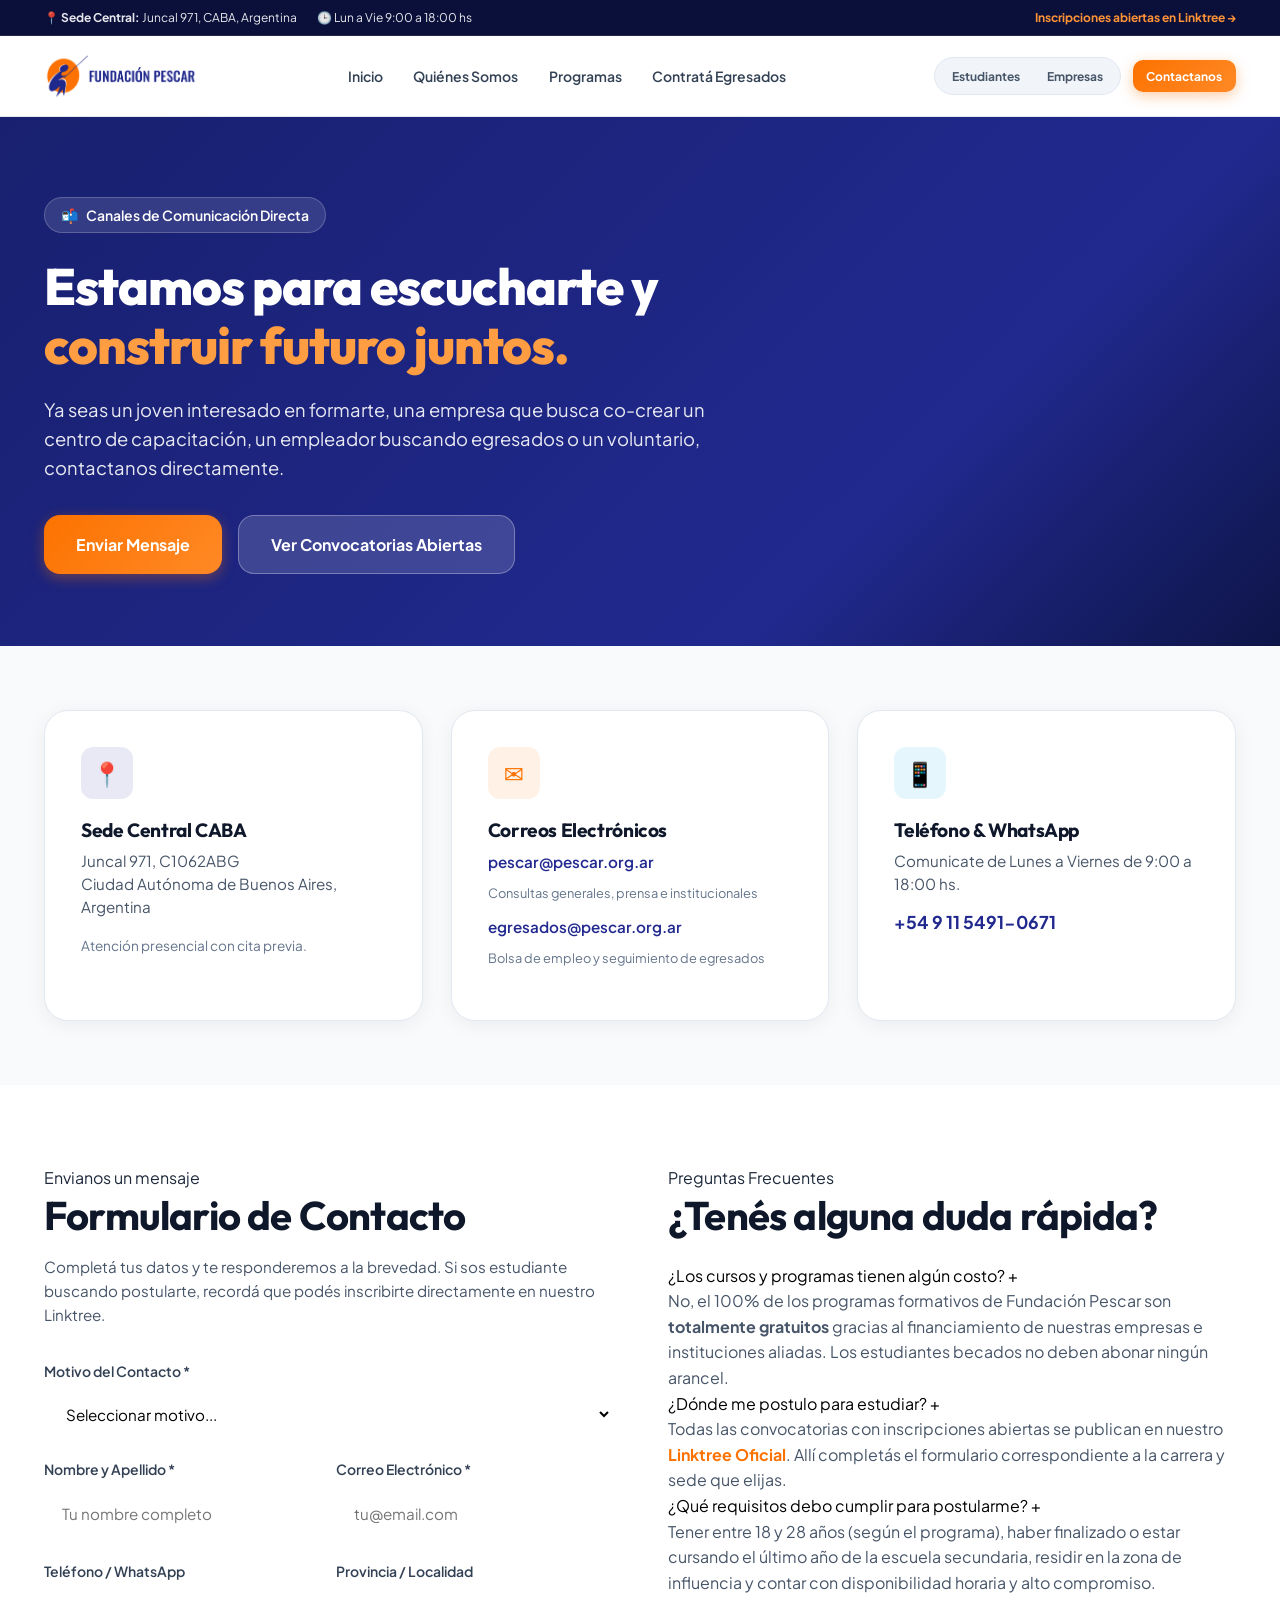
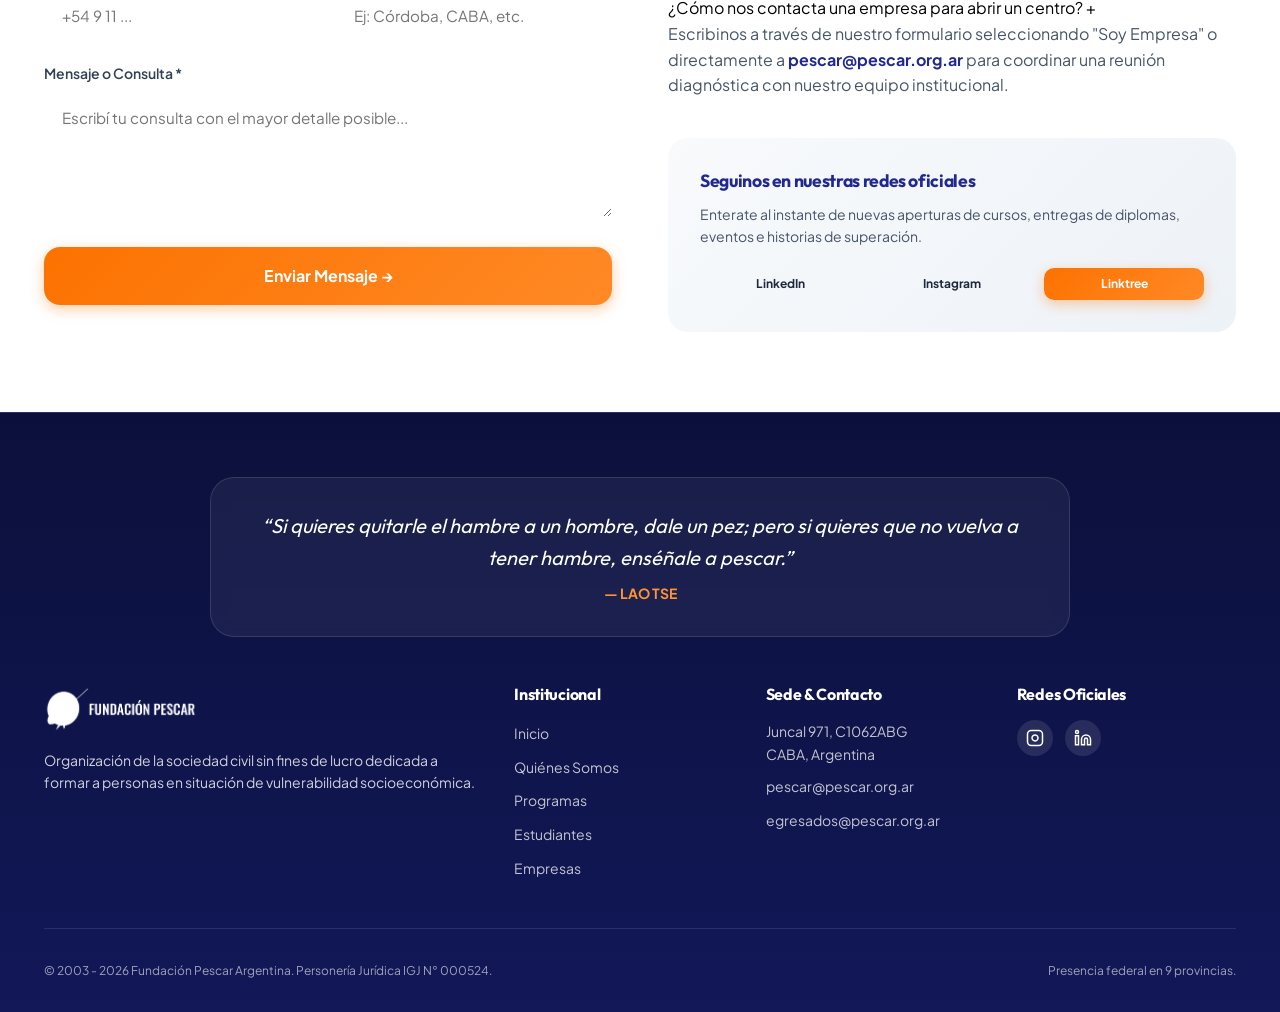
<file: contacto.html>
<!DOCTYPE html>
<html lang="es">
<head>
  <meta charset="UTF-8" />
  <meta name="viewport" content="width=device-width, initial-scale=1.0" />
  <title>Contacto | Fundación Pescar Argentina</title>
  <meta name="description" content="Contactate con la sede central de Fundación Pescar Argentina en CABA. Consultas sobre programas de formación, alianzas corporativas e inserción laboral." />
  
  <link rel="icon" type="image/png" href="assets/images/favicon-64x64px.png" />
  <link rel="apple-touch-icon" href="assets/images/favicon-180x180px-06.png" />
  <link rel="stylesheet" href="css/styles.css" />
</head>
<body>

  <!-- Top Announcement Bar -->
  <aside class="announcement-bar" aria-label="Anuncios y novedades">
    <div class="container announcement-inner">
      <div style="display: flex; align-items: center; gap: 1.25rem;">
        <span>📍 <strong>Sede Central:</strong> Juncal 971, CABA, Argentina</span>
        <span>🕒 Lun a Vie 9:00 a 18:00 hs</span>
      </div>
      <div>
        <a href="https://linktr.ee/fundacionpescar" target="_blank" rel="noopener noreferrer" class="announcement-link">
          Inscripciones abiertas en Linktree &rarr;
        </a>
      </div>
    </div>
  </aside>

    <!-- Site Header -->
  <header class="site-header">
    <div class="container">
      <nav class="navbar" aria-label="Navegación principal">
        <a href="index.html" class="brand-logo-link" aria-label="Inicio Fundación Pescar">
          <img src="assets/images/Logo-Pescar-2021-02.png" alt="Fundación Pescar Argentina" class="brand-logo-img" />
        </a>

        <ul class="nav-menu">
          <li><a href="index.html" class="nav-link">Inicio</a></li>
          <li><a href="quienes-somos.html" class="nav-link">Quiénes Somos</a></li>
          <li><a href="programas.html" class="nav-link">Programas</a></li>
          <li><a href="contrata-egresados.html" class="nav-link">Contratá Egresados</a></li>
        </ul>

        <div class="nav-actions">
          <div class="audience-pills" role="tablist">
            <a href="estudiantes.html" class="audience-pill">Estudiantes</a>
            <a href="empresas.html" class="audience-pill">Empresas</a>
          </div>
          <a href="contacto.html" class="btn btn-accent btn-sm btn-nav">Contactanos</a>
          
          <button class="mobile-toggle" aria-label="Abrir menú">
            <svg width="24" height="24" viewBox="0 0 24 24" fill="none" stroke="currentColor" stroke-width="2"><line x1="3" y1="12" x2="21" y2="12"></line><line x1="3" y1="6" x2="21" y2="6"></line><line x1="3" y1="18" x2="21" y2="18"></line></svg>
          </button>
        </div>
      </nav>
    </div>
  </header>

  <!-- Mobile Drawer -->
  <div class="mobile-drawer" id="mobileDrawer">
    <button class="drawer-close" id="drawerClose" aria-label="Cerrar menú">&times;</button>
    <a href="index.html" class="brand-logo-link" style="margin-bottom: 2rem;">
      <img src="assets/images/Logo-Pescar-2021-02.png" alt="Fundación Pescar" class="brand-logo-img" />
    </a>
    <ul class="mobile-nav-links">
      <li><a href="index.html">Inicio</a></li>
      <li><a href="quienes-somos.html">Quiénes Somos</a></li>
      <li><a href="programas.html">Programas</a></li>
      <li><a href="estudiantes.html">Estudiantes</a></li>
      <li><a href="empresas.html">Empresas</a></li>
      <li><a href="contrata-egresados.html">Contratá Egresados</a></li>
      <li><a href="contacto.html">Contacto</a></li>
    </ul>
    <div style="margin-top: auto; display: flex; flex-direction: column; gap: 0.75rem;">
      <a href="https://linktr.ee/fundacionpescar" target="_blank" class="btn btn-accent" style="width: 100%; text-align: center;">Postulate en Linktree</a>
      <a href="tel:+5491154910671" class="btn btn-outline" style="width: 100%; text-align: center;">Llamar por Teléfono</a>
    </div>
  </div>

  <main>
    <!-- HERO SECTION -->
    <section class="page-hero" style="background: linear-gradient(135deg, #18206f 0%, #21298f 70%, #0e1548 100%); color: var(--color-white); padding: 5rem 0 4.5rem;">
      <div class="container">
        <div style="max-width: 800px;">
          <div style="display: inline-flex; align-items: center; gap: 0.5rem; background: rgba(255, 255, 255, 0.12); backdrop-filter: blur(8px); padding: 0.35rem 1rem; border-radius: 999px; font-size: 0.875rem; font-weight: 600; margin-bottom: 1.5rem; border: 1px solid rgba(255, 255, 255, 0.2);">
            <span>📬</span>
            <span>Canales de Comunicación Directa</span>
          </div>
          <h1 style="color: var(--color-white); font-size: clamp(2.25rem, 4vw, 3.5rem); font-weight: 800; line-height: 1.15; margin-bottom: 1.25rem;">
            Estamos para escucharte y <br />
            <span style="color: #ff9d42;">construir futuro juntos.</span>
          </h1>
          <p style="font-size: 1.15rem; line-height: 1.6; color: rgba(255, 255, 255, 0.9); margin-bottom: 2rem; max-width: 700px;">
            Ya seas un joven interesado en formarte, una empresa que busca co-crear un centro de capacitación, un empleador buscando egresados o un voluntario, contactanos directamente.
          </p>
          <div style="display: flex; flex-wrap: wrap; gap: 1rem;">
            <a href="#formulario-contacto" class="btn btn-accent btn-lg">Enviar Mensaje</a>
            <a href="https://linktr.ee/fundacionpescar" target="_blank" rel="noopener noreferrer" class="btn btn-secondary btn-lg" style="background: rgba(255, 255, 255, 0.15); border: 1px solid rgba(255, 255, 255, 0.3); color: white;">Ver Convocatorias Abiertas</a>
          </div>
        </div>
      </div>
    </section>

    <!-- CONTACT CHANNELS CARDS -->
    <section class="section" style="background: var(--color-slate-50); padding: 4rem 0;">
      <div class="container">
        <div style="display: grid; grid-template-columns: repeat(auto-fit, minmax(280px, 1fr)); gap: 1.75rem;">
          
          <!-- Card 1: Sede Central -->
          <div class="card" style="padding: 2.25rem;">
            <div style="width: 52px; height: 52px; border-radius: 12px; background: rgba(33, 41, 143, 0.1); color: var(--color-pescar-blue); display: flex; align-items: center; justify-content: center; font-size: 1.5rem; margin-bottom: 1.25rem;">
              📍
            </div>
            <h3 style="font-size: 1.2rem; font-weight: 700; color: var(--color-slate-900); margin-bottom: 0.5rem;">Sede Central CABA</h3>
            <p style="color: var(--color-slate-600); font-size: 0.95rem; line-height: 1.5; margin-bottom: 1rem;">
              Juncal 971, C1062ABG<br />
              Ciudad Autónoma de Buenos Aires, Argentina
            </p>
            <div style="font-size: 0.85rem; color: var(--color-slate-500);">
              Atención presencial con cita previa.
            </div>
          </div>

          <!-- Card 2: Correo Institucional -->
          <div class="card" style="padding: 2.25rem;">
            <div style="width: 52px; height: 52px; border-radius: 12px; background: rgba(252, 114, 0, 0.1); color: var(--color-pescar-orange); display: flex; align-items: center; justify-content: center; font-size: 1.5rem; margin-bottom: 1.25rem;">
              ✉️
            </div>
            <h3 style="font-size: 1.2rem; font-weight: 700; color: var(--color-slate-900); margin-bottom: 0.5rem;">Correos Electrónicos</h3>
            <div style="display: flex; flex-direction: column; gap: 0.5rem; margin-bottom: 1rem;">
              <a href="mailto:pescar@pescar.org.ar" style="color: var(--color-pescar-blue); font-weight: 600; text-decoration: none; font-size: 0.95rem;">
                pescar@pescar.org.ar
              </a>
              <span style="font-size: 0.8rem; color: var(--color-slate-500);">Consultas generales, prensa e institucionales</span>
              
              <a href="mailto:egresados@pescar.org.ar" style="color: var(--color-pescar-blue); font-weight: 600; text-decoration: none; font-size: 0.95rem; margin-top: 0.25rem;">
                egresados@pescar.org.ar
              </a>
              <span style="font-size: 0.8rem; color: var(--color-slate-500);">Bolsa de empleo y seguimiento de egresados</span>
            </div>
          </div>

          <!-- Card 3: Teléfono y WhatsApp -->
          <div class="card" style="padding: 2.25rem;">
            <div style="width: 52px; height: 52px; border-radius: 12px; background: rgba(14, 165, 233, 0.1); color: var(--color-cyan); display: flex; align-items: center; justify-content: center; font-size: 1.5rem; margin-bottom: 1.25rem;">
              📱
            </div>
            <h3 style="font-size: 1.2rem; font-weight: 700; color: var(--color-slate-900); margin-bottom: 0.5rem;">Teléfono & WhatsApp</h3>
            <p style="color: var(--color-slate-600); font-size: 0.95rem; line-height: 1.5; margin-bottom: 0.75rem;">
              Comunicate de Lunes a Viernes de 9:00 a 18:00 hs.
            </p>
            <a href="tel:+5491154910671" style="display: inline-block; font-size: 1.1rem; font-weight: 700; color: var(--color-pescar-blue); text-decoration: none;">
              +54 9 11 5491-0671
            </a>
          </div>

        </div>
      </div>
    </section>

    <!-- CONTACT FORM & FAQ SECTION -->
    <section class="section" id="formulario-contacto" style="background: var(--color-white);">
      <div class="container">
        <div style="display: grid; grid-template-columns: repeat(auto-fit, minmax(320px, 1fr)); gap: 3.5rem;">
          
          <!-- Contact Form -->
          <div>
            <div class="section-tag">Envianos un mensaje</div>
            <h2 class="section-title" style="margin-bottom: 1rem;">Formulario de Contacto</h2>
            <p style="color: var(--color-slate-600); font-size: 0.95rem; margin-bottom: 2rem;">
              Completá tus datos y te responderemos a la brevedad. Si sos estudiante buscando postularte, recordá que podés inscribirte directamente en nuestro Linktree.
            </p>

            <form id="contactForm" class="pescar-form" onsubmit="event.preventDefault(); alert('¡Mensaje enviado con éxito! Nos comunicaremos con vos pronto.'); this.reset();">
              <div style="margin-bottom: 1.25rem;">
                <label for="contactSubject" style="display: block; font-size: 0.875rem; font-weight: 600; color: var(--color-slate-700); margin-bottom: 0.5rem;">Motivo del Contacto *</label>
                <select id="contactSubject" required style="width: 100%; padding: 0.85rem 1.15rem; border-radius: 0.75rem; border: 1px solid var(--color-border); font-size: 0.95rem; background: white;">
                  <option value="">Seleccionar motivo...</option>
                  <option value="estudiante">Quiero capacitarme / Información de Cursos</option>
                  <option value="empresa">Soy Empresa / Quiero crear una alianza</option>
                  <option value="rrhh">Busco contratar egresados Pescar</option>
                  <option value="voluntariado">Quiero ser Voluntario / Mentor</option>
                  <option value="donacion">Donaciones y Aportes</option>
                  <option value="prensa">Prensa y Comunicación</option>
                  <option value="otro">Otro motivo</option>
                </select>
              </div>

              <div style="display: grid; grid-template-columns: 1fr 1fr; gap: 1rem; margin-bottom: 1.25rem;">
                <div>
                  <label for="fullName" style="display: block; font-size: 0.875rem; font-weight: 600; color: var(--color-slate-700); margin-bottom: 0.5rem;">Nombre y Apellido *</label>
                  <input type="text" id="fullName" required placeholder="Tu nombre completo" style="width: 100%; padding: 0.85rem 1.15rem; border-radius: 0.75rem; border: 1px solid var(--color-border); font-size: 0.95rem;" />
                </div>
                <div>
                  <label for="email" style="display: block; font-size: 0.875rem; font-weight: 600; color: var(--color-slate-700); margin-bottom: 0.5rem;">Correo Electrónico *</label>
                  <input type="email" id="email" required placeholder="tu@email.com" style="width: 100%; padding: 0.85rem 1.15rem; border-radius: 0.75rem; border: 1px solid var(--color-border); font-size: 0.95rem;" />
                </div>
              </div>

              <div style="display: grid; grid-template-columns: 1fr 1fr; gap: 1rem; margin-bottom: 1.25rem;">
                <div>
                  <label for="phone" style="display: block; font-size: 0.875rem; font-weight: 600; color: var(--color-slate-700); margin-bottom: 0.5rem;">Teléfono / WhatsApp</label>
                  <input type="tel" id="phone" placeholder="+54 9 11 ..." style="width: 100%; padding: 0.85rem 1.15rem; border-radius: 0.75rem; border: 1px solid var(--color-border); font-size: 0.95rem;" />
                </div>
                <div>
                  <label for="location" style="display: block; font-size: 0.875rem; font-weight: 600; color: var(--color-slate-700); margin-bottom: 0.5rem;">Provincia / Localidad</label>
                  <input type="text" id="location" placeholder="Ej: Córdoba, CABA, etc." style="width: 100%; padding: 0.85rem 1.15rem; border-radius: 0.75rem; border: 1px solid var(--color-border); font-size: 0.95rem;" />
                </div>
              </div>

              <div style="margin-bottom: 1.5rem;">
                <label for="message" style="display: block; font-size: 0.875rem; font-weight: 600; color: var(--color-slate-700); margin-bottom: 0.5rem;">Mensaje o Consulta *</label>
                <textarea id="message" required rows="4" placeholder="Escribí tu consulta con el mayor detalle posible..." style="width: 100%; padding: 0.85rem 1.15rem; border-radius: 0.75rem; border: 1px solid var(--color-border); font-size: 0.95rem; font-family: inherit;"></textarea>
              </div>

              <button type="submit" class="btn btn-accent btn-lg" style="width: 100%;">
                Enviar Mensaje &rarr;
              </button>
            </form>
          </div>

          <!-- Quick FAQ and Official Channels -->
          <div>
            <div class="section-tag">Preguntas Frecuentes</div>
            <h2 class="section-title" style="margin-bottom: 1.5rem;">¿Tenés alguna duda rápida?</h2>

            <div class="faq-list" style="margin-bottom: 2.5rem;">
              <div class="faq-item">
                <button class="faq-question">
                  <span>¿Los cursos y programas tienen algún costo?</span>
                  <span class="faq-icon">+</span>
                </button>
                <div class="faq-answer">
                  <p>No, el 100% de los programas formativos de Fundación Pescar son <strong>totalmente gratuitos</strong> gracias al financiamiento de nuestras empresas e instituciones aliadas. Los estudiantes becados no deben abonar ningún arancel.</p>
                </div>
              </div>

              <div class="faq-item">
                <button class="faq-question">
                  <span>¿Dónde me postulo para estudiar?</span>
                  <span class="faq-icon">+</span>
                </button>
                <div class="faq-answer">
                  <p>Todas las convocatorias con inscripciones abiertas se publican en nuestro <a href="https://linktr.ee/fundacionpescar" target="_blank" rel="noopener noreferrer" style="color: var(--color-pescar-orange); font-weight: bold;">Linktree Oficial</a>. Allí completás el formulario correspondiente a la carrera y sede que elijas.</p>
                </div>
              </div>

              <div class="faq-item">
                <button class="faq-question">
                  <span>¿Qué requisitos debo cumplir para postularme?</span>
                  <span class="faq-icon">+</span>
                </button>
                <div class="faq-answer">
                  <p>Tener entre 18 y 28 años (según el programa), haber finalizado o estar cursando el último año de la escuela secundaria, residir en la zona de influencia y contar con disponibilidad horaria y alto compromiso.</p>
                </div>
              </div>

              <div class="faq-item">
                <button class="faq-question">
                  <span>¿Cómo nos contacta una empresa para abrir un centro?</span>
                  <span class="faq-icon">+</span>
                </button>
                <div class="faq-answer">
                  <p>Escribinos a través de nuestro formulario seleccionando "Soy Empresa" o directamente a <a href="mailto:pescar@pescar.org.ar" style="color: var(--color-pescar-blue); font-weight: bold;">pescar@pescar.org.ar</a> para coordinar una reunión diagnóstica con nuestro equipo institucional.</p>
                </div>
              </div>
            </div>

            <!-- Social Connect Card -->
            <div style="background: linear-gradient(135deg, #f8fafc 0%, #edf2f7 100%); border-radius: 1.25rem; padding: 2rem; border: 1px solid var(--color-border);">
              <h4 style="font-size: 1.1rem; font-weight: 700; color: var(--color-pescar-blue); margin-bottom: 0.75rem;">
                Seguinos en nuestras redes oficiales
              </h4>
              <p style="font-size: 0.875rem; color: var(--color-slate-600); margin-bottom: 1.25rem;">
                Enterate al instante de nuevas aperturas de cursos, entregas de diplomas, eventos e historias de superación.
              </p>
              <div style="display: flex; gap: 0.75rem;">
                <a href="https://www.linkedin.com/company/fundacionpescar/posts/" target="_blank" rel="noopener noreferrer" class="btn btn-outline btn-sm" style="flex: 1; text-align: center;">
                  LinkedIn
                </a>
                <a href="https://instagram.com/fundacionpescar" target="_blank" rel="noopener noreferrer" class="btn btn-outline btn-sm" style="flex: 1; text-align: center;">
                  Instagram
                </a>
                <a href="https://linktr.ee/fundacionpescar" target="_blank" rel="noopener noreferrer" class="btn btn-accent btn-sm" style="flex: 1; text-align: center;">
                  Linktree
                </a>
              </div>
            </div>

          </div>

        </div>
      </div>
    </section>
  </main>

  <!-- SITE FOOTER -->
  <footer class="site-footer">
    <div class="container">
      <div class="footer-quote-banner">
        <blockquote class="footer-quote-text">
          “Si quieres quitarle el hambre a un hombre, dale un pez; pero si quieres que no vuelva a tener hambre, enséñale a pescar.”
        </blockquote>
        <div class="footer-quote-author">— LAO TSE</div>
      </div>

      <div class="footer-grid">
        <div>
          <img src="assets/images/Logo-Pescar-2021-02.png" alt="Fundación Pescar" style="height: 48px; margin-bottom: 1rem; filter: brightness(0) invert(1);" />
          <p style="font-size: 0.875rem; color: rgba(255, 255, 255, 0.8);">
            Organización de la sociedad civil sin fines de lucro dedicada a formar a personas en situación de vulnerabilidad socioeconómica.
          </p>
        </div>

        <div>
          <h4 class="footer-col-title">Institucional</h4>
          <ul class="footer-links">
            <li><a href="index.html" class="footer-link">Inicio</a></li>
            <li><a href="quienes-somos.html" class="footer-link">Quiénes Somos</a></li>
            <li><a href="programas.html" class="footer-link">Programas</a></li>
            <li><a href="estudiantes.html" class="footer-link">Estudiantes</a></li>
            <li><a href="empresas.html" class="footer-link">Empresas</a></li>
          </ul>
        </div>

        <div>
          <h4 class="footer-col-title">Sede & Contacto</h4>
          <ul class="footer-links">
            <li style="color: rgba(255, 255, 255, 0.75); font-size: 0.875rem;">
              Juncal 971, C1062ABG<br />
              CABA, Argentina
            </li>
            <li><a href="mailto:pescar@pescar.org.ar" class="footer-link">pescar@pescar.org.ar</a></li>
            <li><a href="mailto:egresados@pescar.org.ar" class="footer-link">egresados@pescar.org.ar</a></li>
          </ul>
        </div>

        <div>
          <h4 class="footer-col-title">Redes Oficiales</h4>
          <div class="social-links">
            <a href="https://instagram.com/fundacionpescar" target="_blank" rel="noopener noreferrer" class="social-btn" aria-label="Instagram">
              <svg width="18" height="18" viewBox="0 0 24 24" fill="none" stroke="currentColor" stroke-width="2"><rect x="2" y="2" width="20" height="20" rx="5" ry="5"></rect><path d="M16 11.37A4 4 0 1 1 12.63 8 4 4 0 0 1 16 11.37z"></path></svg>
            </a>
            <a href="https://www.linkedin.com/company/fundacionpescar/posts/" target="_blank" rel="noopener noreferrer" class="social-btn" aria-label="LinkedIn">
              <svg width="18" height="18" viewBox="0 0 24 24" fill="none" stroke="currentColor" stroke-width="2"><path d="M16 8a6 6 0 0 1 6 6v7h-4v-7a2 2 0 0 0-2-2 2 2 0 0 0-2 2v7h-4v-7a6 6 0 0 1 6-6z"></path><rect x="2" y="9" width="4" height="12"></rect><circle cx="4" cy="4" r="2"></circle></svg>
            </a>
          </div>
        </div>
      </div>

      <div class="footer-bottom">
        <div>© 2003 - 2026 Fundación Pescar Argentina. Personería Jurídica IGJ N° 000524.</div>
        <div>Presencia federal en 9 provincias.</div>
      </div>
    </div>
  </footer>

  <script src="js/main.js"></script>
</body>
</html>
</file>
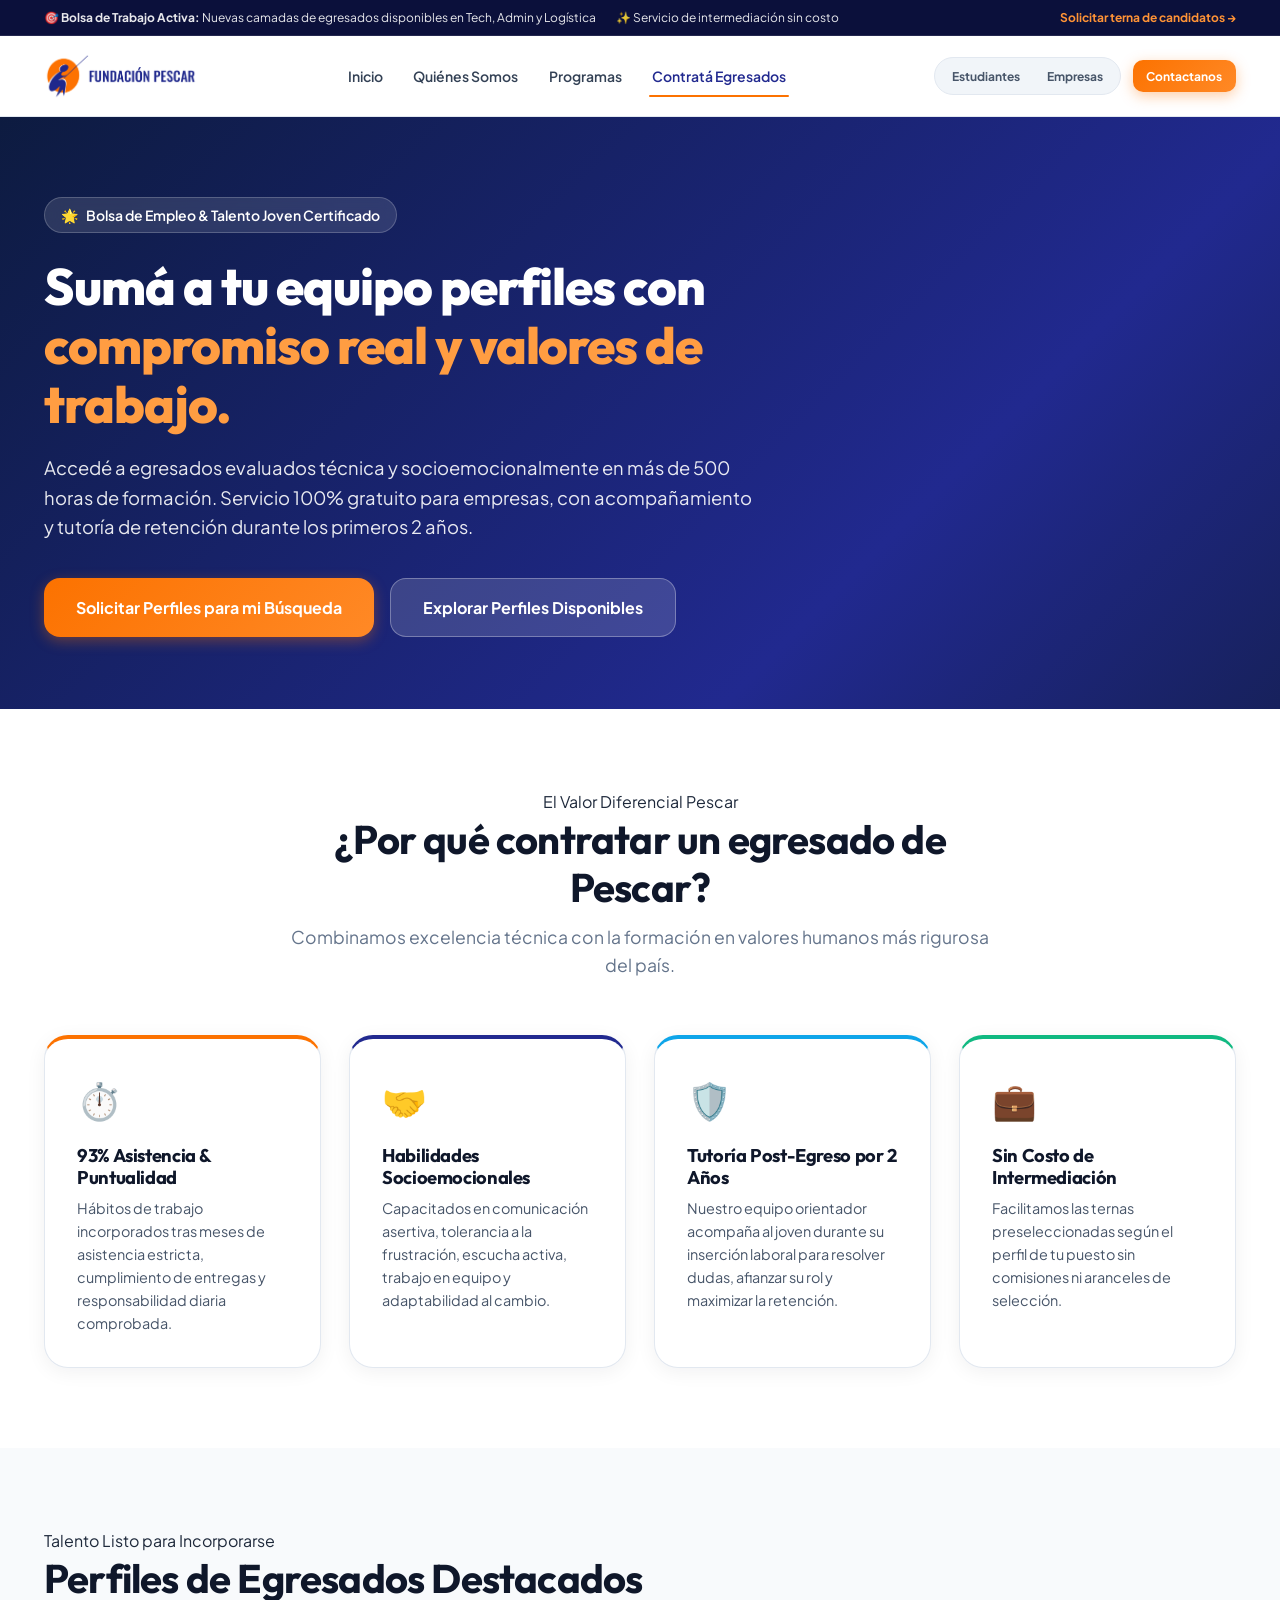
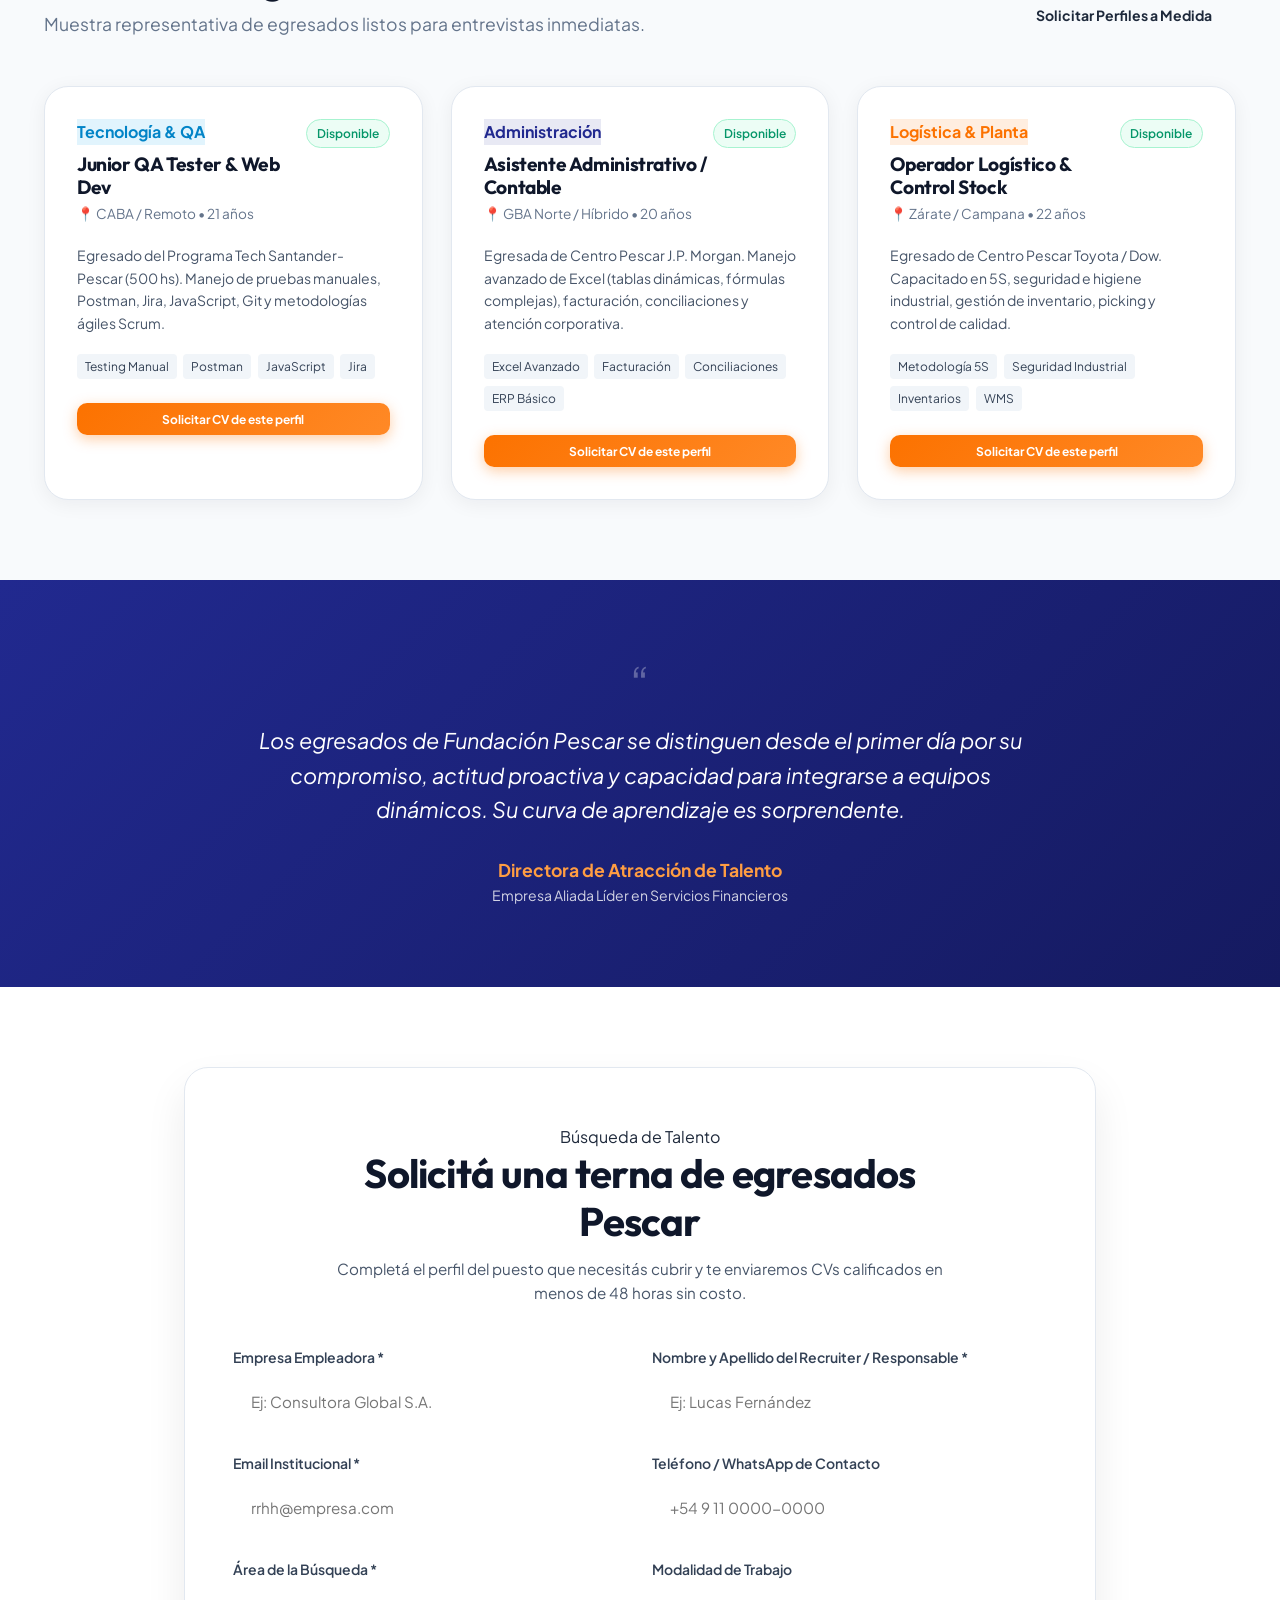
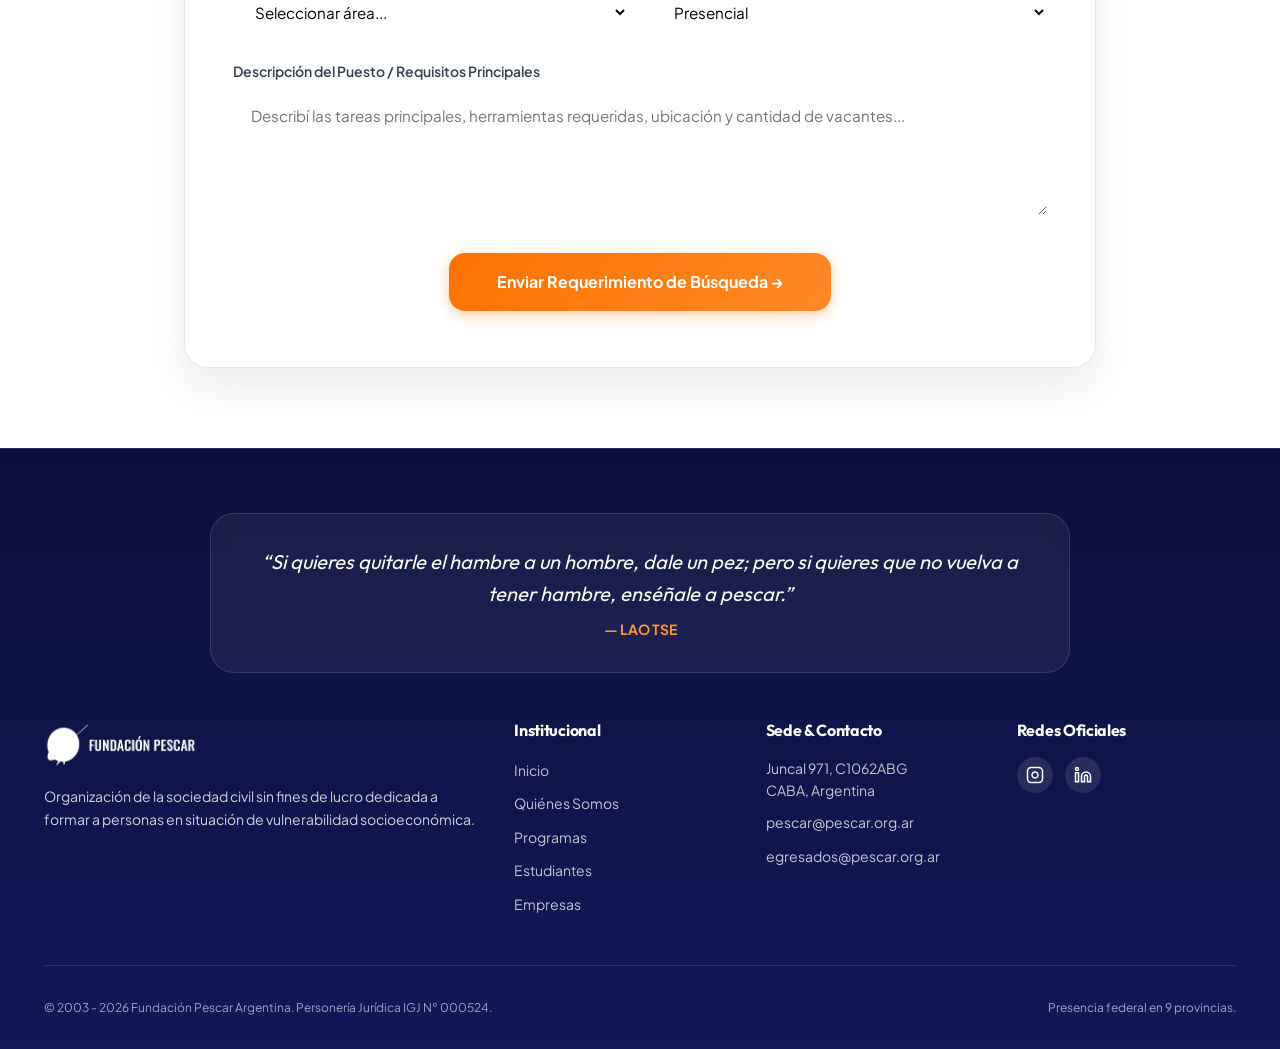
<file: contrata-egresados.html>
<!DOCTYPE html>
<html lang="es">
<head>
  <meta charset="UTF-8" />
  <meta name="viewport" content="width=device-width, initial-scale=1.0" />
  <title>Contratá Egresados Pescar | Bolsa de Empleo y Talento Joven</title>
  <meta name="description" content="Accedé a perfiles jóvenes capacitados en competencias técnicas y habilidades socioemocionales. Selección sin costo y con seguimiento de tutoría por 2 años." />
  
  <link rel="icon" type="image/png" href="assets/images/favicon-64x64px.png" />
  <link rel="apple-touch-icon" href="assets/images/favicon-180x180px-06.png" />
  <link rel="stylesheet" href="css/styles.css" />
</head>
<body>

  <!-- Top Announcement Bar -->
  <aside class="announcement-bar" aria-label="Anuncios y novedades">
    <div class="container announcement-inner">
      <div style="display: flex; align-items: center; gap: 1.25rem;">
        <span>🎯 <strong>Bolsa de Trabajo Activa:</strong> Nuevas camadas de egresados disponibles en Tech, Admin y Logística</span>
        <span>✨ Servicio de intermediación sin costo</span>
      </div>
      <div>
        <a href="#solicitud-talento" class="announcement-link">
          Solicitar terna de candidatos &rarr;
        </a>
      </div>
    </div>
  </aside>

    <!-- Site Header -->
  <header class="site-header">
    <div class="container">
      <nav class="navbar" aria-label="Navegación principal">
        <a href="index.html" class="brand-logo-link" aria-label="Inicio Fundación Pescar">
          <img src="assets/images/Logo-Pescar-2021-02.png" alt="Fundación Pescar Argentina" class="brand-logo-img" />
        </a>

        <ul class="nav-menu">
          <li><a href="index.html" class="nav-link">Inicio</a></li>
          <li><a href="quienes-somos.html" class="nav-link">Quiénes Somos</a></li>
          <li><a href="programas.html" class="nav-link">Programas</a></li>
          <li><a href="contrata-egresados.html" class="nav-link active">Contratá Egresados</a></li>
        </ul>

        <div class="nav-actions">
          <div class="audience-pills" role="tablist">
            <a href="estudiantes.html" class="audience-pill">Estudiantes</a>
            <a href="empresas.html" class="audience-pill">Empresas</a>
          </div>
          <a href="contacto.html" class="btn btn-accent btn-sm btn-nav">Contactanos</a>
          
          <button class="mobile-toggle" aria-label="Abrir menú">
            <svg width="24" height="24" viewBox="0 0 24 24" fill="none" stroke="currentColor" stroke-width="2"><line x1="3" y1="12" x2="21" y2="12"></line><line x1="3" y1="6" x2="21" y2="6"></line><line x1="3" y1="18" x2="21" y2="18"></line></svg>
          </button>
        </div>
      </nav>
    </div>
  </header>

  <!-- Mobile Drawer -->
  <div class="mobile-drawer" id="mobileDrawer">
    <button class="drawer-close" id="drawerClose" aria-label="Cerrar menú">&times;</button>
    <a href="index.html" class="brand-logo-link" style="margin-bottom: 2rem;">
      <img src="assets/images/Logo-Pescar-2021-02.png" alt="Fundación Pescar" class="brand-logo-img" />
    </a>
    <ul class="mobile-nav-links">
      <li><a href="index.html">Inicio</a></li>
      <li><a href="quienes-somos.html">Quiénes Somos</a></li>
      <li><a href="programas.html">Programas</a></li>
      <li><a href="estudiantes.html">Estudiantes</a></li>
      <li><a href="empresas.html">Empresas</a></li>
      <li><a href="contrata-egresados.html">Contratá Egresados</a></li>
      <li><a href="contacto.html">Contacto</a></li>
    </ul>
    <div style="margin-top: auto; display: flex; flex-direction: column; gap: 0.75rem;">
      <a href="#solicitud-talento" class="btn btn-accent" style="width: 100%; text-align: center;">Pedir Candidatos</a>
      <a href="empresas.html" class="btn btn-outline" style="width: 100%; text-align: center;">Alianzas Corporativas</a>
    </div>
  </div>

  <main>
    <!-- HERO SECTION -->
    <section class="page-hero" style="background: linear-gradient(135deg, #0d1b40 0%, #21298f 70%, #17215c 100%); color: var(--color-white); padding: 5rem 0 4.5rem;">
      <div class="container">
        <div style="max-width: 820px;">
          <div style="display: inline-flex; align-items: center; gap: 0.5rem; background: rgba(255, 255, 255, 0.12); backdrop-filter: blur(8px); padding: 0.35rem 1rem; border-radius: 999px; font-size: 0.875rem; font-weight: 600; margin-bottom: 1.5rem; border: 1px solid rgba(255, 255, 255, 0.2);">
            <span>🌟</span>
            <span>Bolsa de Empleo & Talento Joven Certificado</span>
          </div>
          <h1 style="color: var(--color-white); font-size: clamp(2.25rem, 4vw, 3.5rem); font-weight: 800; line-height: 1.15; margin-bottom: 1.25rem;">
            Sumá a tu equipo perfiles con <br />
            <span style="color: #ff9d42;">compromiso real y valores de trabajo.</span>
          </h1>
          <p style="font-size: 1.15rem; line-height: 1.6; color: rgba(255, 255, 255, 0.9); margin-bottom: 2.25rem; max-width: 720px;">
            Accedé a egresados evaluados técnica y socioemocionalmente en más de 500 horas de formación. Servicio 100% gratuito para empresas, con acompañamiento y tutoría de retención durante los primeros 2 años.
          </p>
          <div style="display: flex; flex-wrap: wrap; gap: 1rem;">
            <a href="#solicitud-talento" class="btn btn-accent btn-lg">Solicitar Perfiles para mi Búsqueda</a>
            <a href="#perfiles-destacados" class="btn btn-secondary btn-lg" style="background: rgba(255, 255, 255, 0.15); border: 1px solid rgba(255, 255, 255, 0.3); color: white;">Explorar Perfiles Disponibles</a>
          </div>
        </div>
      </div>
    </section>

    <!-- 4 DIFFERENTIATORS -->
    <section class="section" style="background: var(--color-white);">
      <div class="container">
        <div style="text-align: center; max-width: 700px; margin: 0 auto 3.5rem;">
          <div class="section-tag">El Valor Diferencial Pescar</div>
          <h2 class="section-title">¿Por qué contratar un egresado de Pescar?</h2>
          <p class="section-subtitle">
            Combinamos excelencia técnica con la formación en valores humanos más rigurosa del país.
          </p>
        </div>

        <div style="display: grid; grid-template-columns: repeat(auto-fit, minmax(260px, 1fr)); gap: 1.75rem;">
          <div class="card" style="padding: 2rem; border-top: 4px solid var(--color-pescar-orange);">
            <div style="font-size: 2.25rem; margin-bottom: 1rem;">⏱️</div>
            <h3 style="font-size: 1.15rem; font-weight: 700; color: var(--color-slate-900); margin-bottom: 0.5rem;">93% Asistencia & Puntualidad</h3>
            <p style="color: var(--color-slate-600); font-size: 0.9rem; line-height: 1.6; margin: 0;">
              Hábitos de trabajo incorporados tras meses de asistencia estricta, cumplimiento de entregas y responsabilidad diaria comprobada.
            </p>
          </div>

          <div class="card" style="padding: 2rem; border-top: 4px solid var(--color-pescar-blue);">
            <div style="font-size: 2.25rem; margin-bottom: 1rem;">🤝</div>
            <h3 style="font-size: 1.15rem; font-weight: 700; color: var(--color-slate-900); margin-bottom: 0.5rem;">Habilidades Socioemocionales</h3>
            <p style="color: var(--color-slate-600); font-size: 0.9rem; line-height: 1.6; margin: 0;">
              Capacitados en comunicación asertiva, tolerancia a la frustración, escucha activa, trabajo en equipo y adaptabilidad al cambio.
            </p>
          </div>

          <div class="card" style="padding: 2rem; border-top: 4px solid var(--color-cyan);">
            <div style="font-size: 2.25rem; margin-bottom: 1rem;">🛡️</div>
            <h3 style="font-size: 1.15rem; font-weight: 700; color: var(--color-slate-900); margin-bottom: 0.5rem;">Tutoría Post-Egreso por 2 Años</h3>
            <p style="color: var(--color-slate-600); font-size: 0.9rem; line-height: 1.6; margin: 0;">
              Nuestro equipo orientador acompaña al joven durante su inserción laboral para resolver dudas, afianzar su rol y maximizar la retención.
            </p>
          </div>

          <div class="card" style="padding: 2rem; border-top: 4px solid #10b981;">
            <div style="font-size: 2.25rem; margin-bottom: 1rem;">💼</div>
            <h3 style="font-size: 1.15rem; font-weight: 700; color: var(--color-slate-900); margin-bottom: 0.5rem;">Sin Costo de Intermediación</h3>
            <p style="color: var(--color-slate-600); font-size: 0.9rem; line-height: 1.6; margin: 0;">
              Facilitamos las ternas preseleccionadas según el perfil de tu puesto sin comisiones ni aranceles de selección.
            </p>
          </div>
        </div>
      </div>
    </section>

    <!-- CANDIDATE POOL PREVIEW -->
    <section class="section" id="perfiles-destacados" style="background: var(--color-slate-50);">
      <div class="container">
        <div style="display: flex; justify-content: space-between; align-items: flex-end; flex-wrap: wrap; gap: 1rem; margin-bottom: 3rem;">
          <div>
            <div class="section-tag">Talento Listo para Incorporarse</div>
            <h2 class="section-title" style="margin-bottom: 0.5rem;">Perfiles de Egresados Destacados</h2>
            <p class="section-subtitle" style="margin: 0;">Muestra representativa de egresados listos para entrevistas inmediatas.</p>
          </div>
          <a href="#solicitud-talento" class="btn btn-outline">Solicitar Perfiles a Medida</a>
        </div>

        <div style="display: grid; grid-template-columns: repeat(auto-fit, minmax(320px, 1fr)); gap: 1.75rem;">
          <!-- Profile 1 -->
          <div class="card" style="padding: 2rem;">
            <div style="display: flex; justify-content: space-between; align-items: flex-start; margin-bottom: 1.25rem;">
              <div>
                <span class="badge" style="background: rgba(14, 165, 233, 0.12); color: #0284c7; font-weight: 700; margin-bottom: 0.5rem; display: inline-block;">Tecnología & QA</span>
                <h3 style="font-size: 1.2rem; font-weight: 700; color: var(--color-slate-900); margin: 0;">Junior QA Tester & Web Dev</h3>
                <div style="font-size: 0.85rem; color: var(--color-slate-500); margin-top: 0.25rem;">📍 CABA / Remoto • 21 años</div>
              </div>
              <span style="font-size: 0.75rem; background: #ecfdf5; color: #059669; padding: 0.25rem 0.6rem; border-radius: 999px; font-weight: 600; border: 1px solid #a7f3d0;">Disponible</span>
            </div>
            <p style="color: var(--color-slate-600); font-size: 0.875rem; line-height: 1.6; margin-bottom: 1.25rem;">
              Egresado del Programa Tech Santander-Pescar (500 hs). Manejo de pruebas manuales, Postman, Jira, JavaScript, Git y metodologías ágiles Scrum.
            </p>
            <div style="display: flex; flex-wrap: wrap; gap: 0.4rem; margin-bottom: 1.5rem;">
              <span style="font-size: 0.75rem; background: var(--color-slate-100); padding: 0.2rem 0.5rem; border-radius: 4px; color: var(--color-slate-700);">Testing Manual</span>
              <span style="font-size: 0.75rem; background: var(--color-slate-100); padding: 0.2rem 0.5rem; border-radius: 4px; color: var(--color-slate-700);">Postman</span>
              <span style="font-size: 0.75rem; background: var(--color-slate-100); padding: 0.2rem 0.5rem; border-radius: 4px; color: var(--color-slate-700);">JavaScript</span>
              <span style="font-size: 0.75rem; background: var(--color-slate-100); padding: 0.2rem 0.5rem; border-radius: 4px; color: var(--color-slate-700);">Jira</span>
            </div>
            <a href="#solicitud-talento" class="btn btn-accent btn-sm" style="width: 100%; text-align: center;">Solicitar CV de este perfil</a>
          </div>

          <!-- Profile 2 -->
          <div class="card" style="padding: 2rem;">
            <div style="display: flex; justify-content: space-between; align-items: flex-start; margin-bottom: 1.25rem;">
              <div>
                <span class="badge" style="background: rgba(33, 41, 143, 0.1); color: var(--color-pescar-blue); font-weight: 700; margin-bottom: 0.5rem; display: inline-block;">Administración</span>
                <h3 style="font-size: 1.2rem; font-weight: 700; color: var(--color-slate-900); margin: 0;">Asistente Administrativo / Contable</h3>
                <div style="font-size: 0.85rem; color: var(--color-slate-500); margin-top: 0.25rem;">📍 GBA Norte / Híbrido • 20 años</div>
              </div>
              <span style="font-size: 0.75rem; background: #ecfdf5; color: #059669; padding: 0.25rem 0.6rem; border-radius: 999px; font-weight: 600; border: 1px solid #a7f3d0;">Disponible</span>
            </div>
            <p style="color: var(--color-slate-600); font-size: 0.875rem; line-height: 1.6; margin-bottom: 1.25rem;">
              Egresada de Centro Pescar J.P. Morgan. Manejo avanzado de Excel (tablas dinámicas, fórmulas complejas), facturación, conciliaciones y atención corporativa.
            </p>
            <div style="display: flex; flex-wrap: wrap; gap: 0.4rem; margin-bottom: 1.5rem;">
              <span style="font-size: 0.75rem; background: var(--color-slate-100); padding: 0.2rem 0.5rem; border-radius: 4px; color: var(--color-slate-700);">Excel Avanzado</span>
              <span style="font-size: 0.75rem; background: var(--color-slate-100); padding: 0.2rem 0.5rem; border-radius: 4px; color: var(--color-slate-700);">Facturación</span>
              <span style="font-size: 0.75rem; background: var(--color-slate-100); padding: 0.2rem 0.5rem; border-radius: 4px; color: var(--color-slate-700);">Conciliaciones</span>
              <span style="font-size: 0.75rem; background: var(--color-slate-100); padding: 0.2rem 0.5rem; border-radius: 4px; color: var(--color-slate-700);">ERP Básico</span>
            </div>
            <a href="#solicitud-talento" class="btn btn-accent btn-sm" style="width: 100%; text-align: center;">Solicitar CV de este perfil</a>
          </div>

          <!-- Profile 3 -->
          <div class="card" style="padding: 2rem;">
            <div style="display: flex; justify-content: space-between; align-items: flex-start; margin-bottom: 1.25rem;">
              <div>
                <span class="badge" style="background: rgba(252, 114, 0, 0.12); color: var(--color-pescar-orange); font-weight: 700; margin-bottom: 0.5rem; display: inline-block;">Logística & Planta</span>
                <h3 style="font-size: 1.2rem; font-weight: 700; color: var(--color-slate-900); margin: 0;">Operador Logístico & Control Stock</h3>
                <div style="font-size: 0.85rem; color: var(--color-slate-500); margin-top: 0.25rem;">📍 Zárate / Campana • 22 años</div>
              </div>
              <span style="font-size: 0.75rem; background: #ecfdf5; color: #059669; padding: 0.25rem 0.6rem; border-radius: 999px; font-weight: 600; border: 1px solid #a7f3d0;">Disponible</span>
            </div>
            <p style="color: var(--color-slate-600); font-size: 0.875rem; line-height: 1.6; margin-bottom: 1.25rem;">
              Egresado de Centro Pescar Toyota / Dow. Capacitado en 5S, seguridad e higiene industrial, gestión de inventario, picking y control de calidad.
            </p>
            <div style="display: flex; flex-wrap: wrap; gap: 0.4rem; margin-bottom: 1.5rem;">
              <span style="font-size: 0.75rem; background: var(--color-slate-100); padding: 0.2rem 0.5rem; border-radius: 4px; color: var(--color-slate-700);">Metodología 5S</span>
              <span style="font-size: 0.75rem; background: var(--color-slate-100); padding: 0.2rem 0.5rem; border-radius: 4px; color: var(--color-slate-700);">Seguridad Industrial</span>
              <span style="font-size: 0.75rem; background: var(--color-slate-100); padding: 0.2rem 0.5rem; border-radius: 4px; color: var(--color-slate-700);">Inventarios</span>
              <span style="font-size: 0.75rem; background: var(--color-slate-100); padding: 0.2rem 0.5rem; border-radius: 4px; color: var(--color-slate-700);">WMS</span>
            </div>
            <a href="#solicitud-talento" class="btn btn-accent btn-sm" style="width: 100%; text-align: center;">Solicitar CV de este perfil</a>
          </div>
        </div>
      </div>
    </section>

    <!-- TESTIMONIAL QUOTE -->
    <section class="section" style="background: linear-gradient(135deg, #21298f 0%, #151a60 100%); color: white;">
      <div class="container" style="max-width: 850px; text-align: center;">
        <div style="font-size: 3rem; opacity: 0.3; line-height: 1; margin-bottom: 1rem;">“</div>
        <blockquote style="font-size: 1.35rem; font-style: italic; line-height: 1.6; margin-bottom: 1.75rem;">
          Los egresados de Fundación Pescar se distinguen desde el primer día por su compromiso, actitud proactiva y capacidad para integrarse a equipos dinámicos. Su curva de aprendizaje es sorprendente.
        </blockquote>
        <div style="font-weight: 700; font-size: 1.1rem; color: #ff9d42;">Directora de Atracción de Talento</div>
        <div style="font-size: 0.875rem; opacity: 0.8;">Empresa Aliada Líder en Servicios Financieros</div>
      </div>
    </section>

    <!-- TALENT REQUEST FORM -->
    <section class="section" id="solicitud-talento" style="background: var(--color-white);">
      <div class="container" style="max-width: 960px;">
        <div class="card" style="padding: 3.5rem 3rem; box-shadow: 0 20px 40px rgba(0,0,0,0.08); border-radius: 1.5rem;">
          <div style="text-align: center; max-width: 650px; margin: 0 auto 2.5rem;">
            <div class="section-tag">Búsqueda de Talento</div>
            <h2 class="section-title">Solicitá una terna de egresados Pescar</h2>
            <p style="color: var(--color-slate-600); font-size: 0.95rem;">
              Completá el perfil del puesto que necesitás cubrir y te enviaremos CVs calificados en menos de 48 horas sin costo.
            </p>
          </div>

          <form id="talentRequestForm" class="pescar-form" onsubmit="event.preventDefault(); alert('¡Solicitud recibida! Nuestro equipo de Inserción Laboral te enviará una terna de candidatos acordes.'); this.reset();">
            <div style="display: grid; grid-template-columns: repeat(auto-fit, minmax(280px, 1fr)); gap: 1.5rem; margin-bottom: 1.5rem;">
              <div>
                <label for="companyNameTalent" style="display: block; font-size: 0.875rem; font-weight: 600; color: var(--color-slate-700); margin-bottom: 0.5rem;">Empresa Empleadora *</label>
                <input type="text" id="companyNameTalent" required placeholder="Ej: Consultora Global S.A." style="width: 100%; padding: 0.85rem 1.15rem; border-radius: 0.75rem; border: 1px solid var(--color-border); font-size: 0.95rem;" />
              </div>
              <div>
                <label for="recruiterName" style="display: block; font-size: 0.875rem; font-weight: 600; color: var(--color-slate-700); margin-bottom: 0.5rem;">Nombre y Apellido del Recruiter / Responsable *</label>
                <input type="text" id="recruiterName" required placeholder="Ej: Lucas Fernández" style="width: 100%; padding: 0.85rem 1.15rem; border-radius: 0.75rem; border: 1px solid var(--color-border); font-size: 0.95rem;" />
              </div>
            </div>

            <div style="display: grid; grid-template-columns: repeat(auto-fit, minmax(280px, 1fr)); gap: 1.5rem; margin-bottom: 1.5rem;">
              <div>
                <label for="recruiterEmail" style="display: block; font-size: 0.875rem; font-weight: 600; color: var(--color-slate-700); margin-bottom: 0.5rem;">Email Institucional *</label>
                <input type="email" id="recruiterEmail" required placeholder="rrhh@empresa.com" style="width: 100%; padding: 0.85rem 1.15rem; border-radius: 0.75rem; border: 1px solid var(--color-border); font-size: 0.95rem;" />
              </div>
              <div>
                <label for="recruiterPhone" style="display: block; font-size: 0.875rem; font-weight: 600; color: var(--color-slate-700); margin-bottom: 0.5rem;">Teléfono / WhatsApp de Contacto</label>
                <input type="tel" id="recruiterPhone" placeholder="+54 9 11 0000-0000" style="width: 100%; padding: 0.85rem 1.15rem; border-radius: 0.75rem; border: 1px solid var(--color-border); font-size: 0.95rem;" />
              </div>
            </div>

            <div style="display: grid; grid-template-columns: repeat(auto-fit, minmax(280px, 1fr)); gap: 1.5rem; margin-bottom: 1.5rem;">
              <div>
                <label for="roleArea" style="display: block; font-size: 0.875rem; font-weight: 600; color: var(--color-slate-700); margin-bottom: 0.5rem;">Área de la Búsqueda *</label>
                <select id="roleArea" required style="width: 100%; padding: 0.85rem 1.15rem; border-radius: 0.75rem; border: 1px solid var(--color-border); font-size: 0.95rem; background: white;">
                  <option value="">Seleccionar área...</option>
                  <option value="tech">Tecnología, QA y Programación</option>
                  <option value="admin">Administración, Finanzas y Contabilidad</option>
                  <option value="logistica">Logística, Depósito y Operaciones</option>
                  <option value="atencion">Atención al Cliente / Soporte</option>
                  <option value="salud">Belleza Integral / Estética Profesional</option>
                  <option value="otro">Otra área</option>
                </select>
              </div>
              <div>
                <label for="jobModality" style="display: block; font-size: 0.875rem; font-weight: 600; color: var(--color-slate-700); margin-bottom: 0.5rem;">Modalidad de Trabajo</label>
                <select id="jobModality" style="width: 100%; padding: 0.85rem 1.15rem; border-radius: 0.75rem; border: 1px solid var(--color-border); font-size: 0.95rem; background: white;">
                  <option value="presencial">Presencial</option>
                  <option value="hibrido">Híbrido</option>
                  <option value="remoto">100% Remoto</option>
                </select>
              </div>
            </div>

            <div style="margin-bottom: 2rem;">
              <label for="jobDescription" style="display: block; font-size: 0.875rem; font-weight: 600; color: var(--color-slate-700); margin-bottom: 0.5rem;">Descripción del Puesto / Requisitos Principales</label>
              <textarea id="jobDescription" rows="4" placeholder="Describí las tareas principales, herramientas requeridas, ubicación y cantidad de vacantes..." style="width: 100%; padding: 0.85rem 1.15rem; border-radius: 0.75rem; border: 1px solid var(--color-border); font-size: 0.95rem; font-family: inherit;"></textarea>
            </div>

            <div style="text-align: center;">
              <button type="submit" class="btn btn-accent btn-lg" style="padding: 1rem 3rem;">
                Enviar Requerimiento de Búsqueda &rarr;
              </button>
            </div>
          </form>
        </div>
      </div>
    </section>
  </main>

  <!-- SITE FOOTER -->
  <footer class="site-footer">
    <div class="container">
      <div class="footer-quote-banner">
        <blockquote class="footer-quote-text">
          “Si quieres quitarle el hambre a un hombre, dale un pez; pero si quieres que no vuelva a tener hambre, enséñale a pescar.”
        </blockquote>
        <div class="footer-quote-author">— LAO TSE</div>
      </div>

      <div class="footer-grid">
        <div>
          <img src="assets/images/Logo-Pescar-2021-02.png" alt="Fundación Pescar" style="height: 48px; margin-bottom: 1rem; filter: brightness(0) invert(1);" />
          <p style="font-size: 0.875rem; color: rgba(255, 255, 255, 0.8);">
            Organización de la sociedad civil sin fines de lucro dedicada a formar a personas en situación de vulnerabilidad socioeconómica.
          </p>
        </div>

        <div>
          <h4 class="footer-col-title">Institucional</h4>
          <ul class="footer-links">
            <li><a href="index.html" class="footer-link">Inicio</a></li>
            <li><a href="quienes-somos.html" class="footer-link">Quiénes Somos</a></li>
            <li><a href="programas.html" class="footer-link">Programas</a></li>
            <li><a href="estudiantes.html" class="footer-link">Estudiantes</a></li>
            <li><a href="empresas.html" class="footer-link">Empresas</a></li>
          </ul>
        </div>

        <div>
          <h4 class="footer-col-title">Sede & Contacto</h4>
          <ul class="footer-links">
            <li style="color: rgba(255, 255, 255, 0.75); font-size: 0.875rem;">
              Juncal 971, C1062ABG<br />
              CABA, Argentina
            </li>
            <li><a href="mailto:pescar@pescar.org.ar" class="footer-link">pescar@pescar.org.ar</a></li>
            <li><a href="mailto:egresados@pescar.org.ar" class="footer-link">egresados@pescar.org.ar</a></li>
          </ul>
        </div>

        <div>
          <h4 class="footer-col-title">Redes Oficiales</h4>
          <div class="social-links">
            <a href="https://instagram.com/fundacionpescar" target="_blank" rel="noopener noreferrer" class="social-btn" aria-label="Instagram">
              <svg width="18" height="18" viewBox="0 0 24 24" fill="none" stroke="currentColor" stroke-width="2"><rect x="2" y="2" width="20" height="20" rx="5" ry="5"></rect><path d="M16 11.37A4 4 0 1 1 12.63 8 4 4 0 0 1 16 11.37z"></path></svg>
            </a>
            <a href="https://www.linkedin.com/company/fundacionpescar/posts/" target="_blank" rel="noopener noreferrer" class="social-btn" aria-label="LinkedIn">
              <svg width="18" height="18" viewBox="0 0 24 24" fill="none" stroke="currentColor" stroke-width="2"><path d="M16 8a6 6 0 0 1 6 6v7h-4v-7a2 2 0 0 0-2-2 2 2 0 0 0-2 2v7h-4v-7a6 6 0 0 1 6-6z"></path><rect x="2" y="9" width="4" height="12"></rect><circle cx="4" cy="4" r="2"></circle></svg>
            </a>
          </div>
        </div>
      </div>

      <div class="footer-bottom">
        <div>© 2003 - 2026 Fundación Pescar Argentina. Personería Jurídica IGJ N° 000524.</div>
        <div>Presencia federal en 9 provincias.</div>
      </div>
    </div>
  </footer>

  <script src="js/main.js"></script>
</body>
</html>
</file>
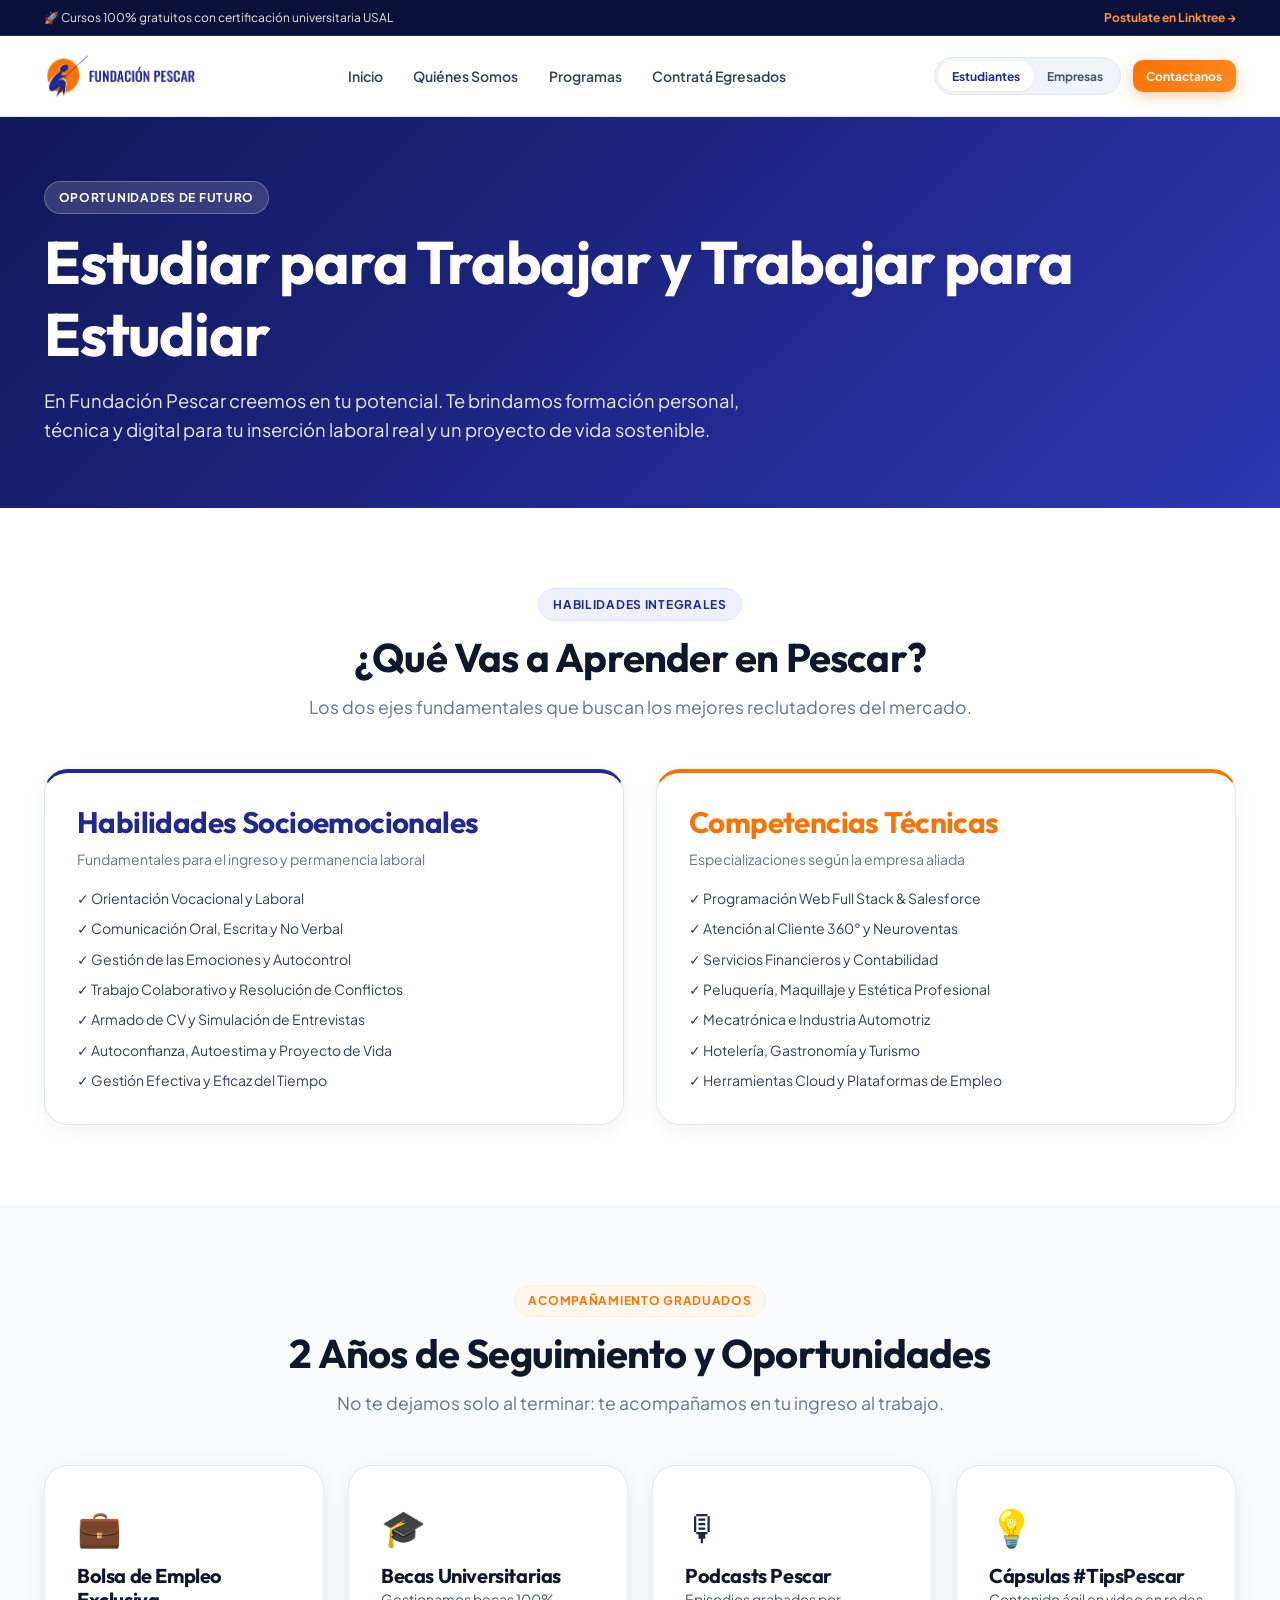
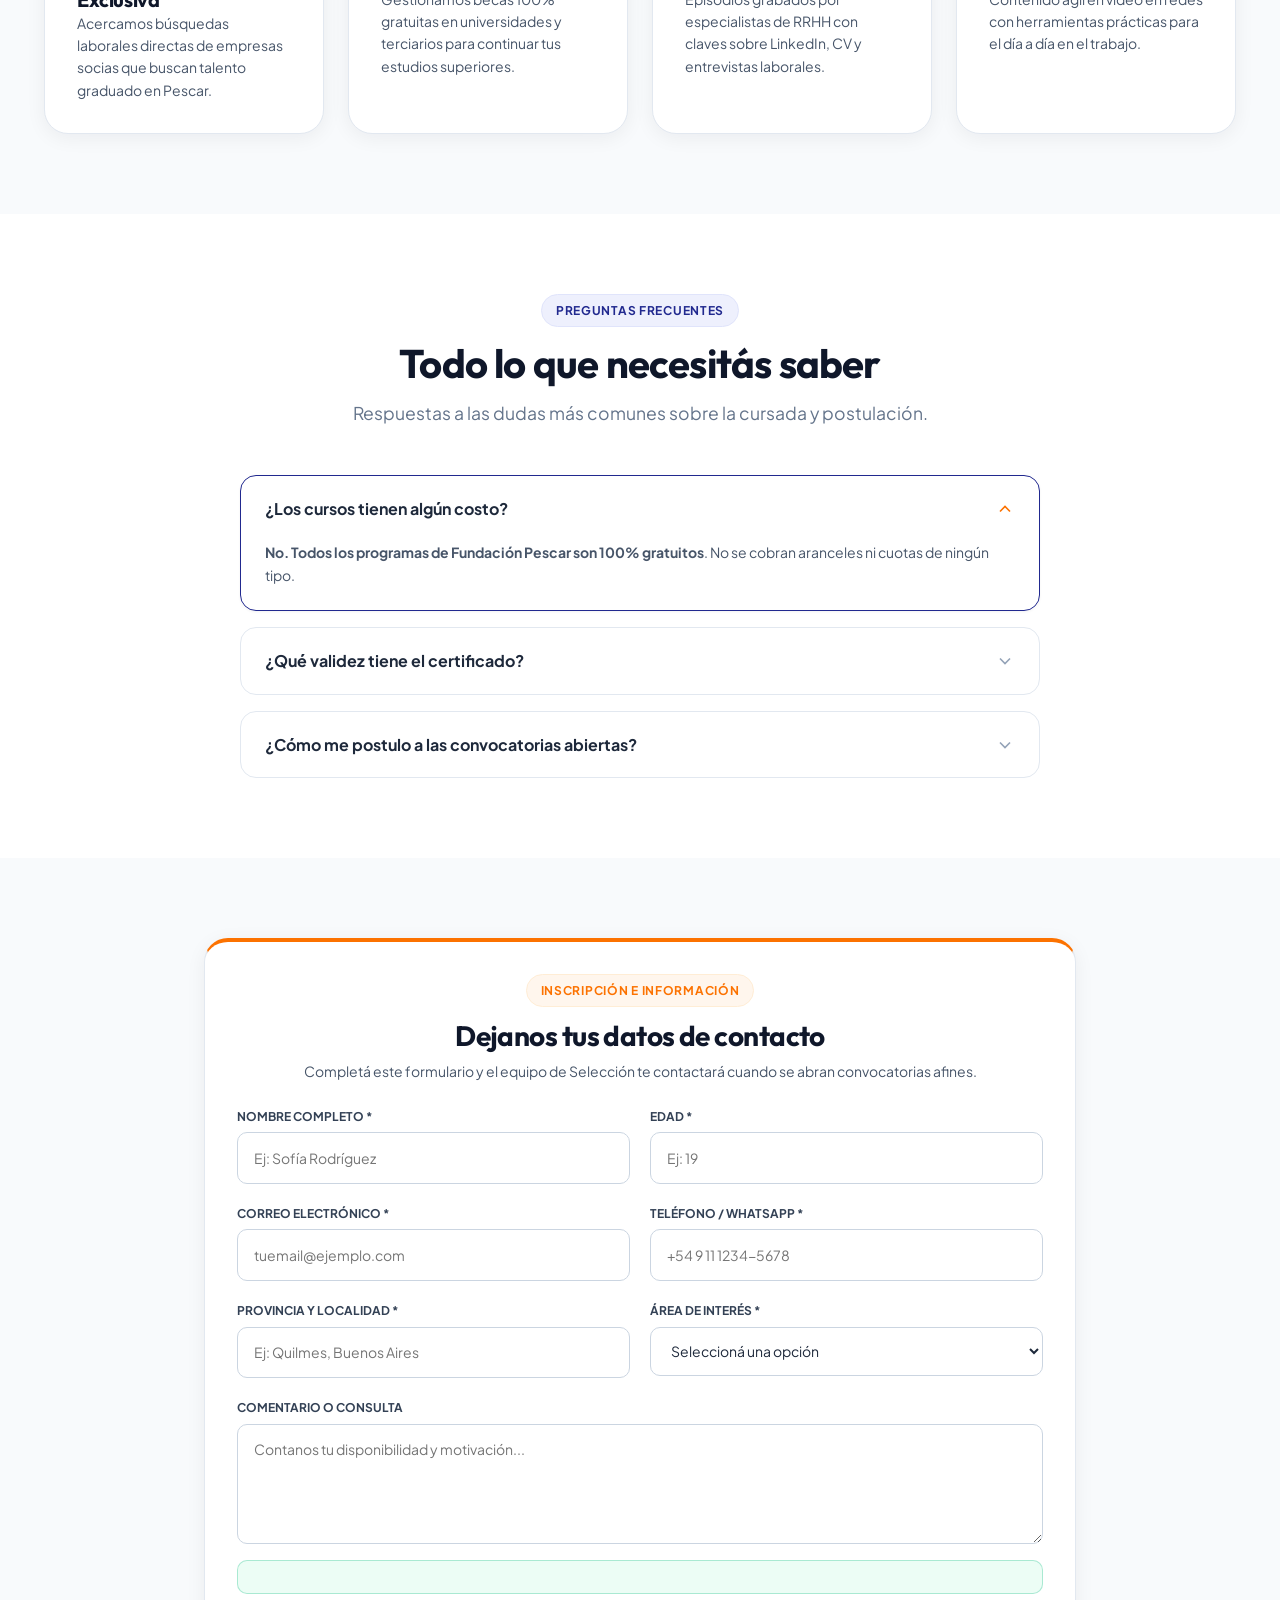
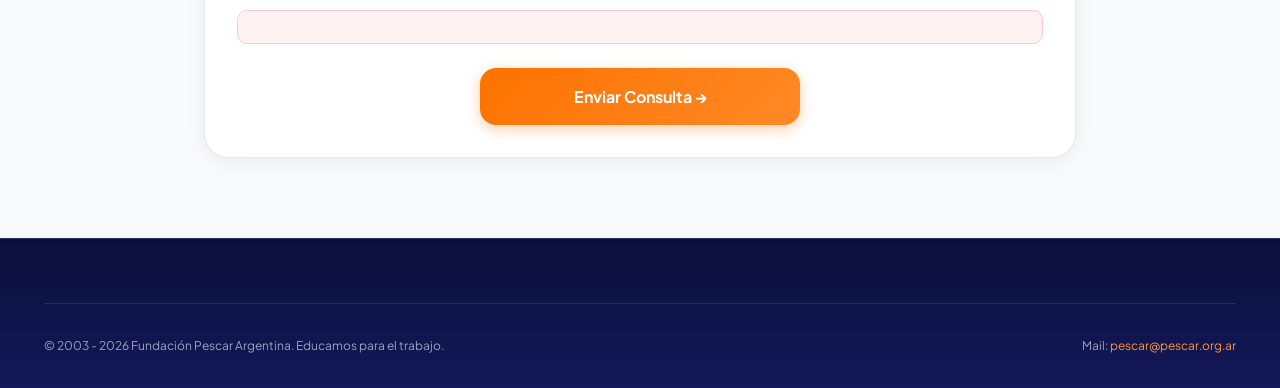
<file: estudiantes.html>
<!DOCTYPE html>
<html lang="es">
<head>
  <meta charset="UTF-8" />
  <meta name="viewport" content="width=device-width, initial-scale=1.0" />
  <title>Para Estudiantes | Fundación Pescar Argentina</title>
  <meta name="description" content="Estudiar para trabajar y trabajar para estudiar. Cursos gratuitos para jóvenes y adultos con certificación USAL, tutorías, becas y bolsa de empleo." />
  
  <link rel="icon" type="image/png" href="assets/images/favicon-64x64px.png" />
  <link rel="apple-touch-icon" href="assets/images/favicon-180x180px-06.png" />
  <link rel="stylesheet" href="css/styles.css" />
</head>
<body>

  <!-- Announcement Bar -->
  <aside class="announcement-bar" aria-label="Anuncios">
    <div class="container announcement-inner">
      <div><span>🚀 Cursos 100% gratuitos con certificación universitaria USAL</span></div>
      <div><a href="https://linktr.ee/fundacionpescar" target="_blank" rel="noopener noreferrer" class="announcement-link">Postulate en Linktree &rarr;</a></div>
    </div>
  </aside>

    <!-- Site Header -->
  <header class="site-header">
    <div class="container">
      <nav class="navbar" aria-label="Navegación principal">
        <a href="index.html" class="brand-logo-link" aria-label="Inicio Fundación Pescar">
          <img src="assets/images/Logo-Pescar-2021-02.png" alt="Fundación Pescar Argentina" class="brand-logo-img" />
        </a>

        <ul class="nav-menu">
          <li><a href="index.html" class="nav-link">Inicio</a></li>
          <li><a href="quienes-somos.html" class="nav-link">Quiénes Somos</a></li>
          <li><a href="programas.html" class="nav-link">Programas</a></li>
          <li><a href="contrata-egresados.html" class="nav-link">Contratá Egresados</a></li>
        </ul>

        <div class="nav-actions">
          <div class="audience-pills" role="tablist">
            <a href="estudiantes.html" class="audience-pill active">Estudiantes</a>
            <a href="empresas.html" class="audience-pill">Empresas</a>
          </div>
          <a href="contacto.html" class="btn btn-accent btn-sm btn-nav">Contactanos</a>
          
          <button class="mobile-toggle" aria-label="Abrir menú">
            <svg width="24" height="24" viewBox="0 0 24 24" fill="none" stroke="currentColor" stroke-width="2"><line x1="3" y1="12" x2="21" y2="12"></line><line x1="3" y1="6" x2="21" y2="6"></line><line x1="3" y1="18" x2="21" y2="18"></line></svg>
          </button>
        </div>
      </nav>
    </div>
  </header>

    <!-- Mobile Drawer -->
  <div class="drawer-overlay" aria-hidden="true"></div>
  <aside class="mobile-drawer" aria-label="Menú móvil">
    <div class="drawer-header">
      <img src="assets/images/Logo-Pescar-2021-02.png" alt="Pescar" style="height: 38px;" />
      <button class="drawer-close" aria-label="Cerrar menú">
        <svg width="24" height="24" viewBox="0 0 24 24" fill="none" stroke="currentColor" stroke-width="2"><line x1="18" y1="6" x2="6" y2="18"></line><line x1="6" y1="6" x2="18" y2="18"></line></svg>
      </button>
    </div>
    <div class="drawer-links">
      <a href="index.html" class="drawer-link">Inicio</a>
      <a href="quienes-somos.html" class="drawer-link">Quiénes Somos</a>
      <a href="programas.html" class="drawer-link">Programas de Formación</a>
      <a href="contrata-egresados.html" class="drawer-link">Contratá Egresados</a>
    </div>
    <div style="margin-top: auto; display: flex; flex-direction: column; gap: 0.75rem;">
      <a href="estudiantes.html" class="btn btn-primary" style="width: 100%;">Quiero Capacitarme</a>
      <a href="empresas.html" class="btn btn-accent" style="width: 100%;">Sumá tu Empresa</a>
      <a href="contacto.html" class="btn btn-outline-primary" style="width: 100%; border-color: var(--color-slate-300); color: var(--color-slate-700);">Contacto</a>
    </div>
  </aside>

  <main>
    <!-- HERO -->
    <section class="section section-dark" style="padding: 4rem 0;">
      <div class="container">
        <span class="badge-tag badge-white">Oportunidades de Futuro</span>
        <h1 style="color: var(--color-white); margin-bottom: 1rem;">Estudiar para Trabajar y Trabajar para Estudiar</h1>
        <p style="color: rgba(255, 255, 255, 0.9); font-size: 1.15rem; max-width: 700px;">
          En Fundación Pescar creemos en tu potencial. Te brindamos formación personal, técnica y digital para tu inserción laboral real y un proyecto de vida sostenible.
        </p>
      </div>
    </section>

    <!-- SKILLS COMPARISON -->
    <section class="section section-alt">
      <div class="container">
        <div class="section-header">
          <span class="badge-tag">Habilidades Integrales</span>
          <h2 class="section-title">¿Qué Vas a Aprender en Pescar?</h2>
          <p class="section-subtitle">Los dos ejes fundamentales que buscan los mejores reclutadores del mercado.</p>
        </div>

        <div style="display: grid; grid-template-columns: repeat(auto-fit, minmax(320px, 1fr)); gap: 2rem;">
          <!-- Socioemocionales -->
          <div class="card card-primary-border reveal-on-scroll">
            <h3 style="color: var(--color-pescar-blue); margin-bottom: 0.5rem;">Habilidades Socioemocionales</h3>
            <p style="font-size: 0.875rem; color: var(--color-slate-500); margin-bottom: 1rem;">Fundamentales para el ingreso y permanencia laboral</p>
            <ul style="display: flex; flex-direction: column; gap: 0.5rem; font-size: 0.875rem; color: var(--color-slate-700);">
              <li>✓ Orientación Vocacional y Laboral</li>
              <li>✓ Comunicación Oral, Escrita y No Verbal</li>
              <li>✓ Gestión de las Emociones y Autocontrol</li>
              <li>✓ Trabajo Colaborativo y Resolución de Conflictos</li>
              <li>✓ Armado de CV y Simulación de Entrevistas</li>
              <li>✓ Autoconfianza, Autoestima y Proyecto de Vida</li>
              <li>✓ Gestión Efectiva y Eficaz del Tiempo</li>
            </ul>
          </div>

          <!-- Técnicas -->
          <div class="card card-accent-border reveal-on-scroll">
            <h3 style="color: var(--color-pescar-orange); margin-bottom: 0.5rem;">Competencias Técnicas</h3>
            <p style="font-size: 0.875rem; color: var(--color-slate-500); margin-bottom: 1rem;">Especializaciones según la empresa aliada</p>
            <ul style="display: flex; flex-direction: column; gap: 0.5rem; font-size: 0.875rem; color: var(--color-slate-700);">
              <li>✓ Programación Web Full Stack & Salesforce</li>
              <li>✓ Atención al Cliente 360° y Neuroventas</li>
              <li>✓ Servicios Financieros y Contabilidad</li>
              <li>✓ Peluquería, Maquillaje y Estética Profesional</li>
              <li>✓ Mecatrónica e Industria Automotriz</li>
              <li>✓ Hotelería, Gastronomía y Turismo</li>
              <li>✓ Herramientas Cloud y Plataformas de Empleo</li>
            </ul>
          </div>
        </div>
      </div>
    </section>

    <!-- ALUMNI & POST-GRADUATION BENEFITS -->
    <section class="section">
      <div class="container">
        <div class="section-header">
          <span class="badge-tag badge-accent">Acompañamiento Graduados</span>
          <h2 class="section-title">2 Años de Seguimiento y Oportunidades</h2>
          <p class="section-subtitle">No te dejamos solo al terminar: te acompañamos en tu ingreso al trabajo.</p>
        </div>

        <div style="display: grid; grid-template-columns: repeat(auto-fit, minmax(260px, 1fr)); gap: 1.5rem;">
          <div class="card reveal-on-scroll">
            <div style="font-size: 2.25rem; margin-bottom: 0.5rem;">💼</div>
            <h4>Bolsa de Empleo Exclusiva</h4>
            <p style="font-size: 0.875rem;">Acercamos búsquedas laborales directas de empresas socias que buscan talento graduado en Pescar.</p>
          </div>
          <div class="card reveal-on-scroll">
            <div style="font-size: 2.25rem; margin-bottom: 0.5rem;">🎓</div>
            <h4>Becas Universitarias</h4>
            <p style="font-size: 0.875rem;">Gestionamos becas 100% gratuitas en universidades y terciarios para continuar tus estudios superiores.</p>
          </div>
          <div class="card reveal-on-scroll">
            <div style="font-size: 2.25rem; margin-bottom: 0.5rem;">🎙</div>
            <h4>Podcasts Pescar</h4>
            <p style="font-size: 0.875rem;">Episodios grabados por especialistas de RRHH con claves sobre LinkedIn, CV y entrevistas laborales.</p>
          </div>
          <div class="card reveal-on-scroll">
            <div style="font-size: 2.25rem; margin-bottom: 0.5rem;">💡</div>
            <h4>Cápsulas #TipsPescar</h4>
            <p style="font-size: 0.875rem;">Contenido ágil en video en redes con herramientas prácticas para el día a día en el trabajo.</p>
          </div>
        </div>
      </div>
    </section>

    <!-- FAQ ACCORDION -->
    <section class="section section-alt">
      <div class="container">
        <div class="section-header">
          <span class="badge-tag">Preguntas Frecuentes</span>
          <h2 class="section-title">Todo lo que necesitás saber</h2>
          <p class="section-subtitle">Respuestas a las dudas más comunes sobre la cursada y postulación.</p>
        </div>

        <div class="accordion">
          <div class="accordion-item active">
            <button class="accordion-header">
              <span>¿Los cursos tienen algún costo?</span>
              <svg class="accordion-icon" viewBox="0 0 24 24" fill="none" stroke="currentColor" stroke-width="2"><polyline points="6 9 12 15 18 9"></polyline></svg>
            </button>
            <div class="accordion-content" style="max-height: 200px;">
              <div class="accordion-body">
                <strong>No. Todos los programas de Fundación Pescar son 100% gratuitos</strong>. No se cobran aranceles ni cuotas de ningún tipo.
              </div>
            </div>
          </div>

          <div class="accordion-item">
            <button class="accordion-header">
              <span>¿Qué validez tiene el certificado?</span>
              <svg class="accordion-icon" viewBox="0 0 24 24" fill="none" stroke="currentColor" stroke-width="2"><polyline points="6 9 12 15 18 9"></polyline></svg>
            </button>
            <div class="accordion-content">
              <div class="accordion-body">
                Los trayectos de formación intensiva están reconocidos y acreditados formalmente como <strong>cursos de extensión universitaria por la Universidad del Salvador (USAL)</strong>.
              </div>
            </div>
          </div>

          <div class="accordion-item">
            <button class="accordion-header">
              <span>¿Cómo me postulo a las convocatorias abiertas?</span>
              <svg class="accordion-icon" viewBox="0 0 24 24" fill="none" stroke="currentColor" stroke-width="2"><polyline points="6 9 12 15 18 9"></polyline></svg>
            </button>
            <div class="accordion-content">
              <div class="accordion-body">
                Podés postularte directamente a través de nuestro <a href="https://linktr.ee/fundacionpescar" target="_blank" style="color: var(--color-pescar-orange); font-weight: 700;">Linktree oficial de convocatorias</a> o completando el formulario a continuación.
              </div>
            </div>
          </div>
        </div>
      </div>
    </section>

    <!-- INQUIRY FORM -->
    <section class="section">
      <div class="container container-narrow">
        <div class="card card-accent-border">
          <div style="text-align: center; margin-bottom: 1.5rem;">
            <span class="badge-tag badge-accent">Inscripción e Información</span>
            <h2 style="font-size: 1.75rem; margin-bottom: 0.5rem;">Dejanos tus datos de contacto</h2>
            <p style="font-size: 0.875rem;">Completá este formulario y el equipo de Selección te contactará cuando se abran convocatorias afines.</p>
          </div>

          <form data-ajax-form>
            <div class="form-grid">
              <div class="form-group">
                <label class="form-label" for="nombre">Nombre Completo *</label>
                <input type="text" id="nombre" class="form-input" required placeholder="Ej: Sofía Rodríguez" />
              </div>
              <div class="form-group">
                <label class="form-label" for="edad">Edad *</label>
                <input type="number" id="edad" class="form-input" required min="14" max="99" placeholder="Ej: 19" />
              </div>
              <div class="form-group">
                <label class="form-label" for="email">Correo Electrónico *</label>
                <input type="email" id="email" class="form-input" required placeholder="tuemail@ejemplo.com" />
              </div>
              <div class="form-group">
                <label class="form-label" for="tel">Teléfono / WhatsApp *</label>
                <input type="tel" id="tel" class="form-input" required placeholder="+54 9 11 1234-5678" />
              </div>
              <div class="form-group">
                <label class="form-label" for="localidad">Provincia y Localidad *</label>
                <input type="text" id="localidad" class="form-input" required placeholder="Ej: Quilmes, Buenos Aires" />
              </div>
              <div class="form-group">
                <label class="form-label" for="area">Área de Interés *</label>
                <select id="area" class="form-select" required>
                  <option value="">Seleccioná una opción</option>
                  <option value="tecnologia">Tecnología y Programación</option>
                  <option value="belleza">Belleza, Peluquería y Maquillaje</option>
                  <option value="atencion">Atención al Cliente y Neuroventas</option>
                  <option value="administracion">Administración y Finanzas</option>
                  <option value="secundaria">Estudio en Secundaria (Mi Futuro Hoy)</option>
                </select>
              </div>
              <div class="form-group full-width">
                <label class="form-label" for="mensaje">Comentario o Consulta</label>
                <textarea id="mensaje" class="form-textarea" placeholder="Contanos tu disponibilidad y motivación..."></textarea>
              </div>
            </div>

            <div class="form-alert success" role="alert"></div>
            <div class="form-alert error" role="alert"></div>

            <div style="margin-top: 1.5rem; text-align: center;">
              <button type="submit" class="btn btn-accent btn-lg" style="width: 100%; max-width: 320px;">
                Enviar Consulta &rarr;
              </button>
            </div>
          </form>
        </div>
      </div>
    </section>
  </main>

  <!-- Footer -->
  <footer class="site-footer">
    <div class="container">
      <div class="footer-bottom">
        <div>© 2003 - 2026 Fundación Pescar Argentina. Educamos para el trabajo.</div>
        <div>Mail: <a href="mailto:pescar@pescar.org.ar" style="color: var(--color-pescar-orange-light);">pescar@pescar.org.ar</a></div>
      </div>
    </div>
  </footer>

  <script src="js/main.js"></script>
</body>
</html>
</file>
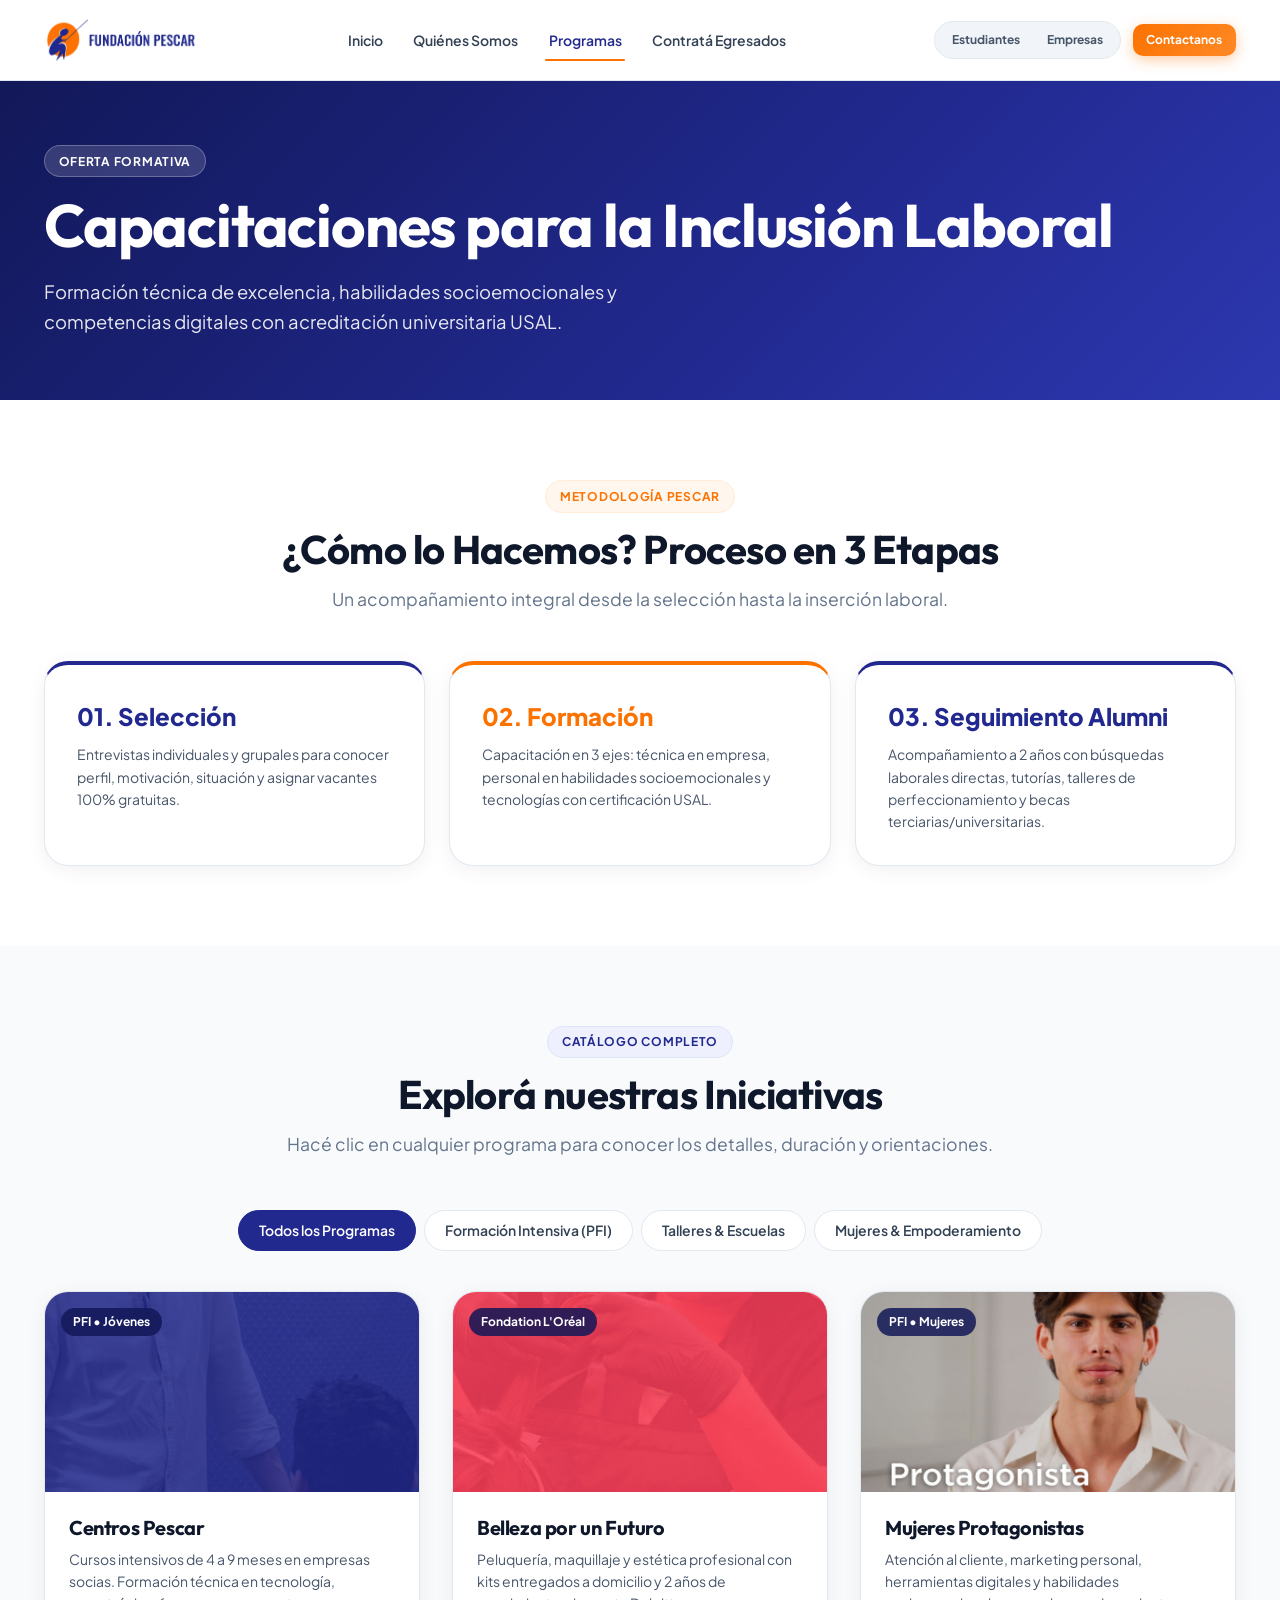
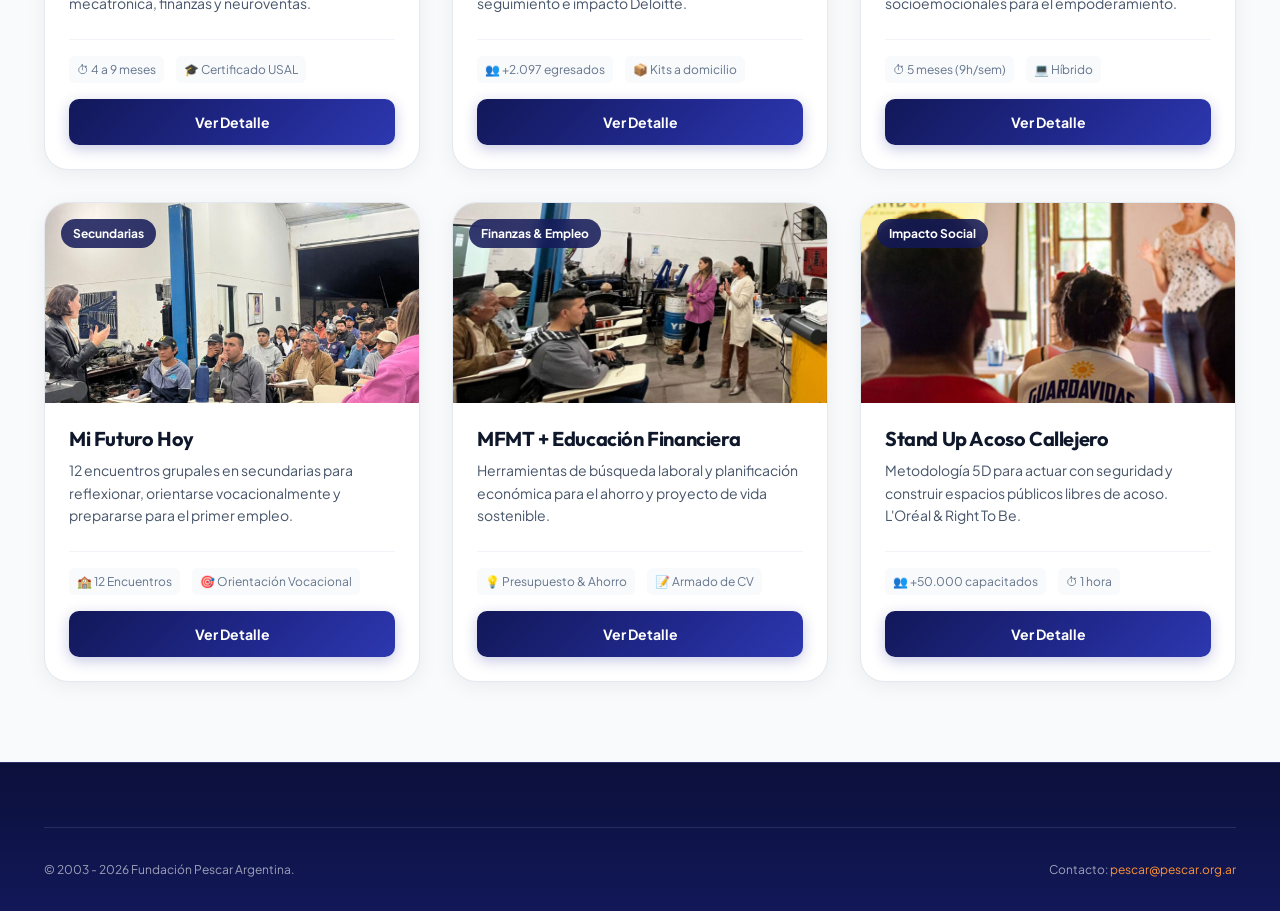
<file: programas.html>
<!DOCTYPE html>
<html lang="es">
<head>
  <meta charset="UTF-8" />
  <meta name="viewport" content="width=device-width, initial-scale=1.0" />
  <title>Programas de Formación | Fundación Pescar Argentina</title>
  <meta name="description" content="Programas de Formación Intensiva (PFI) y Talleres laborales de Fundación Pescar Argentina." />
  
  <link rel="icon" type="image/png" href="assets/images/favicon-64x64px.png" />
  <link rel="apple-touch-icon" href="assets/images/favicon-180x180px-06.png" />
  <link rel="stylesheet" href="css/styles.css" />
</head>
<body>

    <!-- Site Header -->
  <header class="site-header">
    <div class="container">
      <nav class="navbar" aria-label="Navegación principal">
        <a href="index.html" class="brand-logo-link" aria-label="Inicio Fundación Pescar">
          <img src="assets/images/Logo-Pescar-2021-02.png" alt="Fundación Pescar Argentina" class="brand-logo-img" />
        </a>

        <ul class="nav-menu">
          <li><a href="index.html" class="nav-link">Inicio</a></li>
          <li><a href="quienes-somos.html" class="nav-link">Quiénes Somos</a></li>
          <li><a href="programas.html" class="nav-link active">Programas</a></li>
          <li><a href="contrata-egresados.html" class="nav-link">Contratá Egresados</a></li>
        </ul>

        <div class="nav-actions">
          <div class="audience-pills" role="tablist">
            <a href="estudiantes.html" class="audience-pill">Estudiantes</a>
            <a href="empresas.html" class="audience-pill">Empresas</a>
          </div>
          <a href="contacto.html" class="btn btn-accent btn-sm btn-nav">Contactanos</a>
          
          <button class="mobile-toggle" aria-label="Abrir menú">
            <svg width="24" height="24" viewBox="0 0 24 24" fill="none" stroke="currentColor" stroke-width="2"><line x1="3" y1="12" x2="21" y2="12"></line><line x1="3" y1="6" x2="21" y2="6"></line><line x1="3" y1="18" x2="21" y2="18"></line></svg>
          </button>
        </div>
      </nav>
    </div>
  </header>

    <!-- Mobile Drawer -->
  <div class="drawer-overlay" aria-hidden="true"></div>
  <aside class="mobile-drawer" aria-label="Menú móvil">
    <div class="drawer-header">
      <img src="assets/images/Logo-Pescar-2021-02.png" alt="Pescar" style="height: 38px;" />
      <button class="drawer-close" aria-label="Cerrar menú">
        <svg width="24" height="24" viewBox="0 0 24 24" fill="none" stroke="currentColor" stroke-width="2"><line x1="18" y1="6" x2="6" y2="18"></line><line x1="6" y1="6" x2="18" y2="18"></line></svg>
      </button>
    </div>
    <div class="drawer-links">
      <a href="index.html" class="drawer-link">Inicio</a>
      <a href="quienes-somos.html" class="drawer-link">Quiénes Somos</a>
      <a href="programas.html" class="drawer-link active">Programas de Formación</a>
      <a href="contrata-egresados.html" class="drawer-link">Contratá Egresados</a>
    </div>
    <div style="margin-top: auto; display: flex; flex-direction: column; gap: 0.75rem;">
      <a href="estudiantes.html" class="btn btn-primary" style="width: 100%;">Quiero Capacitarme</a>
      <a href="empresas.html" class="btn btn-accent" style="width: 100%;">Sumá tu Empresa</a>
      <a href="contacto.html" class="btn btn-outline-primary" style="width: 100%; border-color: var(--color-slate-300); color: var(--color-slate-700);">Contacto</a>
    </div>
  </aside>

  <main>
    <!-- HERO -->
    <section class="section section-dark" style="padding: 4rem 0;">
      <div class="container">
        <span class="badge-tag badge-white">Oferta Formativa</span>
        <h1 style="color: var(--color-white); margin-bottom: 1rem;">Capacitaciones para la Inclusión Laboral</h1>
        <p style="color: rgba(255, 255, 255, 0.9); font-size: 1.15rem; max-width: 700px;">
          Formación técnica de excelencia, habilidades socioemocionales y competencias digitales con acreditación universitaria USAL.
        </p>
      </div>
    </section>

    <!-- METHODOLOGY: 3 STAGES -->
    <section class="section section-alt">
      <div class="container">
        <div class="section-header">
          <span class="badge-tag badge-accent">Metodología Pescar</span>
          <h2 class="section-title">¿Cómo lo Hacemos? Proceso en 3 Etapas</h2>
          <p class="section-subtitle">Un acompañamiento integral desde la selección hasta la inserción laboral.</p>
        </div>

        <div style="display: grid; grid-template-columns: repeat(auto-fit, minmax(280px, 1fr)); gap: 1.5rem;">
          <div class="card card-primary-border reveal-on-scroll">
            <div style="font-weight: 800; font-size: 1.5rem; color: var(--color-pescar-blue); margin-bottom: 0.5rem;">01. Selección</div>
            <p style="font-size: 0.875rem;">Entrevistas individuales y grupales para conocer perfil, motivación, situación y asignar vacantes 100% gratuitas.</p>
          </div>
          <div class="card card-accent-border reveal-on-scroll">
            <div style="font-weight: 800; font-size: 1.5rem; color: var(--color-pescar-orange); margin-bottom: 0.5rem;">02. Formación</div>
            <p style="font-size: 0.875rem;">Capacitación en 3 ejes: técnica en empresa, personal en habilidades socioemocionales y tecnologías con certificación USAL.</p>
          </div>
          <div class="card card-primary-border reveal-on-scroll">
            <div style="font-weight: 800; font-size: 1.5rem; color: var(--color-pescar-blue); margin-bottom: 0.5rem;">03. Seguimiento Alumni</div>
            <p style="font-size: 0.875rem;">Acompañamiento a 2 años con búsquedas laborales directas, tutorías, talleres de perfeccionamiento y becas terciarias/universitarias.</p>
          </div>
        </div>
      </div>
    </section>

    <!-- PROGRAM CATALOG -->
    <section class="section">
      <div class="container">
        <div class="section-header">
          <span class="badge-tag">Catálogo Completo</span>
          <h2 class="section-title">Explorá nuestras Iniciativas</h2>
          <p class="section-subtitle">Hacé clic en cualquier programa para conocer los detalles, duración y orientaciones.</p>
        </div>

        <div class="filter-container">
          <button class="filter-btn active" data-filter="all">Todos los Programas</button>
          <button class="filter-btn" data-filter="pfi">Formación Intensiva (PFI)</button>
          <button class="filter-btn" data-filter="talleres">Talleres & Escuelas</button>
          <button class="filter-btn" data-filter="mujeres">Mujeres & Empoderamiento</button>
        </div>

        <div class="programs-grid">
          <!-- Card 1 -->
          <article class="program-card reveal-on-scroll" data-category="pfi jovenes">
            <div class="program-image-wrap">
              <img src="assets/images/Home-programas-CentroPescar1.jpg" alt="Centros Pescar" class="program-image" loading="lazy" />
              <span class="program-category-badge">PFI • Jóvenes</span>
            </div>
            <div class="program-body">
              <h3 class="program-title">Centros Pescar</h3>
              <p class="program-desc">Cursos intensivos de 4 a 9 meses en empresas socias. Formación técnica en tecnología, mecatrónica, finanzas y neuroventas.</p>
              <div class="program-meta">
                <span class="program-meta-item">⏱ 4 a 9 meses</span>
                <span class="program-meta-item">🎓 Certificado USAL</span>
              </div>
              <button class="btn btn-primary" data-program-trigger="centros-pescar" style="width: 100%;">Ver Detalle</button>
            </div>
          </article>

          <!-- Card 2 -->
          <article class="program-card reveal-on-scroll" data-category="pfi mujeres">
            <div class="program-image-wrap">
              <img src="assets/images/Home-programas-3BXF.jpg" alt="Belleza por un Futuro" class="program-image" loading="lazy" />
              <span class="program-category-badge">Fondation L'Oréal</span>
            </div>
            <div class="program-body">
              <h3 class="program-title">Belleza por un Futuro</h3>
              <p class="program-desc">Peluquería, maquillaje y estética profesional con kits entregados a domicilio y 2 años de seguimiento e impacto Deloitte.</p>
              <div class="program-meta">
                <span class="program-meta-item">👥 +2.097 egresados</span>
                <span class="program-meta-item">📦 Kits a domicilio</span>
              </div>
              <button class="btn btn-primary" data-program-trigger="belleza-por-un-futuro" style="width: 100%;">Ver Detalle</button>
            </div>
          </article>

          <!-- Card 3 -->
          <article class="program-card reveal-on-scroll" data-category="pfi mujeres">
            <div class="program-image-wrap">
              <img src="assets/images/ProtagonistaPescar-800x755.jpg" alt="Mujeres Protagonistas" class="program-image" loading="lazy" />
              <span class="program-category-badge">PFI • Mujeres</span>
            </div>
            <div class="program-body">
              <h3 class="program-title">Mujeres Protagonistas</h3>
              <p class="program-desc">Atención al cliente, marketing personal, herramientas digitales y habilidades socioemocionales para el empoderamiento.</p>
              <div class="program-meta">
                <span class="program-meta-item">⏱ 5 meses (9h/sem)</span>
                <span class="program-meta-item">💻 Híbrido</span>
              </div>
              <button class="btn btn-primary" data-program-trigger="mujeres-protagonistas" style="width: 100%;">Ver Detalle</button>
            </div>
          </article>

          <!-- Card 4 -->
          <article class="program-card reveal-on-scroll" data-category="talleres jovenes">
            <div class="program-image-wrap">
              <img src="assets/images/MiFuturoHoytalleres-600x480.jpg" alt="Mi Futuro Hoy" class="program-image" loading="lazy" />
              <span class="program-category-badge">Secundarias</span>
            </div>
            <div class="program-body">
              <h3 class="program-title">Mi Futuro Hoy</h3>
              <p class="program-desc">12 encuentros grupales en secundarias para reflexionar, orientarse vocacionalmente y prepararse para el primer empleo.</p>
              <div class="program-meta">
                <span class="program-meta-item">🏫 12 Encuentros</span>
                <span class="program-meta-item">🎯 Orientación Vocacional</span>
              </div>
              <button class="btn btn-primary" data-program-trigger="mi-futuro-hoy" style="width: 100%;">Ver Detalle</button>
            </div>
          </article>

          <!-- Card 5 -->
          <article class="program-card reveal-on-scroll" data-category="talleres">
            <div class="program-image-wrap">
              <img src="assets/images/MFMTTaller-800x640.jpg" alt="MFMT Finanzas" class="program-image" loading="lazy" />
              <span class="program-category-badge">Finanzas & Empleo</span>
            </div>
            <div class="program-body">
              <h3 class="program-title">MFMT + Educación Financiera</h3>
              <p class="program-desc">Herramientas de búsqueda laboral y planificación económica para el ahorro y proyecto de vida sostenible.</p>
              <div class="program-meta">
                <span class="program-meta-item">💡 Presupuesto & Ahorro</span>
                <span class="program-meta-item">📝 Armado de CV</span>
              </div>
              <button class="btn btn-primary" data-program-trigger="mfmt-finanzas" style="width: 100%;">Ver Detalle</button>
            </div>
          </article>

          <!-- Card 6 -->
          <article class="program-card reveal-on-scroll" data-category="talleres mujeres">
            <div class="program-image-wrap">
              <img src="assets/images/StandupHome-600x480.jpg" alt="Stand Up" class="program-image" loading="lazy" />
              <span class="program-category-badge">Impacto Social</span>
            </div>
            <div class="program-body">
              <h3 class="program-title">Stand Up Acoso Callejero</h3>
              <p class="program-desc">Metodología 5D para actuar con seguridad y construir espacios públicos libres de acoso. L'Oréal & Right To Be.</p>
              <div class="program-meta">
                <span class="program-meta-item">👥 +50.000 capacitados</span>
                <span class="program-meta-item">⏱ 1 hora</span>
              </div>
              <button class="btn btn-primary" data-program-trigger="stand-up" style="width: 100%;">Ver Detalle</button>
            </div>
          </article>
        </div>
      </div>
    </section>
  </main>

  <!-- PROGRAM MODAL -->
  <div id="programModal" class="modal" role="dialog" aria-modal="true" aria-labelledby="modalProgramTitle">
    <div class="modal-backdrop"></div>
    <div class="modal-container">
      <button class="modal-close" aria-label="Cerrar modal">
        <svg width="20" height="20" viewBox="0 0 24 24" fill="none" stroke="currentColor" stroke-width="2"><line x1="18" y1="6" x2="6" y2="18"></line><line x1="6" y1="6" x2="18" y2="18"></line></svg>
      </button>
      
      <span id="modalProgramCategory" class="badge-tag badge-accent" style="margin-bottom: 0.5rem;"></span>
      <h2 id="modalProgramTitle" style="font-size: 1.5rem; margin-bottom: 0.5rem; color: var(--color-pescar-blue);"></h2>
      <p id="modalProgramTagline" style="font-weight: 600; color: var(--color-slate-600); margin-bottom: 1.25rem; font-size: 0.875rem;"></p>
      
      <div style="background: var(--color-slate-50); padding: 1rem 1.25rem; border-radius: var(--radius-md); border: 1px solid var(--color-slate-200); margin-bottom: 1.5rem;">
        <p id="modalProgramDesc" style="font-size: 0.875rem; margin-bottom: 0;"></p>
      </div>

      <div style="display: grid; grid-template-columns: 1fr 1fr; gap: 1rem; margin-bottom: 1.5rem;">
        <div>
          <div style="font-size: 0.75rem; font-weight: 700; color: var(--color-slate-500); text-transform: uppercase;">Duración</div>
          <div id="modalProgramDuration" style="font-size: 0.875rem; font-weight: 600; color: var(--color-slate-800);"></div>
        </div>
        <div>
          <div style="font-size: 0.75rem; font-weight: 700; color: var(--color-slate-500); text-transform: uppercase;">Modalidad</div>
          <div id="modalProgramModality" style="font-size: 0.875rem; font-weight: 600; color: var(--color-slate-800);"></div>
        </div>
      </div>

      <div style="margin-bottom: 1.5rem;">
        <div style="font-size: 0.75rem; font-weight: 700; color: var(--color-slate-500); text-transform: uppercase; margin-bottom: 0.25rem;">Público Objetivo</div>
        <div id="modalProgramTarget" style="font-size: 0.875rem; color: var(--color-slate-700);"></div>
      </div>

      <div style="margin-bottom: 1.5rem;">
        <div style="font-size: 0.75rem; font-weight: 700; color: var(--color-slate-500); text-transform: uppercase; margin-bottom: 0.5rem;">Orientaciones Técnicas</div>
        <ul id="modalProgramOrientations" style="display: grid; grid-template-columns: repeat(auto-fit, minmax(200px, 1fr)); gap: 0.5rem; font-size: 0.75rem; font-weight: 600; color: var(--color-pescar-blue);"></ul>
      </div>

      <div style="margin-bottom: 1.75rem;">
        <div style="font-size: 0.75rem; font-weight: 700; color: var(--color-slate-500); text-transform: uppercase; margin-bottom: 0.5rem;">Aspectos Destacados</div>
        <ul id="modalProgramFeatures" style="display: flex; flex-direction: column; gap: 0.4rem; font-size: 0.75rem; color: var(--color-slate-600);"></ul>
      </div>

      <div style="display: flex; gap: 0.75rem; justify-content: flex-end;">
        <a href="contacto.html" class="btn btn-accent">Consultar por este programa</a>
      </div>
    </div>
  </div>

  <!-- Footer -->
  <footer class="site-footer">
    <div class="container">
      <div class="footer-bottom">
        <div>© 2003 - 2026 Fundación Pescar Argentina.</div>
        <div>Contacto: <a href="mailto:pescar@pescar.org.ar" style="color: var(--color-pescar-orange-light);">pescar@pescar.org.ar</a></div>
      </div>
    </div>
  </footer>

  <script src="js/main.js"></script>
</body>
</html>
</file>
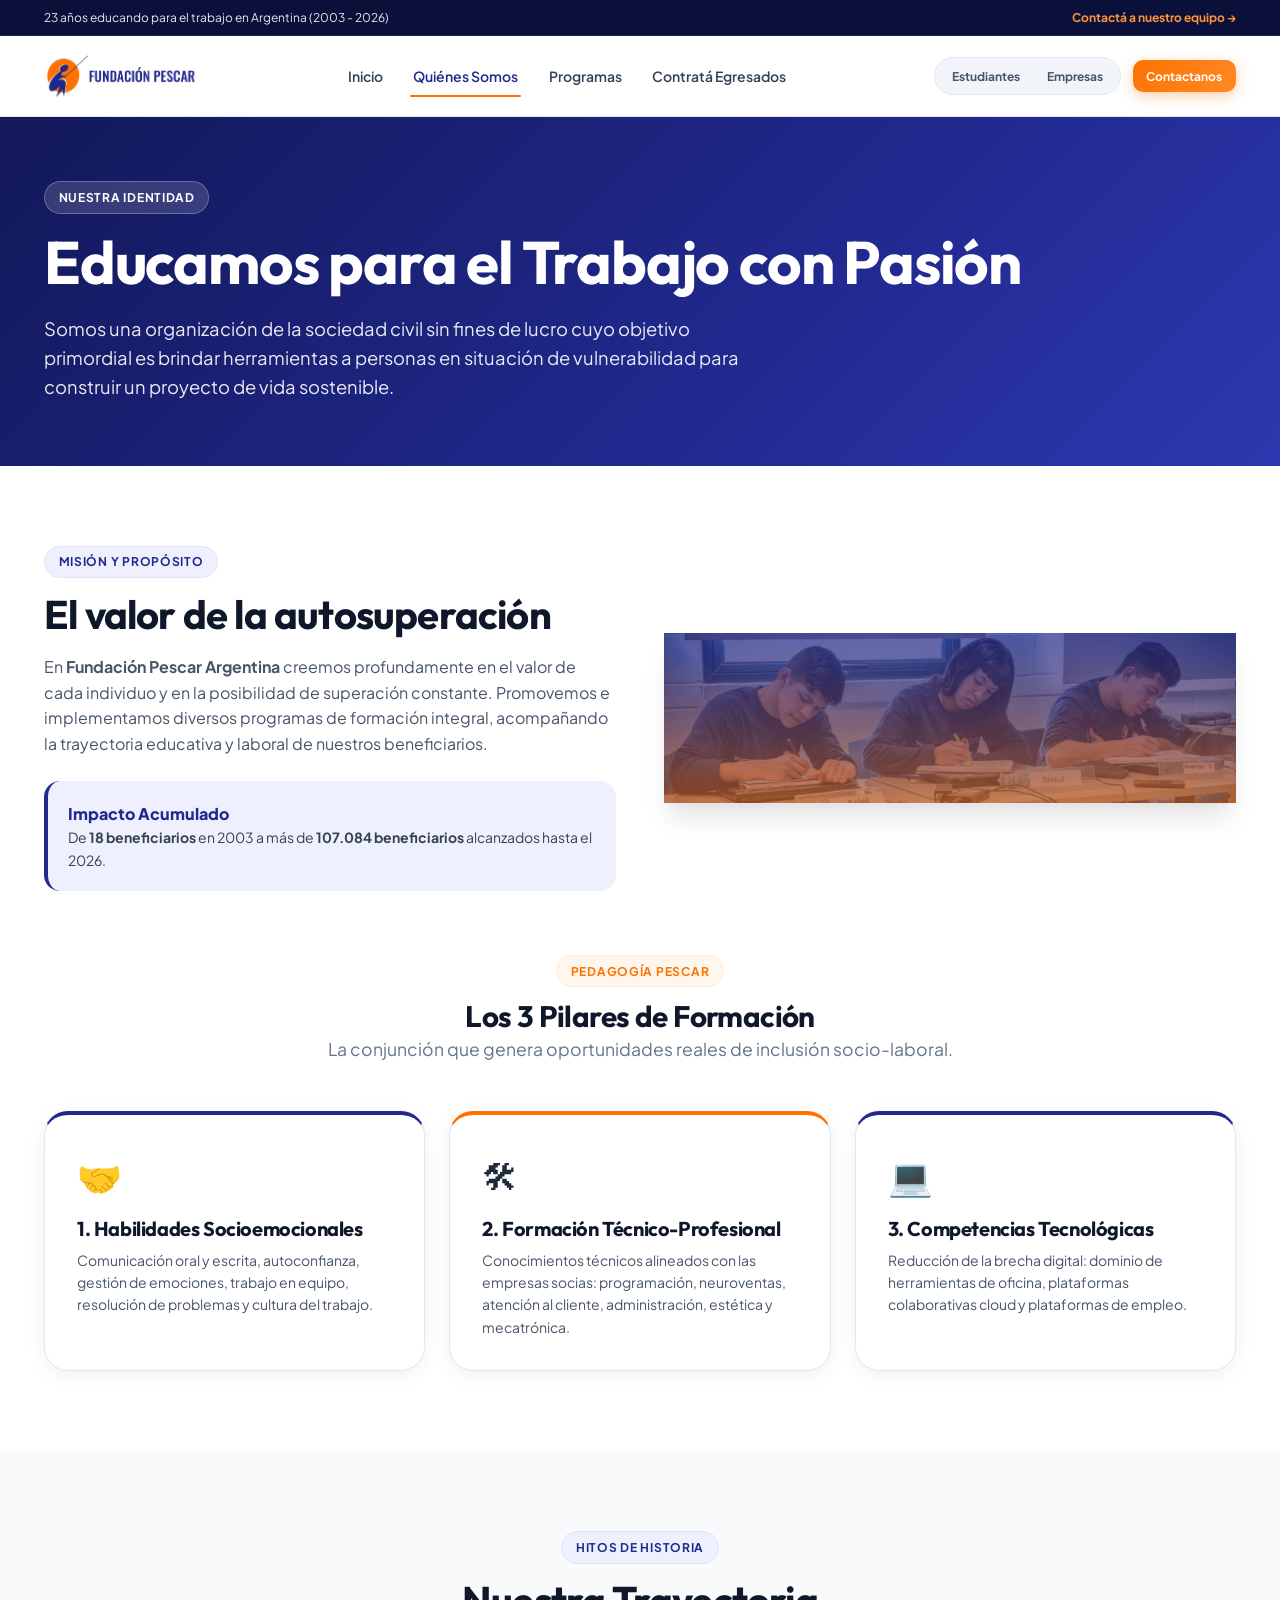
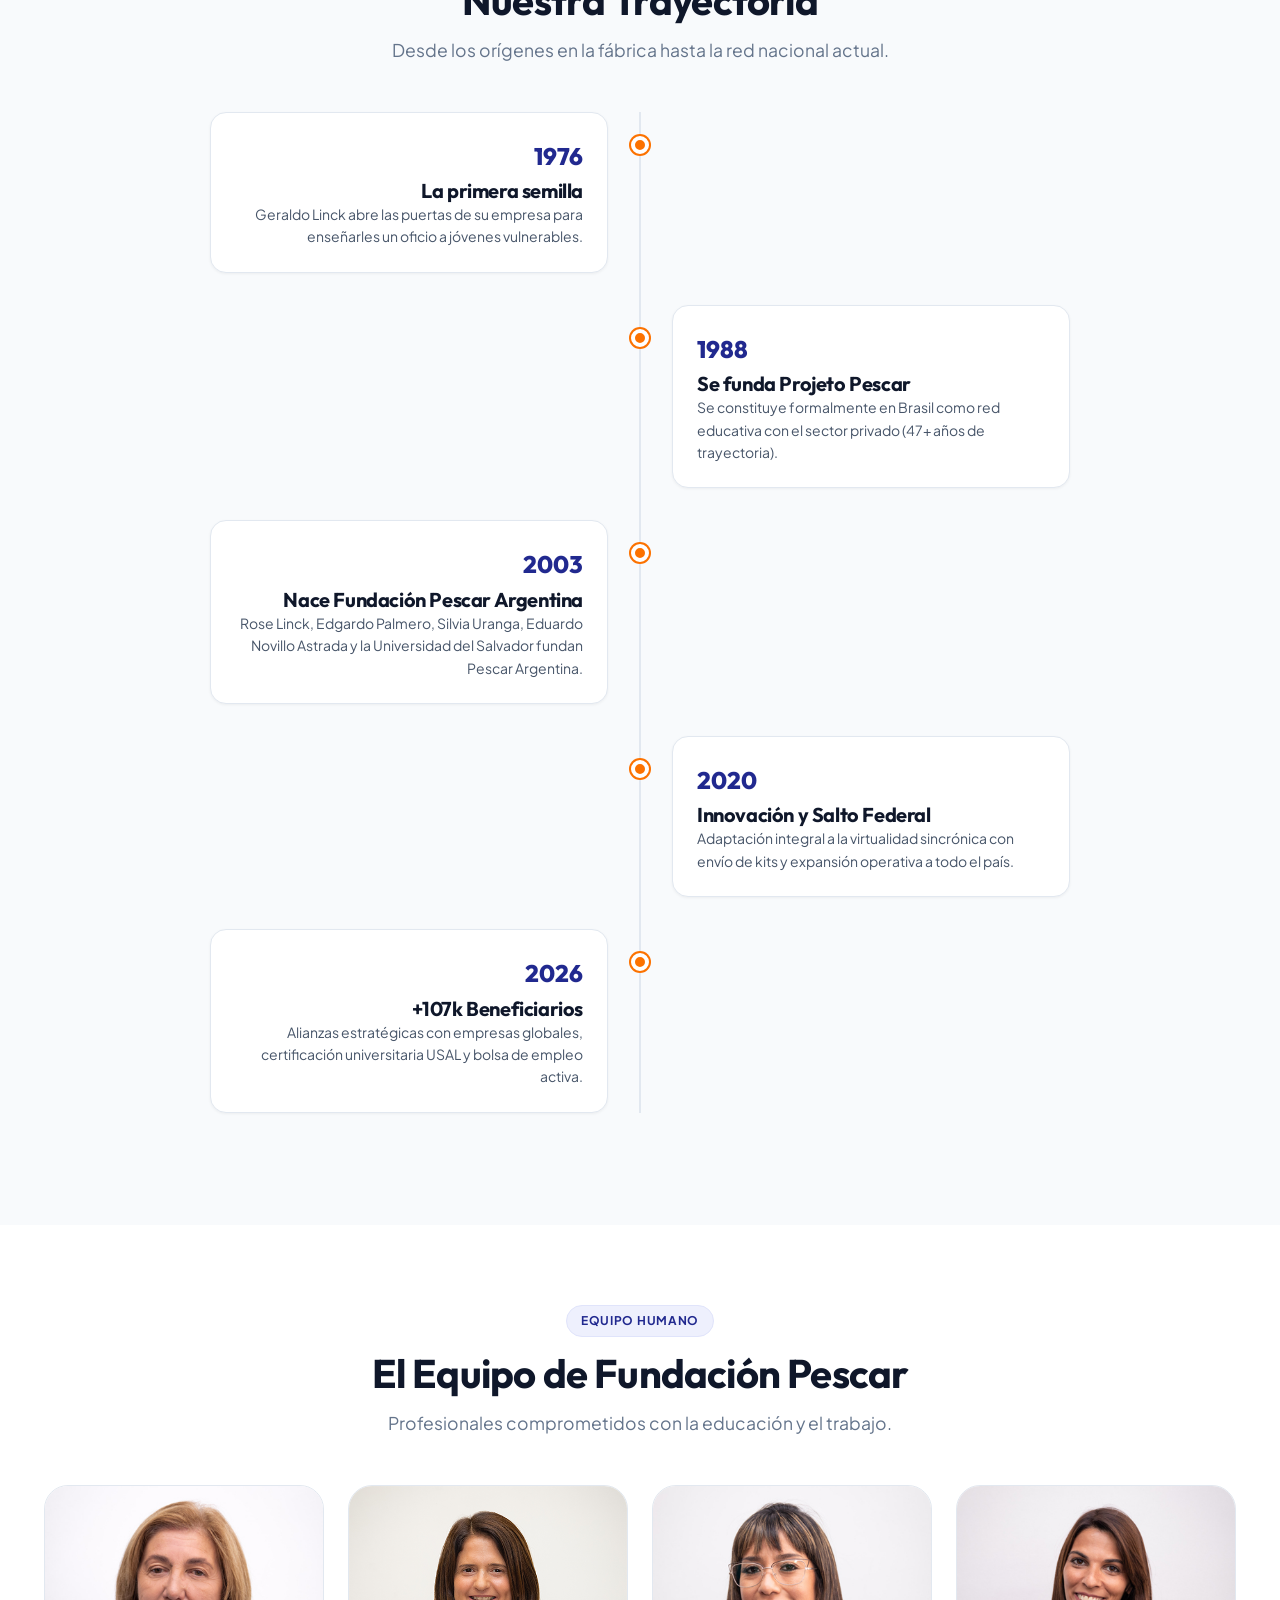
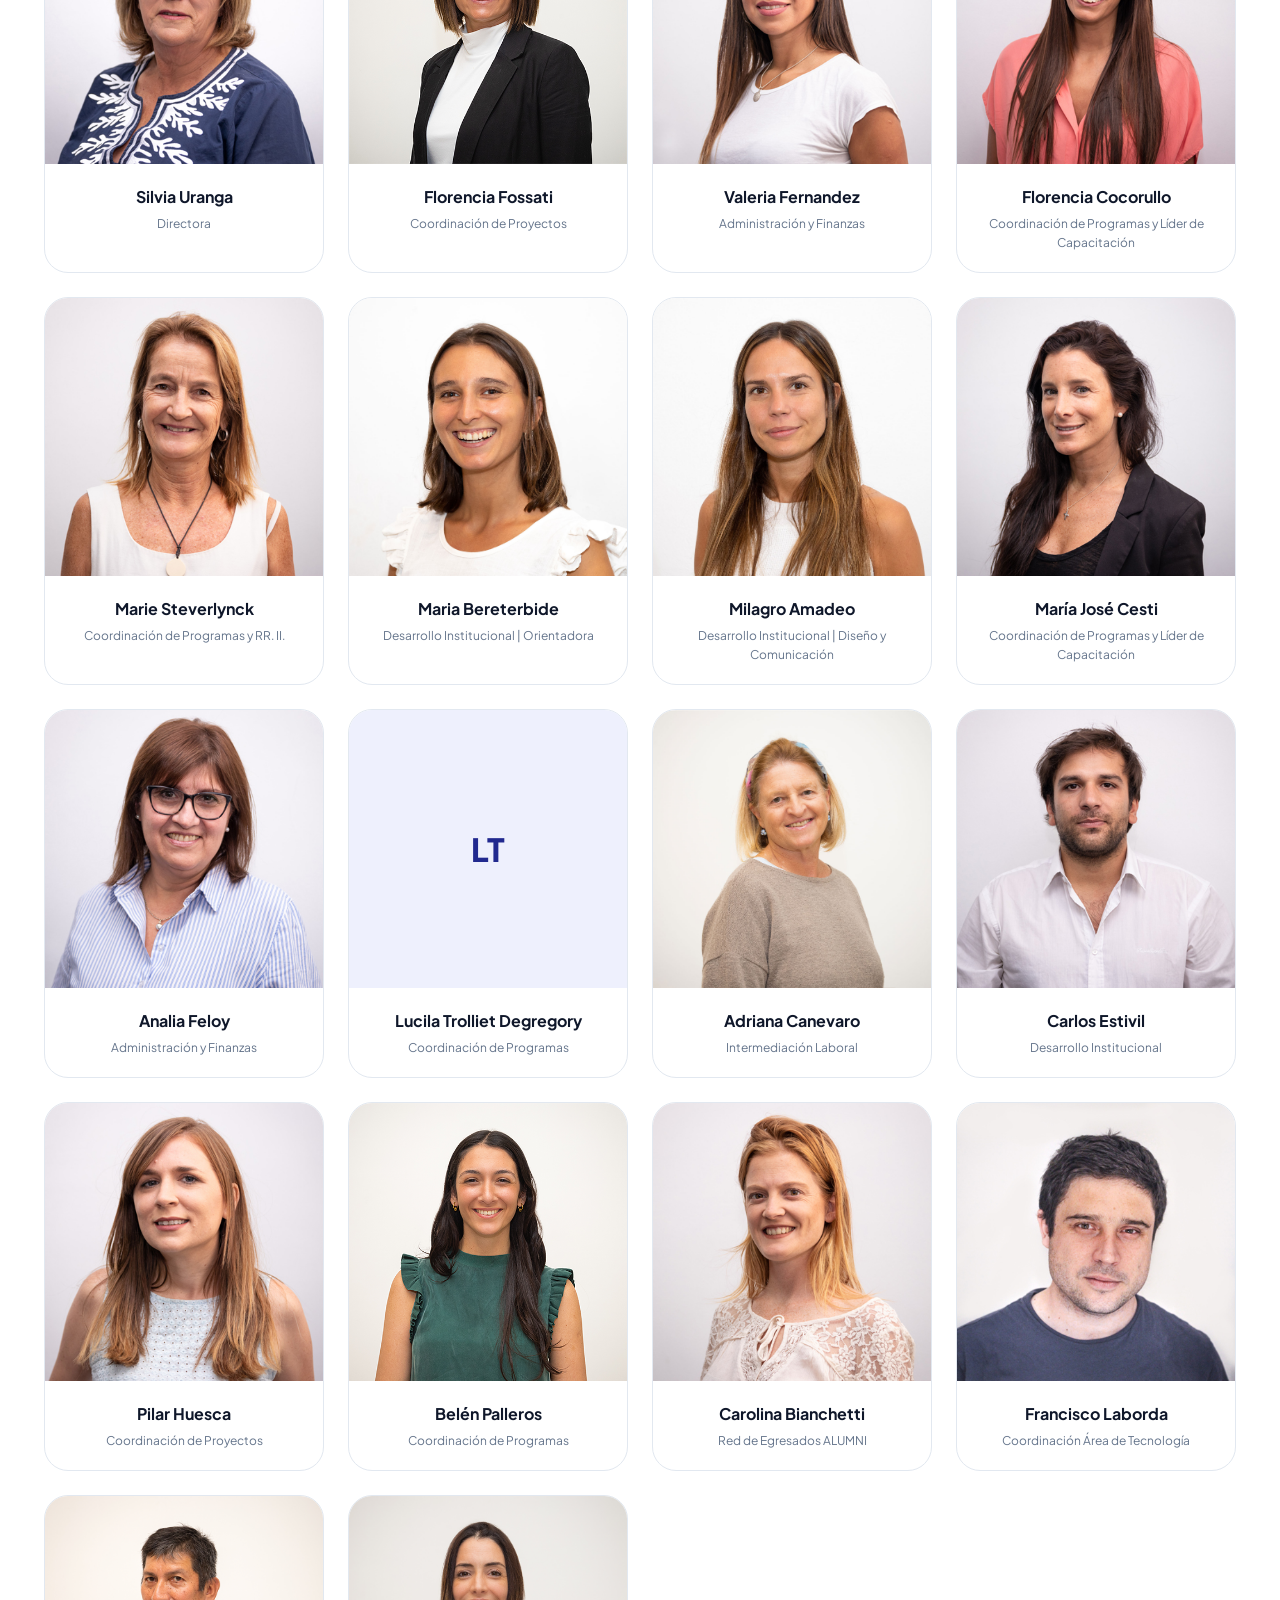
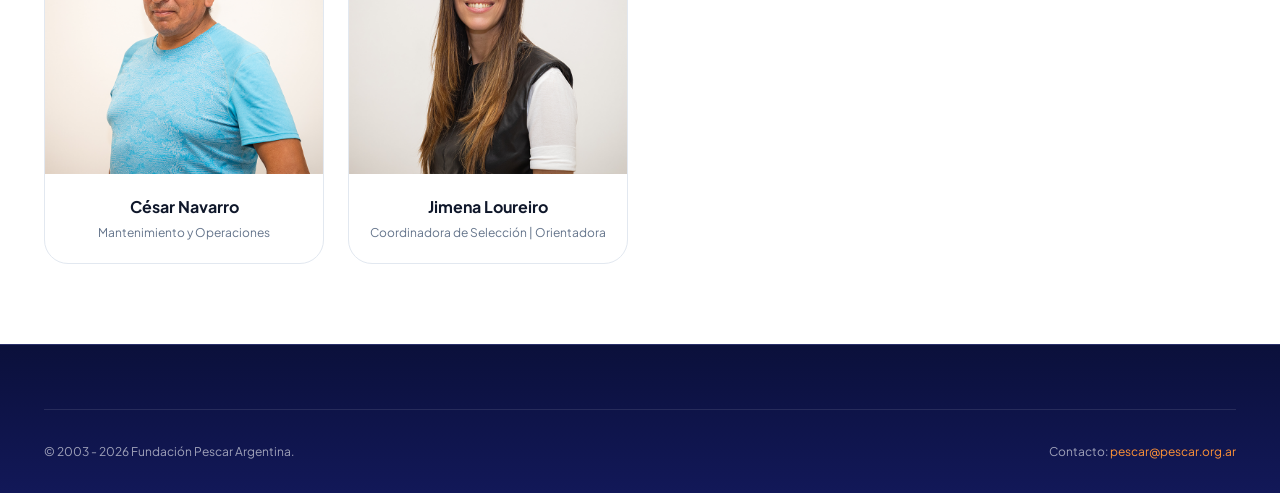
<file: quienes-somos.html>
<!DOCTYPE html>
<html lang="es">
<head>
  <meta charset="UTF-8" />
  <meta name="viewport" content="width=device-width, initial-scale=1.0" />
  <title>Quiénes Somos | Fundación Pescar Argentina</title>
  <meta name="description" content="Conocé la historia, misión, valores, alcance federal y el equipo directivo y orientadores de Fundación Pescar Argentina." />
  
  <link rel="icon" type="image/png" href="assets/images/favicon-64x64px.png" />
  <link rel="apple-touch-icon" href="assets/images/favicon-180x180px-06.png" />
  <link rel="stylesheet" href="css/styles.css" />
</head>
<body>

  <!-- Announcement Bar -->
  <aside class="announcement-bar" aria-label="Anuncios">
    <div class="container announcement-inner">
      <div style="display: flex; align-items: center; gap: 1rem;">
        <span>23 años educando para el trabajo en Argentina (2003 - 2026)</span>
      </div>
      <div>
        <a href="contacto.html" class="announcement-link">Contactá a nuestro equipo &rarr;</a>
      </div>
    </div>
  </aside>

    <!-- Site Header -->
  <header class="site-header">
    <div class="container">
      <nav class="navbar" aria-label="Navegación principal">
        <a href="index.html" class="brand-logo-link" aria-label="Inicio Fundación Pescar">
          <img src="assets/images/Logo-Pescar-2021-02.png" alt="Fundación Pescar Argentina" class="brand-logo-img" />
        </a>

        <ul class="nav-menu">
          <li><a href="index.html" class="nav-link">Inicio</a></li>
          <li><a href="quienes-somos.html" class="nav-link active">Quiénes Somos</a></li>
          <li><a href="programas.html" class="nav-link">Programas</a></li>
          <li><a href="contrata-egresados.html" class="nav-link">Contratá Egresados</a></li>
        </ul>

        <div class="nav-actions">
          <div class="audience-pills" role="tablist">
            <a href="estudiantes.html" class="audience-pill">Estudiantes</a>
            <a href="empresas.html" class="audience-pill">Empresas</a>
          </div>
          <a href="contacto.html" class="btn btn-accent btn-sm btn-nav">Contactanos</a>
          
          <button class="mobile-toggle" aria-label="Abrir menú">
            <svg width="24" height="24" viewBox="0 0 24 24" fill="none" stroke="currentColor" stroke-width="2"><line x1="3" y1="12" x2="21" y2="12"></line><line x1="3" y1="6" x2="21" y2="6"></line><line x1="3" y1="18" x2="21" y2="18"></line></svg>
          </button>
        </div>
      </nav>
    </div>
  </header>

    <!-- Mobile Drawer -->
  <div class="drawer-overlay" aria-hidden="true"></div>
  <aside class="mobile-drawer" aria-label="Menú móvil">
    <div class="drawer-header">
      <img src="assets/images/Logo-Pescar-2021-02.png" alt="Pescar" style="height: 38px;" />
      <button class="drawer-close" aria-label="Cerrar menú">
        <svg width="24" height="24" viewBox="0 0 24 24" fill="none" stroke="currentColor" stroke-width="2"><line x1="18" y1="6" x2="6" y2="18"></line><line x1="6" y1="6" x2="18" y2="18"></line></svg>
      </button>
    </div>
    <div class="drawer-links">
      <a href="index.html" class="drawer-link">Inicio</a>
      <a href="quienes-somos.html" class="drawer-link active">Quiénes Somos</a>
      <a href="programas.html" class="drawer-link">Programas de Formación</a>
      <a href="contrata-egresados.html" class="drawer-link">Contratá Egresados</a>
    </div>
    <div style="margin-top: auto; display: flex; flex-direction: column; gap: 0.75rem;">
      <a href="estudiantes.html" class="btn btn-primary" style="width: 100%;">Quiero Capacitarme</a>
      <a href="empresas.html" class="btn btn-accent" style="width: 100%;">Sumá tu Empresa</a>
      <a href="contacto.html" class="btn btn-outline-primary" style="width: 100%; border-color: var(--color-slate-300); color: var(--color-slate-700);">Contacto</a>
    </div>
  </aside>

  <main>
    <!-- HERO -->
    <section class="section section-dark" style="padding: 4rem 0;">
      <div class="container">
        <span class="badge-tag badge-white">Nuestra Identidad</span>
        <h1 style="color: var(--color-white); margin-bottom: 1rem;">Educamos para el Trabajo con Pasión</h1>
        <p style="color: rgba(255, 255, 255, 0.9); font-size: 1.15rem; max-width: 700px;">
          Somos una organización de la sociedad civil sin fines de lucro cuyo objetivo primordial es brindar herramientas a personas en situación de vulnerabilidad para construir un proyecto de vida sostenible.
        </p>
      </div>
    </section>

    <!-- MISSION & 3 PILLARS -->
    <section class="section section-alt">
      <div class="container">
        <div style="display: grid; grid-template-columns: 1fr 1fr; gap: 3rem; align-items: center;">
          <div class="reveal-on-scroll">
            <span class="badge-tag">Misión y Propósito</span>
            <h2 style="margin-bottom: 1rem;">El valor de la autosuperación</h2>
            <p>
              En <strong>Fundación Pescar Argentina</strong> creemos profundamente en el valor de cada individuo y en la posibilidad de superación constante. Promovemos e implementamos diversos programas de formación integral, acompañando la trayectoria educativa y laboral de nuestros beneficiarios.
            </p>
            <div style="background: var(--color-pescar-blue-50); padding: 1.25rem; border-radius: var(--radius-lg); border-left: 4px solid var(--color-pescar-blue); margin-top: 1.5rem;">
              <div style="font-weight: 800; color: var(--color-pescar-blue);">Impacto Acumulado</div>
              <div style="font-size: 0.875rem; color: var(--color-slate-700);">
                De <strong>18 beneficiarios</strong> en 2003 a más de <strong>107.084 beneficiarios</strong> alcanzados hasta el 2026.
              </div>
            </div>
          </div>
          <div class="reveal-on-scroll">
            <img src="assets/images/INST-equipo.jpg" alt="Equipo Pescar" style="border-radius: var(--radius-2xl); box-shadow: var(--shadow-xl);" />
          </div>
        </div>

        <!-- 3 Pillars -->
        <div style="margin-top: 4rem;">
          <div class="section-header">
            <span class="badge-tag badge-accent">Pedagogía Pescar</span>
            <h3>Los 3 Pilares de Formación</h3>
            <p class="section-subtitle">La conjunción que genera oportunidades reales de inclusión socio-laboral.</p>
          </div>

          <div style="display: grid; grid-template-columns: repeat(auto-fit, minmax(280px, 1fr)); gap: 1.5rem;">
            <div class="card card-primary-border reveal-on-scroll">
              <div style="font-size: 2.25rem; margin-bottom: 0.75rem;">🤝</div>
              <h4 style="margin-bottom: 0.5rem;">1. Habilidades Socioemocionales</h4>
              <p style="font-size: 0.875rem;">Comunicación oral y escrita, autoconfianza, gestión de emociones, trabajo en equipo, resolución de problemas y cultura del trabajo.</p>
            </div>
            <div class="card card-accent-border reveal-on-scroll">
              <div style="font-size: 2.25rem; margin-bottom: 0.75rem;">🛠</div>
              <h4 style="margin-bottom: 0.5rem;">2. Formación Técnico-Profesional</h4>
              <p style="font-size: 0.875rem;">Conocimientos técnicos alineados con las empresas socias: programación, neuroventas, atención al cliente, administración, estética y mecatrónica.</p>
            </div>
            <div class="card card-primary-border reveal-on-scroll">
              <div style="font-size: 2.25rem; margin-bottom: 0.75rem;">💻</div>
              <h4 style="margin-bottom: 0.5rem;">3. Competencias Tecnológicas</h4>
              <p style="font-size: 0.875rem;">Reducción de la brecha digital: dominio de herramientas de oficina, plataformas colaborativas cloud y plataformas de empleo.</p>
            </div>
          </div>
        </div>
      </div>
    </section>

    <!-- TIMELINE -->
    <section class="section">
      <div class="container">
        <div class="section-header">
          <span class="badge-tag">Hitos de Historia</span>
          <h2 class="section-title">Nuestra Trayectoria</h2>
          <p class="section-subtitle">Desde los orígenes en la fábrica hasta la red nacional actual.</p>
        </div>

        <div class="timeline">
          <div class="timeline-item reveal-on-scroll">
            <div class="timeline-dot"></div>
            <div class="timeline-card">
              <span class="timeline-year">1976</span>
              <h4>La primera semilla</h4>
              <p style="font-size: 0.875rem; margin: 0;">Geraldo Linck abre las puertas de su empresa para enseñarles un oficio a jóvenes vulnerables.</p>
            </div>
          </div>

          <div class="timeline-item reveal-on-scroll">
            <div class="timeline-dot"></div>
            <div class="timeline-card">
              <span class="timeline-year">1988</span>
              <h4>Se funda Projeto Pescar</h4>
              <p style="font-size: 0.875rem; margin: 0;">Se constituye formalmente en Brasil como red educativa con el sector privado (47+ años de trayectoria).</p>
            </div>
          </div>

          <div class="timeline-item reveal-on-scroll">
            <div class="timeline-dot"></div>
            <div class="timeline-card">
              <span class="timeline-year">2003</span>
              <h4>Nace Fundación Pescar Argentina</h4>
              <p style="font-size: 0.875rem; margin: 0;">Rose Linck, Edgardo Palmero, Silvia Uranga, Eduardo Novillo Astrada y la Universidad del Salvador fundan Pescar Argentina.</p>
            </div>
          </div>

          <div class="timeline-item reveal-on-scroll">
            <div class="timeline-dot"></div>
            <div class="timeline-card">
              <span class="timeline-year">2020</span>
              <h4>Innovación y Salto Federal</h4>
              <p style="font-size: 0.875rem; margin: 0;">Adaptación integral a la virtualidad sincrónica con envío de kits y expansión operativa a todo el país.</p>
            </div>
          </div>

          <div class="timeline-item reveal-on-scroll">
            <div class="timeline-dot"></div>
            <div class="timeline-card">
              <span class="timeline-year">2026</span>
              <h4>+107k Beneficiarios</h4>
              <p style="font-size: 0.875rem; margin: 0;">Alianzas estratégicas con empresas globales, certificación universitaria USAL y bolsa de empleo activa.</p>
            </div>
          </div>
        </div>
      </div>
    </section>

    <!-- TEAM DIRECTORY (18 INTEGRANTES) -->
    <section class="section section-alt">
      <div class="container">
        <div class="section-header">
          <span class="badge-tag">Equipo Humano</span>
          <h2 class="section-title">El Equipo de Fundación Pescar</h2>
          <p class="section-subtitle">Profesionales comprometidos con la educación y el trabajo.</p>
        </div>

        <div class="team-grid">
          <div class="team-card reveal-on-scroll">
            <div class="team-photo-wrap"><img src="assets/team/EquipoPescar_Silvia-web.jpg" alt="Silvia Uranga" class="team-photo" loading="lazy" /></div>
            <div class="team-info"><div class="team-name">Silvia Uranga</div><div class="team-role">Directora</div></div>
          </div>
          <div class="team-card reveal-on-scroll">
            <div class="team-photo-wrap"><img src="assets/team/Flor-F-web.png" alt="Florencia Fossati" class="team-photo" loading="lazy" /></div>
            <div class="team-info"><div class="team-name">Florencia Fossati</div><div class="team-role">Coordinación de Proyectos</div></div>
          </div>
          <div class="team-card reveal-on-scroll">
            <div class="team-photo-wrap"><img src="assets/team/EquipoPescar-8999-web.jpg" alt="Valeria Fernandez" class="team-photo" loading="lazy" /></div>
            <div class="team-info"><div class="team-name">Valeria Fernandez</div><div class="team-role">Administración y Finanzas</div></div>
          </div>
          <div class="team-card reveal-on-scroll">
            <div class="team-photo-wrap"><img src="assets/team/EquipoPescar-9100-web.jpg" alt="Florencia Cocorullo" class="team-photo" loading="lazy" /></div>
            <div class="team-info"><div class="team-name">Florencia Cocorullo</div><div class="team-role">Coordinación de Programas y Líder de Capacitación</div></div>
          </div>
          <div class="team-card reveal-on-scroll">
            <div class="team-photo-wrap"><img src="assets/team/EquipoPescar-8985-web.jpg" alt="Marie Steverlynck" class="team-photo" loading="lazy" /></div>
            <div class="team-info"><div class="team-name">Marie Steverlynck</div><div class="team-role">Coordinación de Programas y RR. II.</div></div>
          </div>
          <div class="team-card reveal-on-scroll">
            <div class="team-photo-wrap"><img src="assets/team/MariaWeb.jpg" alt="Maria Bereterbide" class="team-photo" loading="lazy" /></div>
            <div class="team-info"><div class="team-name">Maria Bereterbide</div><div class="team-role">Desarrollo Institucional | Orientadora</div></div>
          </div>
          <div class="team-card reveal-on-scroll">
            <div class="team-photo-wrap"><img src="assets/team/MiliWeb-1.jpg" alt="Milagro Amadeo" class="team-photo" loading="lazy" /></div>
            <div class="team-info"><div class="team-name">Milagro Amadeo</div><div class="team-role">Desarrollo Institucional | Diseño y Comunicación</div></div>
          </div>
          <div class="team-card reveal-on-scroll">
            <div class="team-photo-wrap"><img src="assets/team/EquipoPescar-9099-web.jpg" alt="María José Cesti" class="team-photo" loading="lazy" /></div>
            <div class="team-info"><div class="team-name">María José Cesti</div><div class="team-role">Coordinación de Programas y Líder de Capacitación</div></div>
          </div>
          <div class="team-card reveal-on-scroll">
            <div class="team-photo-wrap"><img src="assets/team/EquipoPescar-8994-web.jpg" alt="Analia Feloy" class="team-photo" loading="lazy" /></div>
            <div class="team-info"><div class="team-name">Analia Feloy</div><div class="team-role">Administración y Finanzas</div></div>
          </div>
          <div class="team-card reveal-on-scroll">
            <div class="team-photo-wrap" style="display:flex;align-items:center;justify-content:center;background:var(--color-pescar-blue-50);color:var(--color-pescar-blue);font-size:2rem;font-weight:800;">LT</div>
            <div class="team-info"><div class="team-name">Lucila Trolliet Degregory</div><div class="team-role">Coordinación de Programas</div></div>
          </div>
          <div class="team-card reveal-on-scroll">
            <div class="team-photo-wrap"><img src="assets/team/AdriWeb.jpg" alt="Adriana Canevaro" class="team-photo" loading="lazy" /></div>
            <div class="team-info"><div class="team-name">Adriana Canevaro</div><div class="team-role">Intermediación Laboral</div></div>
          </div>
          <div class="team-card reveal-on-scroll">
            <div class="team-photo-wrap"><img src="assets/team/EquipoPescar-9073-web.jpg" alt="Carlos Estivil" class="team-photo" loading="lazy" /></div>
            <div class="team-info"><div class="team-name">Carlos Estivil</div><div class="team-role">Desarrollo Institucional</div></div>
          </div>
          <div class="team-card reveal-on-scroll">
            <div class="team-photo-wrap"><img src="assets/team/EquipoPescar-9046-web.jpg" alt="Pilar Huesca" class="team-photo" loading="lazy" /></div>
            <div class="team-info"><div class="team-name">Pilar Huesca</div><div class="team-role">Coordinación de Proyectos</div></div>
          </div>
          <div class="team-card reveal-on-scroll">
            <div class="team-photo-wrap"><img src="assets/team/Belu-Palleros-web.png" alt="Belén Palleros" class="team-photo" loading="lazy" /></div>
            <div class="team-info"><div class="team-name">Belén Palleros</div><div class="team-role">Coordinación de Programas</div></div>
          </div>
          <div class="team-card reveal-on-scroll">
            <div class="team-photo-wrap"><img src="assets/team/EquipoPescar-8984-web.jpg" alt="Carolina Bianchetti" class="team-photo" loading="lazy" /></div>
            <div class="team-info"><div class="team-name">Carolina Bianchetti</div><div class="team-role">Red de Egresados ALUMNI</div></div>
          </div>
          <div class="team-card reveal-on-scroll">
            <div class="team-photo-wrap"><img src="assets/team/EquipoPescar_fran-web.jpg" alt="Francisco Laborda" class="team-photo" loading="lazy" /></div>
            <div class="team-info"><div class="team-name">Francisco Laborda</div><div class="team-role">Coordinación Área de Tecnología</div></div>
          </div>
          <div class="team-card reveal-on-scroll">
            <div class="team-photo-wrap"><img src="assets/team/Cesar-web.png" alt="César Navarro" class="team-photo" loading="lazy" /></div>
            <div class="team-info"><div class="team-name">César Navarro</div><div class="team-role">Mantenimiento y Operaciones</div></div>
          </div>
          <div class="team-card reveal-on-scroll">
            <div class="team-photo-wrap"><img src="assets/team/Jime-web.png" alt="Jimena Loureiro" class="team-photo" loading="lazy" /></div>
            <div class="team-info"><div class="team-name">Jimena Loureiro</div><div class="team-role">Coordinadora de Selección | Orientadora</div></div>
          </div>
        </div>
      </div>
    </section>
  </main>

  <!-- Footer -->
  <footer class="site-footer">
    <div class="container">
      <div class="footer-bottom">
        <div>© 2003 - 2026 Fundación Pescar Argentina.</div>
        <div>Contacto: <a href="mailto:pescar@pescar.org.ar" style="color: var(--color-pescar-orange-light);">pescar@pescar.org.ar</a></div>
      </div>
    </div>
  </footer>

  <script src="js/main.js"></script>
</body>
</html>
</file>
<file: css/styles.css>
/* ==========================================================================
   FUNDACIÓN PESCAR - COMPLETE STYLESHEET (HTML & CSS STANDALONE)
   Palette: #fc7200 (Pescar Orange) & #21298f (Pescar Blue)
   ========================================================================== */

@import url('https://fonts.googleapis.com/css2?family=Outfit:wght@400;500;600;700;800;900&family=Plus+Jakarta+Sans:ital,wght@0,300;0,400;0,500;0,600;0,700;0,800;1,400&display=swap');

:root {
  /* Exact Requested Palette */
  --color-pescar-orange: #fc7200;
  --color-pescar-orange-hover: #e06500;
  --color-pescar-orange-light: #ff9336;
  --color-pescar-orange-50: #fff6ed;
  --color-pescar-orange-100: #ffedd5;

  --color-pescar-blue: #21298f;
  --color-pescar-blue-dark: #121858;
  --color-pescar-blue-deep: #0b103b;
  --color-pescar-blue-light: #3641b8;
  --color-pescar-blue-50: #eef0fd;
  --color-pescar-blue-100: #e0e4fb;

  --color-cyan: #0ea5e9;
  --color-cyan-light: #e0f2fe;
  
  --color-success: #10b981;
  --color-success-light: #ecfdf5;

  /* Surfaces & Text */
  --color-white: #ffffff;
  --color-slate-50: #f8fafc;
  --color-slate-100: #f1f5f9;
  --color-slate-200: #e2e8f0;
  --color-slate-300: #cbd5e1;
  --color-slate-400: #94a3b8;
  --color-slate-500: #64748b;
  --color-slate-600: #475569;
  --color-slate-700: #334155;
  --color-slate-800: #1e293b;
  --color-slate-900: #0f172a;

  /* Gradients */
  --grad-primary: linear-gradient(135deg, #121858 0%, #21298f 60%, #2d38b0 100%);
  --grad-primary-dark: linear-gradient(180deg, #0b103b 0%, #121858 100%);
  --grad-accent: linear-gradient(135deg, #fc7200 0%, #ff8926 100%);
  --grad-hero-badge: linear-gradient(135deg, rgba(252, 114, 0, 0.2) 0%, rgba(33, 41, 143, 0.4) 100%);

  /* Typography */
  --font-sans: 'Plus Jakarta Sans', system-ui, -apple-system, sans-serif;
  --font-display: 'Outfit', 'Plus Jakarta Sans', system-ui, sans-serif;

  /* Spacing */
  --space-2: 0.5rem;
  --space-3: 0.75rem;
  --space-4: 1rem;
  --space-5: 1.25rem;
  --space-6: 1.5rem;
  --space-8: 2rem;
  --space-10: 2.5rem;
  --space-12: 3rem;
  --space-16: 4rem;
  --space-20: 5rem;

  /* Border Radii */
  --radius-sm: 6px;
  --radius-md: 10px;
  --radius-lg: 16px;
  --radius-xl: 24px;
  --radius-full: 9999px;

  /* Shadows */
  --shadow-sm: 0 1px 3px rgba(0, 0, 0, 0.05);
  --shadow-md: 0 4px 6px -1px rgba(0, 0, 0, 0.08), 0 2px 4px -2px rgba(0, 0, 0, 0.04);
  --shadow-lg: 0 10px 15px -3px rgba(0, 0, 0, 0.08), 0 4px 6px -4px rgba(0, 0, 0, 0.03);
  --shadow-xl: 0 20px 25px -5px rgba(0, 0, 0, 0.1), 0 8px 10px -6px rgba(0, 0, 0, 0.04);
  --shadow-card: 0 4px 20px rgba(15, 23, 42, 0.06);
  --shadow-card-hover: 0 16px 32px -8px rgba(33, 41, 143, 0.12), 0 0 1px 1px rgba(33, 41, 143, 0.08);

  --transition-fast: 150ms cubic-bezier(0.4, 0, 0.2, 1);
  --transition-normal: 250ms cubic-bezier(0.4, 0, 0.2, 1);
  --transition-slow: 400ms cubic-bezier(0.16, 1, 0.3, 1);
}

/* Base Reset */
*, *::before, *::after {
  box-sizing: border-box;
  margin: 0;
  padding: 0;
}

html {
  font-family: var(--font-sans);
  font-size: 16px;
  line-height: 1.6;
  color: var(--color-slate-800);
  background-color: var(--color-slate-50);
  scroll-behavior: smooth;
  -webkit-font-smoothing: antialiased;
}

body {
  min-height: 100vh;
  display: flex;
  flex-direction: column;
  overflow-x: hidden;
}

main {
  flex: 1;
}

img, svg {
  display: block;
  max-width: 100%;
  height: auto;
}

a {
  color: inherit;
  text-decoration: none;
  transition: color var(--transition-fast);
}

button, input, select, textarea {
  font: inherit;
}

button {
  cursor: pointer;
  border: none;
  background: none;
}

ul {
  list-style: none;
}

h1, h2, h3, h4, h5, h6 {
  font-family: var(--font-display);
  color: var(--color-slate-900);
  font-weight: 700;
  line-height: 1.2;
  letter-spacing: -0.02em;
}

h1 { font-size: clamp(2.25rem, 5.5vw, 3.75rem); }
h2 { font-size: clamp(1.85rem, 3.5vw, 2.5rem); }
h3 { font-size: clamp(1.4rem, 2.5vw, 1.85rem); }
h4 { font-size: 1.25rem; }

p {
  color: var(--color-slate-600);
  margin-bottom: 1rem;
}

p:last-child {
  margin-bottom: 0;
}

/* Layout Containers & Mobile First Baseline */
.container {
  width: 100%;
  max-width: 1240px;
  margin: 0 auto;
  padding: 0 1rem;
}

@media (min-width: 640px) {
  .container {
    padding: 0 1.5rem;
  }
}

.container-narrow {
  max-width: 920px;
}

.section {
  padding: var(--space-12) 0;
  position: relative;
}

@media (min-width: 768px) {
  .section {
    padding: var(--space-20) 0;
  }
}

.section-alt {
  background-color: var(--color-white);
}

.section-dark {
  background: var(--grad-primary);
  color: var(--color-white);
}

.section-dark h1, .section-dark h2, .section-dark h3, .section-dark h4 {
  color: var(--color-white);
}

.section-dark p {
  color: rgba(255, 255, 255, 0.85);
}

.section-header {
  text-align: center;
  max-width: 740px;
  margin: 0 auto var(--space-12) auto;
}

.badge-tag {
  display: inline-flex;
  align-items: center;
  gap: 0.4rem;
  padding: 0.35rem 0.85rem;
  border-radius: var(--radius-full);
  font-size: 0.75rem;
  font-weight: 700;
  text-transform: uppercase;
  letter-spacing: 0.06em;
  background-color: var(--color-pescar-blue-50);
  color: var(--color-pescar-blue);
  border: 1px solid var(--color-pescar-blue-100);
  margin-bottom: var(--space-3);
}

.badge-tag.badge-accent {
  background-color: var(--color-pescar-orange-50);
  color: var(--color-pescar-orange);
  border-color: var(--color-pescar-orange-100);
}

.badge-tag.badge-white {
  background-color: rgba(255, 255, 255, 0.15);
  color: var(--color-white);
  border-color: rgba(255, 255, 255, 0.25);
  backdrop-filter: blur(8px);
}

.section-title {
  margin-bottom: var(--space-3);
}

.section-subtitle {
  font-size: 1.1rem;
  color: var(--color-slate-500);
}

.section-dark .section-subtitle {
  color: rgba(255, 255, 255, 0.8);
}

/* Announcement Top Bar */
.announcement-bar {
  background: var(--color-pescar-blue-deep);
  color: rgba(255, 255, 255, 0.9);
  font-size: 0.75rem;
  padding: 0.5rem 0;
  border-bottom: 1px solid rgba(255, 255, 255, 0.1);
}

.announcement-inner {
  display: flex;
  justify-content: space-between;
  align-items: center;
  flex-wrap: wrap;
  gap: 0.5rem;
}

@media (max-width: 640px) {
  .announcement-inner {
    flex-direction: column;
    text-align: center;
    gap: 0.35rem;
  }
}

.announcement-link {
  color: var(--color-pescar-orange-light);
  font-weight: 700;
  display: inline-flex;
  align-items: center;
  gap: 0.3rem;
}

.announcement-link:hover {
  text-decoration: underline;
}

/* Header & Nav */
.site-header {
  position: sticky;
  top: 0;
  z-index: 1000;
  background: rgba(255, 255, 255, 0.95);
  backdrop-filter: blur(16px);
  -webkit-backdrop-filter: blur(16px);
  border-bottom: 1px solid var(--color-slate-200);
  transition: all var(--transition-normal);
}

.site-header.scrolled {
  box-shadow: var(--shadow-md);
  background: rgba(255, 255, 255, 0.98);
}

.navbar {
  display: flex;
  align-items: center;
  justify-content: space-between;
  height: 68px;
  gap: 1rem;
}

@media (min-width: 1024px) {
  .navbar {
    height: 80px;
    gap: 1.5rem;
  }
}

.brand-logo-link {
  display: flex;
  align-items: center;
  gap: 0.75rem;
}

.brand-logo-img {
  height: 38px;
  width: auto;
}

@media (min-width: 640px) {
  .brand-logo-img {
    height: 48px;
  }
}

.nav-menu {
  display: flex;
  align-items: center;
  gap: 1.5rem;
}

.nav-link {
  font-size: 0.875rem;
  font-weight: 600;
  color: var(--color-slate-700);
  padding: 0.5rem 0.2rem;
  position: relative;
  transition: color var(--transition-fast);
}

.nav-link:hover, .nav-link.active {
  color: var(--color-pescar-blue);
}

.nav-link.active::after {
  content: '';
  position: absolute;
  bottom: -4px;
  left: 0;
  width: 100%;
  height: 2px;
  background-color: var(--color-pescar-orange);
  border-radius: var(--radius-full);
}

.nav-actions {
  display: flex;
  align-items: center;
  gap: 0.75rem;
}

.audience-pills {
  display: inline-flex;
  padding: 3px;
  background: var(--color-slate-100);
  border-radius: var(--radius-full);
  border: 1px solid var(--color-slate-200);
}

@media (max-width: 560px) {
  .audience-pills {
    display: none;
  }
}

.audience-pill {
  padding: 0.35rem 0.85rem;
  font-size: 0.75rem;
  font-weight: 700;
  border-radius: var(--radius-full);
  color: var(--color-slate-600);
  transition: all var(--transition-fast);
}

.audience-pill.active {
  background: var(--color-white);
  color: var(--color-pescar-blue);
  box-shadow: var(--shadow-sm);
}

.mobile-toggle {
  display: none;
  padding: 0.5rem;
  color: var(--color-slate-800);
  min-width: 44px;
  min-height: 44px;
}

@media (max-width: 1024px) {
  .nav-menu, .nav-actions .btn-nav { display: none; }
  .mobile-toggle { display: flex; align-items: center; justify-content: center; }
}

/* Mobile Drawer */
.mobile-drawer {
  position: fixed;
  top: 0;
  right: -100%;
  width: min(85vw, 380px);
  height: 100vh;
  background: var(--color-white);
  box-shadow: -10px 0 30px rgba(0, 0, 0, 0.15);
  z-index: 1200;
  transition: right var(--transition-slow);
  display: flex;
  flex-direction: column;
  padding: var(--space-6);
  overflow-y: auto;
}

.mobile-drawer.open { right: 0; }

.drawer-overlay {
  position: fixed;
  inset: 0;
  background: rgba(15, 23, 42, 0.6);
  backdrop-filter: blur(4px);
  z-index: 1150;
  opacity: 0;
  pointer-events: none;
  transition: opacity var(--transition-normal);
}

.drawer-overlay.open { opacity: 1; pointer-events: auto; }

.drawer-header {
  display: flex;
  align-items: center;
  justify-content: space-between;
  margin-bottom: var(--space-6);
  padding-bottom: var(--space-4);
  border-bottom: 1px solid var(--color-slate-200);
}

.drawer-links {
  display: flex;
  flex-direction: column;
  gap: var(--space-3);
  margin-bottom: var(--space-6);
}

.drawer-link {
  font-size: 1.1rem;
  font-weight: 600;
  color: var(--color-slate-800);
  padding: 0.5rem 0;
}

.drawer-link.active { color: var(--color-pescar-orange); }

/* Buttons */
.btn {
  display: inline-flex;
  align-items: center;
  justify-content: center;
  gap: 0.5rem;
  font-size: 0.875rem;
  font-weight: 700;
  padding: 0.75rem 1.5rem;
  border-radius: var(--radius-md);
  transition: all var(--transition-fast);
  cursor: pointer;
  white-space: nowrap;
}

.btn-lg {
  padding: 1rem 2rem;
  font-size: 1rem;
  border-radius: var(--radius-lg);
}

.btn-sm {
  padding: 0.4rem 0.85rem;
  font-size: 0.75rem;
}

.btn-accent {
  background: var(--grad-accent);
  color: var(--color-white);
  box-shadow: 0 4px 14px rgba(252, 114, 0, 0.35);
}

.btn-accent:hover {
  background: var(--color-pescar-orange-hover);
  transform: translateY(-2px);
  box-shadow: 0 6px 20px rgba(252, 114, 0, 0.45);
}

.btn-primary {
  background: var(--grad-primary);
  color: var(--color-white);
  box-shadow: 0 4px 14px rgba(33, 41, 143, 0.25);
}

.btn-primary:hover {
  background: var(--color-pescar-blue-dark);
  transform: translateY(-2px);
  box-shadow: 0 6px 20px rgba(33, 41, 143, 0.35);
}

.btn-secondary {
  background: var(--color-white);
  color: var(--color-slate-800);
  border: 1px solid var(--color-slate-300);
}

.btn-secondary:hover {
  background: var(--color-slate-50);
  border-color: var(--color-slate-400);
  transform: translateY(-2px);
}

.btn-white {
  background: var(--color-white);
  color: var(--color-pescar-blue);
  box-shadow: 0 4px 14px rgba(0, 0, 0, 0.1);
}

.btn-white:hover {
  background: var(--color-slate-100);
  transform: translateY(-2px);
}

.btn-outline-white {
  background: transparent;
  color: var(--color-white);
  border: 2px solid rgba(255, 255, 255, 0.4);
}

.btn-outline-white:hover {
  border-color: var(--color-white);
  background: rgba(255, 255, 255, 0.1);
  transform: translateY(-2px);
}

/* Cards */
.card {
  background-color: var(--color-white);
  border-radius: var(--radius-xl);
  border: 1px solid var(--color-slate-200);
  padding: var(--space-8);
  box-shadow: var(--shadow-card);
  transition: all var(--transition-normal);
  position: relative;
  overflow: hidden;
}

.card:hover {
  box-shadow: var(--shadow-card-hover);
  transform: translateY(-4px);
  border-color: rgba(33, 41, 143, 0.2);
}

.card-accent-border { border-top: 4px solid var(--color-pescar-orange); }
.card-primary-border { border-top: 4px solid var(--color-pescar-blue); }

/* Hero Section */
.hero-section {
  position: relative;
  background: var(--grad-primary);
  color: var(--color-white);
  padding-top: calc(var(--space-16) + 20px);
  padding-bottom: var(--space-20);
  overflow: hidden;
}

.hero-glow {
  position: absolute;
  top: -20%;
  right: -10%;
  width: 600px;
  height: 600px;
  background: radial-gradient(circle, rgba(252, 114, 0, 0.25) 0%, transparent 70%);
  pointer-events: none;
  filter: blur(40px);
}

.hero-glow-cyan {
  position: absolute;
  bottom: -20%;
  left: -10%;
  width: 500px;
  height: 500px;
  background: radial-gradient(circle, rgba(14, 165, 233, 0.2) 0%, transparent 70%);
  pointer-events: none;
  filter: blur(40px);
}

.hero-grid {
  display: grid;
  grid-template-columns: 1.15fr 0.85fr;
  gap: var(--space-12);
  align-items: center;
  position: relative;
  z-index: 1;
}

@media (max-width: 968px) {
  .hero-grid {
    grid-template-columns: 1fr;
    text-align: center;
  }
}

.hero-content {
  display: flex;
  flex-direction: column;
  align-items: flex-start;
}

@media (max-width: 968px) {
  .hero-content { align-items: center; }
}

.hero-title {
  color: var(--color-white);
  font-size: clamp(2.5rem, 5.5vw, 4rem);
  font-weight: 800;
  line-height: 1.1;
  margin-bottom: var(--space-5);
  letter-spacing: -0.03em;
}

.hero-title .text-highlight {
  background: linear-gradient(135deg, #fc7200 0%, #ffab53 100%);
  -webkit-background-clip: text;
  -webkit-text-fill-color: transparent;
}

.hero-subtitle {
  font-size: clamp(1.05rem, 2vw, 1.25rem);
  color: rgba(255, 255, 255, 0.88);
  margin-bottom: var(--space-8);
  max-width: 560px;
}

.hero-cta-group {
  display: flex;
  flex-direction: column;
  gap: var(--space-3);
  margin-bottom: var(--space-8);
  width: 100%;
}

@media (min-width: 560px) {
  .hero-cta-group {
    flex-direction: row;
    flex-wrap: wrap;
    width: auto;
    gap: var(--space-4);
  }
}

.hero-image-card {
  position: relative;
  border-radius: var(--radius-2xl);
  overflow: hidden;
  box-shadow: 0 25px 50px -12px rgba(0, 0, 0, 0.4);
  border: 1px solid rgba(255, 255, 255, 0.2);
}

.hero-image {
  width: 100%;
  height: 280px;
  object-fit: cover;
}

@media (min-width: 640px) {
  .hero-image {
    height: 440px;
  }
}

.hero-floating-card {
  position: static;
  margin-top: 1rem;
  background: rgba(255, 255, 255, 0.95);
  backdrop-filter: blur(12px);
  color: var(--color-slate-900);
  padding: var(--space-4) var(--space-6);
  border-radius: var(--radius-lg);
  box-shadow: var(--shadow-xl);
  border: 1px solid var(--color-slate-200);
  display: flex;
  align-items: center;
  gap: 1rem;
}

@media (min-width: 768px) {
  .hero-floating-card {
    position: absolute;
    bottom: -20px;
    left: -20px;
    margin-top: 0;
  }
}

/* Stats Counters */
.stats-grid {
  display: grid;
  grid-template-columns: repeat(2, 1fr);
  gap: var(--space-4);
}

@media (min-width: 768px) {
  .stats-grid {
    grid-template-columns: repeat(4, 1fr);
    gap: var(--space-6);
  }
}

.stat-card {
  background: var(--color-white);
  border: 1px solid var(--color-slate-200);
  border-radius: var(--radius-lg);
  padding: 1.5rem 1rem;
  text-align: center;
  box-shadow: var(--shadow-sm);
  transition: transform var(--transition-fast);
  display: flex;
  flex-direction: column;
  align-items: center;
  justify-content: center;
  min-height: 140px;
  contain: layout style;
}

@media (min-width: 640px) {
  .stat-card {
    padding: var(--space-6);
    min-height: 170px;
  }
}

.stat-card:hover {
  transform: translateY(-3px);
  box-shadow: var(--shadow-md);
}

.stat-number {
  font-family: var(--font-display);
  font-variant-numeric: tabular-nums;
  -webkit-font-feature-settings: "tnum" 1;
  font-feature-settings: "tnum" 1;
  font-size: clamp(2.2rem, 4.5vw, 3.5rem);
  font-weight: 800;
  line-height: 1.15;
  color: var(--color-pescar-blue);
  margin-bottom: var(--space-2);
  display: block;
  white-space: nowrap;
  letter-spacing: -0.01em;
  min-height: 1.15em;
}

.stat-number.accent { color: var(--color-pescar-orange); }

.stat-label {
  font-size: 0.8rem;
  font-weight: 600;
  color: var(--color-slate-600);
  text-transform: uppercase;
  letter-spacing: 0.04em;
  line-height: 1.35;
  display: block;
  width: 100%;
}

@media (min-width: 640px) {
  .stat-label { font-size: 0.875rem; }
}

/* Pathways */
.pathway-grid {
  display: grid;
  grid-template-columns: 1fr;
  gap: var(--space-6);
}

@media (min-width: 768px) {
  .pathway-grid {
    grid-template-columns: repeat(2, 1fr);
    gap: var(--space-8);
  }
}

.pathway-card {
  border-radius: var(--radius-2xl);
  padding: 1.75rem 1.25rem;
  color: var(--color-white);
  display: flex;
  flex-direction: column;
  justify-content: space-between;
  min-height: 340px;
  box-shadow: var(--shadow-xl);
  transition: transform var(--transition-normal);
}

@media (min-width: 640px) {
  .pathway-card {
    padding: var(--space-10);
    min-height: 380px;
  }
}

.pathway-card:hover { transform: translateY(-6px); }
.pathway-card.student { background: linear-gradient(135deg, #0284c7 0%, #21298f 100%); }
.pathway-card.company { background: linear-gradient(135deg, #121858 0%, #0f172a 100%); }

.pathway-badge {
  display: inline-flex;
  align-items: center;
  gap: 0.4rem;
  background: rgba(255, 255, 255, 0.18);
  backdrop-filter: blur(8px);
  padding: 0.35rem 0.85rem;
  border-radius: var(--radius-full);
  font-size: 0.75rem;
  font-weight: 700;
  text-transform: uppercase;
  margin-bottom: var(--space-4);
  width: fit-content;
}

.pathway-title {
  color: var(--color-white);
  font-size: clamp(1.4rem, 3vw, 1.85rem);
  margin-bottom: var(--space-3);
}

.pathway-desc {
  color: rgba(255, 255, 255, 0.9);
  font-size: 0.95rem;
  margin-bottom: var(--space-6);
}

/* Program Cards & Filters */
.filter-container {
  display: flex;
  gap: 0.5rem;
  overflow-x: auto;
  padding: 0.25rem 0.5rem 0.75rem;
  -webkit-overflow-scrolling: touch;
  scrollbar-width: none;
  justify-content: flex-start;
  margin-bottom: var(--space-8);
}

.filter-container::-webkit-scrollbar {
  display: none;
}

@media (min-width: 640px) {
  .filter-container {
    flex-wrap: wrap;
    justify-content: center;
    overflow-x: visible;
    padding-bottom: 0;
    margin-bottom: var(--space-10);
  }
}

.filter-btn {
  padding: 0.5rem 1.25rem;
  border-radius: var(--radius-full);
  font-size: 0.875rem;
  font-weight: 600;
  background: var(--color-white);
  color: var(--color-slate-700);
  border: 1px solid var(--color-slate-200);
  transition: all var(--transition-fast);
  white-space: nowrap;
  flex-shrink: 0;
}

.filter-btn:hover {
  border-color: var(--color-pescar-blue);
  color: var(--color-pescar-blue);
}

.filter-btn.active {
  background: var(--color-pescar-blue);
  color: var(--color-white);
  border-color: var(--color-pescar-blue);
}

.programs-grid {
  display: grid;
  grid-template-columns: 1fr;
  gap: var(--space-6);
}

@media (min-width: 640px) {
  .programs-grid {
    grid-template-columns: repeat(2, 1fr);
    gap: var(--space-8);
  }
}

@media (min-width: 1024px) {
  .programs-grid {
    grid-template-columns: repeat(3, 1fr);
  }
}

.program-card {
  background: var(--color-white);
  border-radius: var(--radius-xl);
  border: 1px solid var(--color-slate-200);
  overflow: hidden;
  display: flex;
  flex-direction: column;
  box-shadow: var(--shadow-card);
  transition: all var(--transition-normal);
}

.program-card:hover {
  transform: translateY(-6px);
  box-shadow: var(--shadow-card-hover);
  border-color: rgba(33, 41, 143, 0.25);
}

.program-image-wrap {
  position: relative;
  height: 200px;
  overflow: hidden;
  background-color: var(--color-slate-100);
}

.program-image {
  width: 100%;
  height: 100%;
  object-fit: cover;
  transition: transform var(--transition-slow);
}

.program-card:hover .program-image {
  transform: scale(1.05);
}

.program-category-badge {
  position: absolute;
  top: 1rem;
  left: 1rem;
  background: rgba(18, 24, 88, 0.85);
  backdrop-filter: blur(8px);
  color: var(--color-white);
  padding: 0.3rem 0.75rem;
  border-radius: var(--radius-full);
  font-size: 0.75rem;
  font-weight: 700;
}

.program-body {
  padding: var(--space-6);
  display: flex;
  flex-direction: column;
  flex: 1;
}

.program-title {
  font-size: 1.25rem;
  margin-bottom: var(--space-2);
  color: var(--color-slate-900);
}

.program-desc {
  font-size: 0.875rem;
  color: var(--color-slate-600);
  margin-bottom: var(--space-6);
  flex: 1;
}

.program-meta {
  display: flex;
  flex-wrap: wrap;
  gap: var(--space-3);
  padding-top: var(--space-4);
  border-top: 1px solid var(--color-slate-100);
  font-size: 0.75rem;
  color: var(--color-slate-500);
  margin-bottom: var(--space-4);
}

.program-meta-item {
  display: inline-flex;
  align-items: center;
  gap: 0.35rem;
  background: var(--color-slate-50);
  padding: 0.25rem 0.5rem;
  border-radius: var(--radius-sm);
}

/* Candidate Talent Pool Preview */
.candidate-grid {
  display: grid;
  grid-template-columns: 1fr;
  gap: var(--space-4);
}

@media (min-width: 640px) {
  .candidate-grid {
    grid-template-columns: repeat(2, 1fr);
    gap: var(--space-6);
  }
}

@media (min-width: 1024px) {
  .candidate-grid {
    grid-template-columns: repeat(4, 1fr);
  }
}

.candidate-card {
  background: var(--color-white);
  border-radius: var(--radius-xl);
  border: 1px solid var(--color-slate-200);
  padding: var(--space-5);
  box-shadow: var(--shadow-sm);
  transition: all var(--transition-normal);
  display: flex;
  flex-direction: column;
}

@media (min-width: 640px) {
  .candidate-card {
    padding: var(--space-6);
  }
}

.candidate-card:hover {
  transform: translateY(-4px);
  box-shadow: var(--shadow-md);
  border-color: var(--color-pescar-blue);
}

.candidate-badge {
  display: inline-flex;
  align-items: center;
  gap: 0.3rem;
  background: var(--color-success-light);
  color: var(--color-success);
  font-size: 0.75rem;
  font-weight: 700;
  padding: 0.25rem 0.6rem;
  border-radius: var(--radius-full);
  margin-bottom: 0.75rem;
  width: fit-content;
}

.candidate-code {
  font-family: monospace;
  font-size: 0.8rem;
  color: var(--color-slate-500);
}

.candidate-title {
  font-size: 1.15rem;
  color: var(--color-pescar-blue);
  margin-bottom: 0.25rem;
}

.candidate-origin {
  font-size: 0.8rem;
  color: var(--color-slate-600);
  margin-bottom: 1rem;
}

.skills-tags {
  display: flex;
  flex-wrap: wrap;
  gap: 0.35rem;
  margin-top: auto;
  padding-top: 1rem;
  border-top: 1px solid var(--color-slate-100);
}

.skill-tag {
  background: var(--color-slate-100);
  color: var(--color-slate-700);
  padding: 0.2rem 0.5rem;
  border-radius: var(--radius-sm);
  font-size: 0.75rem;
  font-weight: 600;
}

/* Auto-rotating Alumni Stories Carousel */
.alumni-carousel-wrapper {
  position: relative;
  max-width: 900px;
  margin: 0 auto;
  overflow: hidden;
  border-radius: var(--radius-2xl);
  background: var(--color-white);
  box-shadow: var(--shadow-xl);
  border: 1px solid var(--color-slate-200);
}

.alumni-slides-container {
  display: flex;
  transition: transform 0.6s cubic-bezier(0.16, 1, 0.3, 1);
}

.alumni-slide {
  min-width: 100%;
  padding: 1.5rem 1.25rem;
  display: flex;
  flex-direction: column;
  justify-content: space-between;
}

@media (min-width: 640px) {
  .alumni-slide {
    padding: var(--space-10);
  }
}

.alumni-quote {
  font-size: 1.15rem;
  color: var(--color-slate-700);
  font-style: italic;
  line-height: 1.8;
  margin-bottom: var(--space-6);
}

.alumni-footer {
  display: flex;
  align-items: center;
  gap: 1rem;
  padding-top: var(--space-4);
  border-top: 1px solid var(--color-slate-100);
}

.alumni-avatar {
  width: 52px;
  height: 52px;
  border-radius: var(--radius-full);
  background: var(--color-pescar-blue-50);
  color: var(--color-pescar-blue);
  display: flex;
  align-items: center;
  justify-content: center;
  font-weight: 800;
  font-size: 1.15rem;
}

.alumni-carousel-dots {
  display: flex;
  justify-content: center;
  gap: 0.5rem;
  padding: 1rem 0;
  background: var(--color-slate-50);
  border-top: 1px solid var(--color-slate-100);
}

.carousel-dot {
  width: 12px;
  height: 12px;
  border-radius: var(--radius-full);
  background: var(--color-slate-300);
  transition: all var(--transition-fast);
}

.carousel-dot.active {
  background: var(--color-pescar-orange);
  width: 28px;
}

/* Floating 2-Row Infinite Marquee Partners Carousel */
.marquee-container {
  display: flex;
  flex-direction: column;
  gap: 1rem;
  overflow: hidden;
  position: relative;
  mask-image: linear-gradient(to right, transparent, black 10%, black 90%, transparent);
  -webkit-mask-image: linear-gradient(to right, transparent, black 10%, black 90%, transparent);
}

.marquee-track {
  display: flex;
  gap: 1rem;
  width: max-content;
}

.marquee-track.track-1 {
  animation: scrollLeft 35s linear infinite;
}

.marquee-track.track-2 {
  animation: scrollRight 35s linear infinite;
}

.marquee-track:hover {
  animation-play-state: paused;
}

@keyframes scrollLeft {
  0% { transform: translateX(0); }
  100% { transform: translateX(-50%); }
}

@keyframes scrollRight {
  0% { transform: translateX(-50%); }
  100% { transform: translateX(0); }
}

.partner-pill {
  background: var(--color-white);
  border: 1px solid var(--color-slate-200);
  border-radius: var(--radius-full);
  padding: 0.55rem 1.15rem 0.55rem 0.9rem;
  display: inline-flex;
  align-items: center;
  gap: 0.75rem;
  box-shadow: var(--shadow-sm);
  white-space: nowrap;
  font-weight: 700;
  color: var(--color-slate-800);
  font-size: 0.92rem;
  min-height: 46px;
  transition: transform var(--transition-fast), box-shadow var(--transition-fast);
}

.partner-pill:hover {
  transform: translateY(-2px);
  box-shadow: var(--shadow-md);
  border-color: var(--color-slate-300);
}

.partner-logo-img {
  height: 26px;
  width: auto;
  max-width: 110px;
  object-fit: contain;
  display: inline-block;
  vertical-align: middle;
}

/* Hide company text when logo is present and loaded */
.partner-pill .partner-name {
  display: none;
  font-weight: 700;
  color: var(--color-slate-800);
  font-size: 0.92rem;
}

/* Fallback: show company text if logo is broken, errored or missing */
.partner-pill.has-broken-logo .partner-name,
.partner-pill:not(:has(.partner-logo-img)) .partner-name,
.partner-pill.fallback-text .partner-name {
  display: inline-block;
}

.partner-pill-badge {
  font-size: 0.65rem;
  text-transform: uppercase;
  padding: 0.2rem 0.5rem;
  border-radius: var(--radius-full);
  background: var(--color-pescar-blue-50);
  color: var(--color-pescar-blue);
  font-weight: 700;
}

/* Timeline */
.timeline {
  position: relative;
  max-width: 860px;
  margin: 0 auto;
}

.timeline::before {
  content: '';
  position: absolute;
  top: 0;
  bottom: 0;
  left: 50%;
  width: 2px;
  background: var(--color-slate-200);
  transform: translateX(-50%);
}

@media (max-width: 768px) {
  .timeline::before { left: 24px; }
}

.timeline-item {
  position: relative;
  margin-bottom: var(--space-8);
  width: 50%;
}

.timeline-item:nth-child(odd) {
  left: 0;
  padding-right: var(--space-8);
  text-align: right;
}

.timeline-item:nth-child(even) {
  left: 50%;
  padding-left: var(--space-8);
  text-align: left;
}

@media (max-width: 768px) {
  .timeline-item {
    width: 100% !important;
    left: 0 !important;
    padding-left: 60px !important;
    padding-right: 0 !important;
    text-align: left !important;
  }
}

.timeline-dot {
  position: absolute;
  top: 24px;
  width: 18px;
  height: 18px;
  border-radius: var(--radius-full);
  background: var(--color-pescar-orange);
  border: 4px solid var(--color-white);
  box-shadow: 0 0 0 2px var(--color-pescar-orange);
  z-index: 2;
}

.timeline-item:nth-child(odd) .timeline-dot { right: -9px; }
.timeline-item:nth-child(even) .timeline-dot { left: -9px; }

@media (max-width: 768px) {
  .timeline-dot { left: 15px !important; right: auto !important; }
}

.timeline-card {
  background: var(--color-white);
  border-radius: var(--radius-lg);
  padding: var(--space-6);
  border: 1px solid var(--color-slate-200);
  box-shadow: var(--shadow-sm);
}

.timeline-year {
  display: inline-block;
  font-family: var(--font-display);
  font-size: 1.5rem;
  font-weight: 800;
  color: var(--color-pescar-blue);
  margin-bottom: 0.25rem;
}

/* Team Grid */
.team-grid {
  display: grid;
  grid-template-columns: repeat(auto-fill, minmax(240px, 1fr));
  gap: var(--space-6);
}

.team-card {
  background: var(--color-white);
  border-radius: var(--radius-xl);
  border: 1px solid var(--color-slate-200);
  overflow: hidden;
  text-align: center;
  transition: all var(--transition-normal);
}

.team-card:hover {
  transform: translateY(-4px);
  box-shadow: var(--shadow-card-hover);
  border-color: rgba(33, 41, 143, 0.2);
}

.team-photo-wrap {
  width: 100%;
  aspect-ratio: 1/1;
  background-color: var(--color-slate-100);
  overflow: hidden;
}

.team-photo {
  width: 100%;
  height: 100%;
  object-fit: cover;
  transition: transform var(--transition-slow);
}

.team-card:hover .team-photo { transform: scale(1.04); }

.team-info { padding: var(--space-5); }
.team-name { font-size: 1rem; font-weight: 700; color: var(--color-slate-900); }
.team-role { font-size: 0.75rem; color: var(--color-slate-500); margin-top: 0.25rem; }

/* ODS Grid */
.ods-grid {
  display: grid;
  grid-template-columns: repeat(2, 1fr);
  gap: var(--space-3);
  margin-top: var(--space-6);
}

@media (min-width: 640px) {
  .ods-grid {
    grid-template-columns: repeat(3, 1fr);
    gap: var(--space-4);
  }
}

@media (min-width: 1024px) {
  .ods-grid {
    grid-template-columns: repeat(6, 1fr);
  }
}

.ods-card {
  background: var(--color-white);
  border-radius: var(--radius-xl);
  padding: 1.25rem 0.75rem;
  border: 1px solid var(--color-slate-200);
  text-align: center;
  box-shadow: var(--shadow-sm);
  display: flex;
  flex-direction: column;
  align-items: center;
  justify-content: center;
  gap: 0.65rem;
  transition: all var(--transition-fast);
}

@media (min-width: 640px) {
  .ods-card {
    padding: 1.5rem 1rem;
  }
}

.ods-card:hover {
  transform: translateY(-4px);
  box-shadow: var(--shadow-md);
  border-color: var(--color-pescar-blue);
}

.ods-number-badge, .ods-number {
  font-family: var(--font-display);
  font-weight: 800;
  font-size: 1rem;
  display: inline-flex;
  align-items: center;
  justify-content: center;
  color: #ffffff;
  background: var(--ods-color, var(--color-pescar-orange));
  padding: 0.25rem 0.75rem;
  border-radius: var(--radius-full);
  letter-spacing: 0.04em;
  box-shadow: 0 4px 10px rgba(0, 0, 0, 0.2);
}

@media (min-width: 640px) {
  .ods-number-badge, .ods-number {
    font-size: 1.1rem;
    padding: 0.3rem 0.85rem;
  }
}

.ods-name {
  font-size: 0.8rem;
  font-weight: 700;
  color: var(--color-slate-800);
  display: block;
  line-height: 1.35;
  text-align: center;
}

@media (min-width: 640px) {
  .ods-name {
    font-size: 0.85rem;
  }
}

/* Accordion */
.accordion {
  display: flex;
  flex-direction: column;
  gap: var(--space-4);
  max-width: 800px;
  margin: 0 auto;
}

.accordion-item {
  background: var(--color-white);
  border-radius: var(--radius-lg);
  border: 1px solid var(--color-slate-200);
  overflow: hidden;
}

.accordion-item.active {
  border-color: var(--color-pescar-blue);
  box-shadow: var(--shadow-sm);
}

.accordion-header {
  width: 100%;
  padding: var(--space-5) var(--space-6);
  display: flex;
  justify-content: space-between;
  align-items: center;
  font-size: 1rem;
  font-weight: 700;
  color: var(--color-slate-800);
  text-align: left;
}

.accordion-header:hover { color: var(--color-pescar-blue); }

.accordion-icon {
  width: 20px;
  height: 20px;
  transition: transform var(--transition-normal);
  color: var(--color-slate-400);
}

.accordion-item.active .accordion-icon {
  transform: rotate(180deg);
  color: var(--color-pescar-orange);
}

.accordion-content {
  max-height: 0;
  overflow: hidden;
  transition: max-height var(--transition-normal) ease-out;
}

.accordion-body {
  padding: 0 var(--space-6) var(--space-6) var(--space-6);
  color: var(--color-slate-600);
  font-size: 0.875rem;
}

/* Forms */
.form-grid {
  display: grid;
  grid-template-columns: 1fr;
  gap: var(--space-4);
}

@media (min-width: 640px) {
  .form-grid {
    grid-template-columns: repeat(2, 1fr);
    gap: var(--space-5);
  }
}

.form-group {
  display: flex;
  flex-direction: column;
  gap: 0.4rem;
}

.form-group.full-width { grid-column: 1 / -1; }

.form-label {
  font-size: 0.75rem;
  font-weight: 700;
  color: var(--color-slate-700);
  text-transform: uppercase;
}

.form-input, .form-select, .form-textarea {
  width: 100%;
  padding: 0.85rem 1rem;
  border: 1px solid var(--color-slate-300);
  border-radius: var(--radius-md);
  font-size: 1rem; /* 16px to prevent iOS auto-zoom */
  color: var(--color-slate-800);
  background-color: var(--color-white);
  transition: border-color var(--transition-fast), box-shadow var(--transition-fast);
}

@media (min-width: 640px) {
  .form-input, .form-select, .form-textarea {
    font-size: 0.875rem;
  }
}

.form-input:focus, .form-select:focus, .form-textarea:focus {
  outline: none;
  border-color: var(--color-pescar-blue);
  box-shadow: 0 0 0 3px var(--color-pescar-blue-100);
}

.form-textarea { resize: vertical; min-height: 120px; }

.form-alert {
  padding: var(--space-4);
  border-radius: var(--radius-md);
  font-size: 0.875rem;
  margin-top: var(--space-4);
  display: none;
}

.form-alert.success {
  display: block;
  background-color: var(--color-success-light);
  color: var(--color-success);
  border: 1px solid rgba(16, 185, 129, 0.3);
}

.form-alert.error {
  display: block;
  background-color: #fef2f2;
  color: #991b1b;
  border: 1px solid #fecaca;
}

/* Modal */
.modal {
  position: fixed;
  inset: 0;
  z-index: 1300;
  display: flex;
  align-items: center;
  justify-content: center;
  padding: 0.75rem;
  opacity: 0;
  pointer-events: none;
  transition: opacity var(--transition-normal);
}

@media (min-width: 640px) {
  .modal {
    padding: var(--space-4);
  }
}

.modal.open { opacity: 1; pointer-events: auto; }

.modal-backdrop {
  position: absolute;
  inset: 0;
  background: rgba(15, 23, 42, 0.7);
  backdrop-filter: blur(8px);
}

.modal-container {
  position: relative;
  background: var(--color-white);
  border-radius: var(--radius-xl);
  max-width: 680px;
  width: 100%;
  max-height: 92vh;
  overflow-y: auto;
  padding: 1.5rem 1.25rem;
  box-shadow: var(--shadow-xl);
  transform: translateY(20px);
  transition: transform var(--transition-normal);
}

@media (min-width: 640px) {
  .modal-container {
    border-radius: var(--radius-2xl);
    padding: var(--space-8);
  }
}

.modal-close {
  position: absolute;
  top: 1rem;
  right: 1rem;
  width: 40px;
  height: 40px;
  border-radius: var(--radius-full);
  background: var(--color-slate-100);
  color: var(--color-slate-600);
  display: flex;
  align-items: center;
  justify-content: center;
}

/* Footer */
.site-footer {
  background: var(--grad-primary-dark);
  color: var(--color-white);
  padding-top: var(--space-12);
  padding-bottom: var(--space-8);
  border-top: 1px solid rgba(255, 255, 255, 0.1);
}

@media (min-width: 768px) {
  .site-footer {
    padding-top: var(--space-16);
  }
}

.footer-quote-banner {
  background: rgba(255, 255, 255, 0.06);
  border: 1px solid rgba(255, 255, 255, 0.12);
  border-radius: var(--radius-xl);
  padding: 1.5rem 1rem;
  text-align: center;
  max-width: 860px;
  margin: 0 auto var(--space-8) auto;
  backdrop-filter: blur(8px);
}

@media (min-width: 640px) {
  .footer-quote-banner {
    padding: var(--space-8);
    margin-bottom: var(--space-12);
  }
}

.footer-quote-text {
  font-family: var(--font-display);
  font-size: clamp(1rem, 2.5vw, 1.25rem);
  font-style: italic;
  color: var(--color-white);
  margin-bottom: var(--space-2);
}

.footer-quote-author {
  font-size: 0.875rem;
  color: var(--color-pescar-orange-light);
  font-weight: 700;
}

.footer-grid {
  display: grid;
  grid-template-columns: 1fr;
  gap: var(--space-6);
  margin-bottom: var(--space-8);
}

@media (min-width: 600px) {
  .footer-grid {
    grid-template-columns: repeat(2, 1fr);
    gap: var(--space-8);
  }
}

@media (min-width: 1024px) {
  .footer-grid {
    grid-template-columns: 2fr repeat(3, 1fr);
    margin-bottom: var(--space-12);
  }
}

.footer-col-title {
  color: var(--color-white);
  font-size: 1rem;
  font-weight: 700;
  margin-bottom: var(--space-4);
}

.footer-links {
  display: flex;
  flex-direction: column;
  gap: var(--space-2);
}

.footer-link {
  color: rgba(255, 255, 255, 0.75);
  font-size: 0.875rem;
}

.footer-link:hover { color: var(--color-pescar-orange-light); }

.footer-bottom {
  padding-top: var(--space-6);
  border-top: 1px solid rgba(255, 255, 255, 0.1);
  display: flex;
  flex-direction: column;
  text-align: center;
  align-items: center;
  gap: 1rem;
  font-size: 0.75rem;
  color: rgba(255, 255, 255, 0.6);
}

@media (min-width: 640px) {
  .footer-bottom {
    flex-direction: row;
    justify-content: space-between;
    text-align: left;
    padding-top: var(--space-8);
  }
}

.social-links {
  display: flex;
  align-items: center;
  gap: var(--space-3);
}

.social-btn {
  width: 36px;
  height: 36px;
  border-radius: var(--radius-full);
  background: rgba(255, 255, 255, 0.1);
  display: flex;
  align-items: center;
  justify-content: center;
  color: var(--color-white);
}

.social-btn:hover {
  background: var(--color-pescar-orange);
  transform: translateY(-2px);
}

/* Animations */
.reveal-on-scroll {
  opacity: 0;
  transform: translateY(20px);
  transition: opacity 0.6s cubic-bezier(0.16, 1, 0.3, 1), transform 0.6s cubic-bezier(0.16, 1, 0.3, 1);
}

.reveal-on-scroll.is-revealed {
  opacity: 1;
  transform: translateY(0);
}

/* ==========================================================================
   FULL BACKGROUND PHOTO SECTIONS & GLASSMORPHISM
   ========================================================================== */

/* 1. Homepage Hero with Full Background Photo */
.hero-section.bg-hero-photo {
  position: relative;
  background: linear-gradient(135deg, rgba(11, 16, 59, 0.90) 0%, rgba(33, 41, 143, 0.82) 55%, rgba(11, 16, 59, 0.94) 100%), 
              url('../assets/images/Home-slider1.jpg') center/cover no-repeat;
  background-attachment: fixed;
  color: var(--color-white);
  padding-top: calc(var(--space-16) + 30px);
  padding-bottom: var(--space-20);
  overflow: hidden;
}

/* 2. Impact Counters Section with Full Background Photo */
.section-stats-bg {
  position: relative;
  background: linear-gradient(135deg, rgba(11, 16, 59, 0.94) 0%, rgba(20, 28, 88, 0.88) 50%, rgba(15, 23, 42, 0.96) 100%), 
              url('../assets/images/INST-slider1.jpg') center/cover no-repeat;
  background-attachment: fixed;
  color: var(--color-white);
  padding: var(--space-20) 0;
  border-top: 1px solid rgba(255, 255, 255, 0.12);
  border-bottom: 1px solid rgba(255, 255, 255, 0.12);
}

.section-stats-bg .section-title {
  color: var(--color-white);
}

.section-stats-bg .section-subtitle {
  color: rgba(255, 255, 255, 0.88);
}

.section-stats-bg .stat-card {
  background: rgba(255, 255, 255, 0.10);
  backdrop-filter: blur(16px);
  -webkit-backdrop-filter: blur(16px);
  border: 1px solid rgba(255, 255, 255, 0.22);
  box-shadow: 0 20px 40px rgba(0, 0, 0, 0.25);
  color: var(--color-white);
}

.section-stats-bg .stat-number {
  color: #ffffff;
  text-shadow: 0 2px 10px rgba(0, 0, 0, 0.3);
}

.section-stats-bg .stat-number.accent {
  color: var(--color-pescar-orange-light, #ff9d42);
}

.section-stats-bg .stat-label {
  color: rgba(255, 255, 255, 0.9);
}

/* 3. Dual Pathways Section with Full Background Photo */
.section-pathways-bg {
  position: relative;
  background: linear-gradient(135deg, rgba(15, 23, 42, 0.88) 0%, rgba(33, 41, 143, 0.85) 60%, rgba(15, 23, 42, 0.92) 100%), 
              url('../assets/images/MFMTTaller-800x640.jpg') center/cover no-repeat;
  background-attachment: fixed;
  color: var(--color-white);
  padding: var(--space-20) 0;
}

.section-pathways-bg .section-title {
  color: var(--color-white);
}

.section-pathways-bg .section-subtitle {
  color: rgba(255, 255, 255, 0.88);
}

/* 4. Featured Programs Section with Subtle Photo Texture */
.section-programs-bg {
  position: relative;
  background: linear-gradient(180deg, rgba(248, 250, 252, 0.94) 0%, rgba(241, 245, 249, 0.96) 100%), 
              url('../assets/images/Home-programas-3BXF.jpg') center/cover no-repeat;
  background-attachment: fixed;
  padding: var(--space-20) 0;
}

/* 5. Testimonials Section with Full Background Photo */
.section-testimonials-bg {
  position: relative;
  background: linear-gradient(135deg, rgba(11, 16, 59, 0.94) 0%, rgba(33, 41, 143, 0.88) 50%, rgba(15, 23, 42, 0.96) 100%), 
              url('../assets/images/ProtagonistaPescar-1200x1132.jpg') center/cover no-repeat;
  background-attachment: fixed;
  color: var(--color-white);
  padding: var(--space-20) 0;
}

.section-testimonials-bg .section-title {
  color: var(--color-white);
}

.section-testimonials-bg .section-subtitle {
  color: rgba(255, 255, 255, 0.85);
}

.section-testimonials-bg .testimonial-card {
  background: rgba(255, 255, 255, 0.12);
  backdrop-filter: blur(16px);
  -webkit-backdrop-filter: blur(16px);
  border: 1px solid rgba(255, 255, 255, 0.22);
  color: var(--color-white);
  box-shadow: 0 20px 40px rgba(0, 0, 0, 0.25);
}

.section-testimonials-bg .testimonial-text {
  color: rgba(255, 255, 255, 0.95);
}

.section-testimonials-bg .testimonial-name {
  color: var(--color-white);
}

.section-testimonials-bg .testimonial-role {
  color: rgba(255, 255, 255, 0.8);
}

.section-testimonials-bg .testimonial-quote-icon {
  color: var(--color-pescar-orange, #fc7200);
}

.section-testimonials-bg .alumni-carousel-wrapper {
  background: rgba(255, 255, 255, 0.10);
  backdrop-filter: blur(24px);
  -webkit-backdrop-filter: blur(24px);
  border: 1px solid rgba(255, 255, 255, 0.22);
  box-shadow: 0 25px 50px -12px rgba(0, 0, 0, 0.5);
  color: var(--color-white);
}

.section-testimonials-bg .alumni-quote {
  color: rgba(255, 255, 255, 0.95);
}

.section-testimonials-bg .alumni-footer {
  border-top: 1px solid rgba(255, 255, 255, 0.18);
}

.section-testimonials-bg .alumni-name {
  font-weight: 700;
  color: var(--color-white);
  font-size: 1.05rem;
}

.section-testimonials-bg .alumni-role {
  font-size: 0.825rem;
  color: rgba(255, 255, 255, 0.82);
}

.section-testimonials-bg .alumni-avatar {
  background: rgba(252, 114, 0, 0.22);
  color: #ff9d42;
  border: 1.5px solid rgba(252, 114, 0, 0.5);
}

.section-testimonials-bg .alumni-carousel-dots {
  background: rgba(0, 0, 0, 0.25);
  border-top: 1px solid rgba(255, 255, 255, 0.15);
}

.section-testimonials-bg .carousel-dot {
  background: rgba(255, 255, 255, 0.35);
  cursor: pointer;
}

.section-testimonials-bg .carousel-dot.active {
  background: var(--color-pescar-orange, #fc7200);
  box-shadow: 0 0 12px rgba(252, 114, 0, 0.7);
}

/* 6. 6 Value Pillars Section with Full Background Photo */
.section-pillars-bg {
  position: relative;
  background: linear-gradient(180deg, rgba(255, 255, 255, 0.93) 0%, rgba(248, 250, 252, 0.95) 100%), 
              url('../assets/images/MiFuturoHoytalleres-600x480.jpg') center/cover no-repeat;
  background-attachment: fixed;
  padding: var(--space-20) 0;
}

/* 7. Candidate Talent Pool with Full Background Photo */
.section-candidates-bg {
  position: relative;
  background: linear-gradient(180deg, rgba(241, 245, 249, 0.94) 0%, rgba(226, 232, 240, 0.96) 100%), 
              url('../assets/images/Salesforce-scaled.jpg') center/cover no-repeat;
  background-attachment: fixed;
  padding: var(--space-20) 0;
}

/* 8. Corporate Partners Marquee Section with Full Background Photo */
.section-partners-bg {
  position: relative;
  background: linear-gradient(180deg, rgba(255, 255, 255, 0.95) 0%, rgba(248, 250, 252, 0.97) 100%), 
              url('../assets/images/Home-programas-CentroPescar1.jpg') center/cover no-repeat;
  background-attachment: fixed;
  padding: var(--space-20) 0;
}

/* 9. ODS / Sustainability Section with Full Background Photo */
.section-ods-bg {
  position: relative;
  background: linear-gradient(135deg, rgba(11, 16, 59, 0.95) 0%, rgba(33, 41, 143, 0.92) 50%, rgba(15, 23, 42, 0.96) 100%), 
              url('../assets/images/Banner-principal.jpg') center/cover no-repeat;
  background-attachment: fixed;
  color: var(--color-white);
  padding: var(--space-20) 0;
}

.section-ods-bg .section-title {
  color: var(--color-white);
}

.section-ods-bg .section-subtitle {
  color: rgba(255, 255, 255, 0.85);
}

.section-ods-bg .ods-card {
  background: rgba(255, 255, 255, 0.10);
  backdrop-filter: blur(16px);
  -webkit-backdrop-filter: blur(16px);
  border: 1px solid rgba(255, 255, 255, 0.22);
  color: var(--color-white);
}

.section-ods-bg .ods-card .ods-name {
  color: rgba(255, 255, 255, 0.95);
}

.section-ods-bg .ods-card:hover {
  background: rgba(255, 255, 255, 0.18);
  border-color: rgba(255, 255, 255, 0.45);
  transform: translateY(-6px);
  box-shadow: 0 15px 30px rgba(0, 0, 0, 0.35);
}

/* 10. Call to Action Banner with Full Background Photo */
.section-cta-bg {
  position: relative;
  background: linear-gradient(135deg, rgba(252, 114, 0, 0.92) 0%, rgba(194, 65, 12, 0.95) 100%), 
              url('../assets/images/Home-slider1.jpg') center/cover no-repeat;
  background-attachment: fixed;
  color: var(--color-white);
  padding: var(--space-20) 0;
  text-align: center;
}

/* 11. Subpage Full Photo Heroes */
.page-hero,
.page-hero h1,
.page-hero h2,
.page-hero h3 {
  color: var(--color-white);
}

.page-hero-quienes {
  background: linear-gradient(135deg, rgba(11, 16, 59, 0.92) 0%, rgba(33, 41, 143, 0.86) 60%, rgba(11, 16, 59, 0.95) 100%), 
              url('../assets/images/EquipoPescar-8999-web.jpg') center/cover no-repeat !important;
  background-attachment: fixed !important;
}

.page-hero-programas {
  background: linear-gradient(135deg, rgba(11, 16, 59, 0.92) 0%, rgba(33, 41, 143, 0.86) 60%, rgba(11, 16, 59, 0.95) 100%), 
              url('../assets/images/MFMTTaller.jpg') center/cover no-repeat !important;
  background-attachment: fixed !important;
}

.page-hero-estudiantes {
  background: linear-gradient(135deg, rgba(11, 16, 59, 0.92) 0%, rgba(33, 41, 143, 0.86) 60%, rgba(11, 16, 59, 0.95) 100%), 
              url('../assets/images/ProtagonistaPescar-1200x1132.jpg') center/cover no-repeat !important;
  background-attachment: fixed !important;
}

.page-hero-empresas {
  background: linear-gradient(135deg, rgba(11, 16, 59, 0.92) 0%, rgba(33, 41, 143, 0.86) 60%, rgba(11, 16, 59, 0.95) 100%), 
              url('../assets/images/Salesforce-scaled.jpg') center/cover no-repeat !important;
  background-attachment: fixed !important;
}

.page-hero-contrata {
  background: linear-gradient(135deg, rgba(11, 16, 59, 0.92) 0%, rgba(33, 41, 143, 0.86) 60%, rgba(11, 16, 59, 0.95) 100%), 
              url('../assets/images/Home-slider1.jpg') center/cover no-repeat !important;
  background-attachment: fixed !important;
}

.page-hero-contacto {
  background: linear-gradient(135deg, rgba(11, 16, 59, 0.92) 0%, rgba(33, 41, 143, 0.86) 60%, rgba(11, 16, 59, 0.95) 100%), 
              url('../assets/images/INST-slider1.jpg') center/cover no-repeat !important;
  background-attachment: fixed !important;
}

/* 12. Subpage Feature Sections with Photo Backgrounds */
.section-history-bg {
  background: linear-gradient(135deg, rgba(11, 16, 59, 0.94) 0%, rgba(33, 41, 143, 0.90) 60%, rgba(15, 23, 42, 0.96) 100%), 
              url('../assets/images/EquipoPescar-9099-web.jpg') center/cover no-repeat;
  background-attachment: fixed;
  color: var(--color-white);
}

.section-history-bg .section-title {
  color: var(--color-white);
}

.section-history-bg .section-subtitle {
  color: rgba(255, 255, 255, 0.85);
}

.section-incompany-bg {
  background: linear-gradient(180deg, rgba(248, 250, 252, 0.94) 0%, rgba(241, 245, 249, 0.96) 100%), 
              url('../assets/images/Home-programas-CentroPescar1.jpg') center/cover no-repeat;
  background-attachment: fixed;
}

@media (max-width: 768px) {
  .hero-section.bg-hero-photo,
  .section-stats-bg,
  .section-pathways-bg,
  .section-programs-bg,
  .section-testimonials-bg,
  .section-pillars-bg,
  .section-candidates-bg,
  .section-partners-bg,
  .section-ods-bg,
  .section-cta-bg,
  .page-hero-quienes,
  .page-hero-programas,
  .page-hero-estudiantes,
  .page-hero-empresas,
  .page-hero-contrata,
  .page-hero-contacto,
  .section-history-bg,
  .section-incompany-bg {
    background-attachment: scroll !important;
  }
}
</file>
